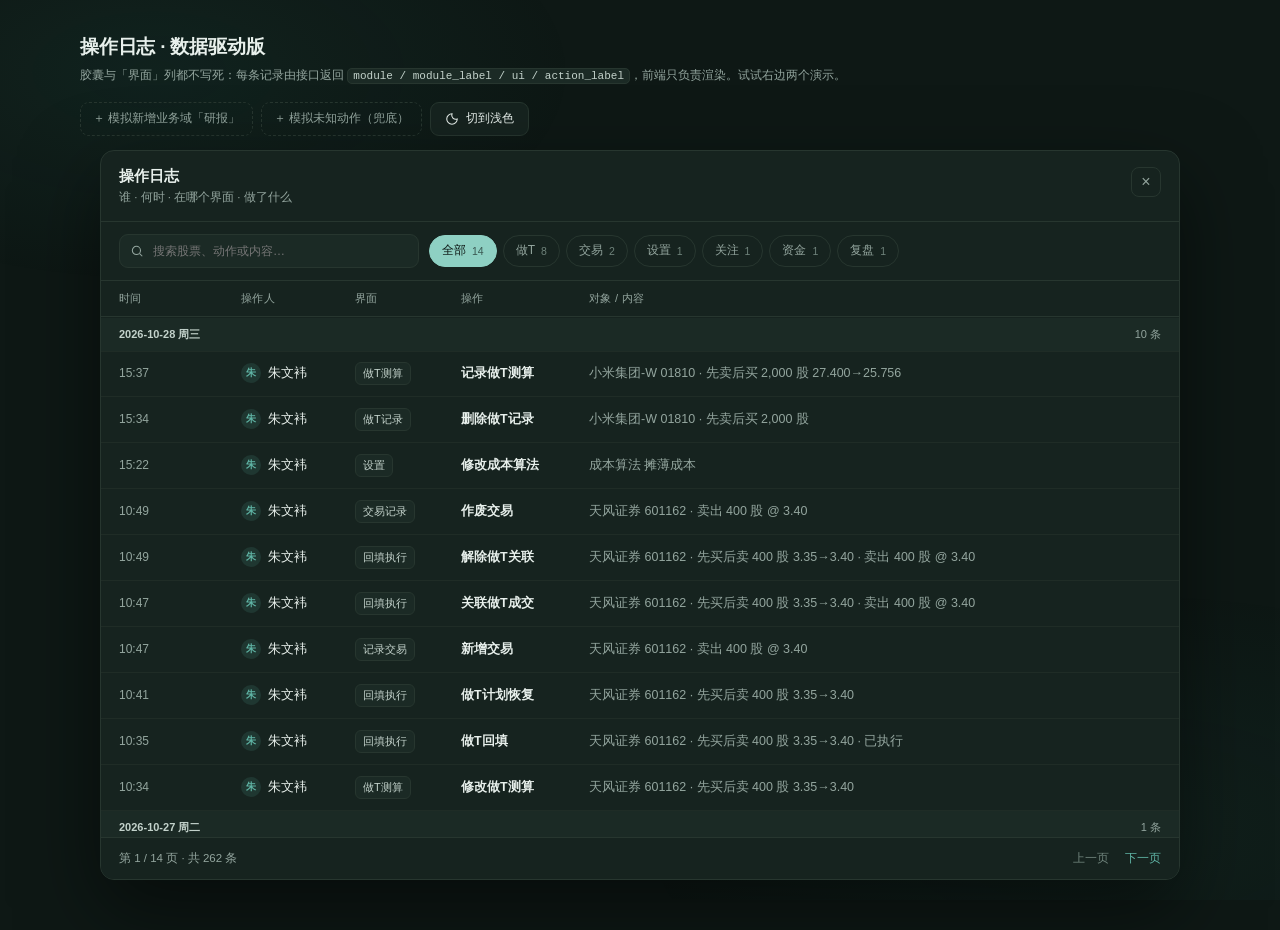
<file: docs/prototypes/audit-redesign-v2.html>
<!doctype html>
<html lang="zh-CN">
<head>
<meta charset="utf-8">
<meta name="viewport" content="width=device-width,initial-scale=1">
<title>操作日志 · 数据驱动原型</title>
<style>
  :root{
    --bg:#eef1ec; --panel:#ffffff; --ink:#1e2b26; --ink-soft:#3d4b45; --muted:#6d7b75; --muted-2:#95a09a;
    --line:#e6e9e3; --row-line:#eef1ec; --teal:#2a7d6f; --teal-soft:#e7f2ee; --teal-deep:#0f3d35;
    --surface-2:#f4f7f3; --danger:#c0392b; --shadow:0 30px 80px rgba(10,30,24,.25);
  }
  .stage.dark{
    --bg:#0e1815; --panel:#16231f; --ink:#e8f0ec; --ink-soft:#c3d2cb; --muted:#93a59e; --muted-2:#6f837b;
    --line:#27362f; --row-line:#1f2c26; --teal:#5fb3a4; --teal-soft:rgba(95,179,164,.14); --teal-deep:#8ed0c3;
    --surface-2:#1b2a25; --danger:#e07a6e; --shadow:0 30px 80px rgba(0,0,0,.5);
  }
  *{box-sizing:border-box}
  body{margin:0;font-family:-apple-system,BlinkMacSystemFont,"Segoe UI","PingFang SC","Microsoft YaHei",sans-serif}
  .stage{min-height:100vh;background:var(--bg);color:var(--ink);padding:34px 24px 50px;position:relative;transition:background .2s,color .2s}
  .stage::before{content:"";position:fixed;inset:0;background:
    radial-gradient(600px 300px at 12% 8%, rgba(42,125,111,.10), transparent 70%),
    radial-gradient(700px 340px at 88% 92%, rgba(42,125,111,.08), transparent 70%);pointer-events:none}
  .topline{max-width:1120px;margin:0 auto 14px;display:flex;align-items:flex-end;justify-content:space-between;gap:16px;position:relative;z-index:2;flex-wrap:wrap}
  .topline h1{font-size:19px;margin:0 0 5px;letter-spacing:-.2px}
  .topline p{margin:0;font-size:12px;color:var(--muted);line-height:1.7}
  .topline code{font-size:11px;background:var(--surface-2);border:1px solid var(--line);border-radius:5px;padding:1px 5px;color:var(--ink-soft)}
  .actions{display:flex;gap:8px;flex-wrap:wrap;align-items:center}
  .ghost{height:34px;padding:0 12px;border-radius:9px;border:1px dashed var(--line);background:transparent;color:var(--muted);font-size:11.5px;cursor:pointer;font-family:inherit;display:inline-flex;align-items:center;gap:6px}
  .ghost:hover{border-color:var(--teal);color:var(--teal)}
  .theme-btn{height:34px;padding:0 14px;border-radius:9px;border:1px solid var(--line);background:var(--panel);color:var(--ink);font-size:12px;cursor:pointer;display:inline-flex;align-items:center;gap:7px;flex:none;font-family:inherit}
  .theme-btn svg{width:14px;height:14px;stroke:currentColor;fill:none;stroke-width:1.8}

  .modal{max-width:1080px;margin:0 auto;background:var(--panel);border:1px solid var(--line);border-radius:14px;box-shadow:var(--shadow);overflow:hidden;position:relative;z-index:2;display:flex;flex-direction:column;max-height:calc(100vh - 170px);min-height:560px}
  .modal-head{display:flex;align-items:flex-start;justify-content:space-between;padding:16px 18px;border-bottom:1px solid var(--line)}
  .modal-head h2{margin:0;font-size:15px;font-weight:600}
  .modal-head p{margin:4px 0 0;font-size:11.5px;color:var(--muted)}
  .close{width:30px;height:30px;border-radius:8px;border:1px solid var(--line);background:transparent;color:var(--muted);font-size:16px;line-height:1;cursor:pointer}

  .toolbar{display:flex;align-items:center;gap:10px;padding:12px 18px;border-bottom:1px solid var(--line);background:var(--panel);flex-wrap:wrap}
  .search{flex:1;min-width:180px;max-width:300px;height:34px;border:1px solid var(--line);border-radius:9px;display:flex;align-items:center;gap:7px;padding:0 10px;background:var(--surface-2);color:var(--muted)}
  .search input{border:0;background:transparent;outline:none;color:var(--ink);font-size:12px;width:100%;font-family:inherit}
  .search svg{width:14px;height:14px;stroke:var(--muted);fill:none;stroke-width:1.8;flex:none}
  .chips{display:flex;gap:6px;flex-wrap:wrap}
  .chip{height:32px;padding:0 12px;border-radius:999px;border:1px solid var(--line);background:transparent;color:var(--muted);font-size:12px;cursor:pointer;font-family:inherit;display:inline-flex;align-items:center;gap:6px}
  .chip i{font-style:normal;font-size:10.5px;color:var(--muted-2)}
  .chip.on{background:var(--teal-deep);border-color:var(--teal-deep);color:var(--panel)}
  .stage.dark .chip.on{color:#0e1815}
  .chip.on i{color:inherit;opacity:.65}
  .chip.new{animation:pop .5s ease}
  @keyframes pop{0%{transform:scale(.85);opacity:0}100%{transform:scale(1);opacity:1}}

  .log-scroll{overflow-y:auto;flex:1;min-height:0}
  .thead{display:grid;grid-template-columns:112px 104px 96px 118px minmax(0,1fr);gap:10px;padding:10px 18px;position:sticky;top:0;z-index:3;background:var(--panel);border-bottom:1px solid var(--line);font-size:11px;color:var(--muted);font-weight:500;letter-spacing:.3px}
  .day{padding:9px 18px;background:var(--surface-2);border-bottom:1px solid var(--row-line);font-size:11px;color:var(--muted);display:flex;justify-content:space-between;gap:10px;position:sticky;top:37px;z-index:2}
  .day b{color:var(--ink-soft);font-weight:600}
  .row{border-bottom:1px solid var(--row-line);cursor:pointer}
  .row-main{display:grid;grid-template-columns:112px 104px 96px 118px minmax(0,1fr);gap:10px;align-items:center;padding:11px 18px;font-size:12.5px}
  .row:hover .row-main{background:var(--surface-2)}
  .time{font-variant-numeric:tabular-nums;color:var(--muted);font-size:12px;white-space:nowrap}
  .actor{display:flex;align-items:center;gap:7px;min-width:0}
  .avatar{width:20px;height:20px;border-radius:50%;background:var(--teal-soft);color:var(--teal);display:grid;place-items:center;font-size:10px;font-weight:700;flex:none}
  .actor span{overflow:hidden;text-overflow:ellipsis;white-space:nowrap}
  .ui{font-size:11px;color:var(--ink-soft);background:var(--surface-2);border:1px solid var(--line);border-radius:6px;padding:3px 7px;white-space:nowrap;justify-self:start}
  .ui.unknown{color:var(--muted-2);border-style:dashed}
  .action{font-weight:600;color:var(--ink);white-space:nowrap;overflow:hidden;text-overflow:ellipsis}
  .action.unknown{font-weight:500;font-family:ui-monospace,Menlo,Consolas,monospace;color:var(--muted)}
  .detail{color:var(--muted);overflow:hidden;text-overflow:ellipsis;white-space:nowrap;min-width:0}
  .row.open .row-main{background:var(--teal-soft)}
  .row-detail{display:none;padding:2px 18px 14px 18px;background:var(--surface-2);border-top:1px dashed var(--line)}
  .row.open .row-detail{display:block}
  .kv{display:grid;grid-template-columns:repeat(4,minmax(0,1fr));gap:10px 16px;padding-top:10px}
  .kv div{min-width:0}
  .kv span{display:block;font-size:10.5px;color:var(--muted-2)}
  .kv strong{display:block;margin-top:3px;font-size:12px;font-weight:600;color:var(--ink);font-variant-numeric:tabular-nums;overflow:hidden;text-overflow:ellipsis;white-space:nowrap}
  .row-meta{margin-top:10px;font-size:10.5px;color:var(--muted-2);display:flex;gap:14px;flex-wrap:wrap}
  .empty{padding:40px 18px;text-align:center;color:var(--muted);font-size:12px}

  .modal-foot{display:flex;align-items:center;justify-content:space-between;padding:12px 18px;border-top:1px solid var(--line);font-size:11.5px;color:var(--muted);background:var(--panel)}
  .pager{display:flex;align-items:center;gap:16px}
  .pager button{border:0;background:transparent;color:var(--teal);font-size:12px;cursor:pointer;font-family:inherit;padding:0}
  .pager button:disabled{color:var(--muted-2);cursor:default}
  .pager span{font-variant-numeric:tabular-nums}

  @media(max-width:820px){
    .stage{padding:18px 10px 30px}
    .topline{padding:0 4px}
    .topline .actions{width:100%}
    .modal{max-height:calc(100vh - 130px);min-height:520px}
    .thead{grid-template-columns:88px 90px minmax(0,1fr);font-size:10.5px}
    .thead .th-actor,.thead .th-ui{display:none}
    .row-main{grid-template-columns:88px 90px minmax(0,1fr);gap:8px;padding:10px 14px}
    .row-main .actor,.row-main .ui{display:none}
    .day{top:34px;padding:8px 14px}
    .row-detail{padding:2px 14px 12px}
    .kv{grid-template-columns:repeat(2,minmax(0,1fr))}
    .toolbar{padding:10px 14px}
  }
</style>
</head>
<body>
<div class="stage dark" id="stage">
  <div class="topline">
    <div>
      <h1>操作日志 · 数据驱动版</h1>
      <p>胶囊与「界面」列都不写死：每条记录由接口返回 <code>module / module_label / ui / action_label</code>，前端只负责渲染。试试右边两个演示。</p>
    </div>
    <div class="actions">
      <button class="ghost" id="addModule">＋ 模拟新增业务域「研报」</button>
      <button class="ghost" id="addUnknown">＋ 模拟未知动作（兜底）</button>
      <button class="theme-btn" id="themeBtn"><svg viewBox="0 0 24 24"><path d="M12 3a9 9 0 1 0 9 9 7 7 0 0 1-9-9z"/></svg><span>切到浅色</span></button>
    </div>
  </div>

  <section class="modal" role="dialog" aria-modal="true">
    <div class="modal-head">
      <div><h2>操作日志</h2><p>谁 · 何时 · 在哪个界面 · 做了什么</p></div>
      <button class="close" aria-label="关闭">×</button>
    </div>

    <div class="toolbar">
      <label class="search"><svg viewBox="0 0 24 24"><circle cx="11" cy="11" r="7"/><path d="M16.5 16.5L21 21"/></svg><input id="q" placeholder="搜索股票、动作或内容…"></label>
      <div class="chips" id="chips"></div>
    </div>

    <div class="log-scroll" id="logScroll">
      <div class="thead"><span>时间</span><span class="th-actor">操作人</span><span class="th-ui">界面</span><span>操作</span><span>对象 / 内容</span></div>
      <div id="rows"></div>
    </div>

    <div class="modal-foot">
      <div>第 <span id="pageNow">1</span> / 14 页 · 共 <span id="totalCount">262</span> 条</div>
      <div class="pager"><button disabled>上一页</button><button>下一页</button></div>
    </div>
  </section>
</div>

<script>
  /* 接口返回结构示例：每条记录自带 module / module_label / ui / action_label。
     前端没有业务域枚举；新增页面只要服务端注册动作元数据即可。 */
  const logs = [
    { date:'2026-10-28', time:'15:37', actor:'朱文袆', mid:'tplan', mlabel:'做T', ui:'做T测算', action:'记录做T测算', detail:'小米集团-W 01810 · 先卖后买 2,000 股 27.400→25.756', meta:{ '股票':'小米集团-W 01810', '方向':'先卖后买', '数量':'2,000 股', '价格区间':'27.400 → 25.756' }, extra:'记录编号 #312' },
    { date:'2026-10-28', time:'15:34', actor:'朱文袆', mid:'tplan', mlabel:'做T', ui:'做T记录', action:'删除做T记录', detail:'小米集团-W 01810 · 先卖后买 2,000 股', meta:{ '股票':'小米集团-W 01810', '方向':'先卖后买', '数量':'2,000 股', '记录编号':'#311' }, extra:'删除后不可恢复' },
    { date:'2026-10-28', time:'15:22', actor:'朱文袆', mid:'settings', mlabel:'设置', ui:'设置', action:'修改成本算法', detail:'成本算法 摊薄成本', meta:{ '设置项':'成本算法', '修改为':'摊薄成本', '影响':'持仓成本与已实现盈亏重算', '成交记录':'不变' }, extra:'' },
    { date:'2026-10-28', time:'10:49', actor:'朱文袆', mid:'trade', mlabel:'交易', ui:'交易记录', action:'作废交易', detail:'天风证券 601162 · 卖出 400 股 @ 3.40', meta:{ '股票':'天风证券 601162', '方向':'卖出', '数量':'400 股', '单价':'¥3.400' }, extra:'成交编号 #17 · 作废后不计入持仓' },
    { date:'2026-10-28', time:'10:49', actor:'朱文袆', mid:'tplan', mlabel:'做T', ui:'回填执行', action:'解除做T关联', detail:'天风证券 601162 · 先买后卖 400 股 3.35→3.40 · 卖出 400 股 @ 3.40', meta:{ '股票':'天风证券 601162', '计划':'先买后卖 400 股', '关联成交':'卖出 400 股 @ ¥3.400', '结果':'计划退回进行中' }, extra:'成交记录保留' },
    { date:'2026-10-28', time:'10:47', actor:'朱文袆', mid:'tplan', mlabel:'做T', ui:'回填执行', action:'关联做T成交', detail:'天风证券 601162 · 先买后卖 400 股 3.35→3.40 · 卖出 400 股 @ 3.40', meta:{ '股票':'天风证券 601162', '计划':'先买后卖 400 股', '关联成交':'卖出 400 股 @ ¥3.400', '结果':'两笔关联齐，计划已完成' }, extra:'' },
    { date:'2026-10-28', time:'10:47', actor:'朱文袆', mid:'trade', mlabel:'交易', ui:'记录交易', action:'新增交易', detail:'天风证券 601162 · 卖出 400 股 @ 3.40', meta:{ '股票':'天风证券 601162', '方向':'卖出', '数量':'400 股', '单价':'¥3.400' }, extra:'成交编号 #17' },
    { date:'2026-10-28', time:'10:41', actor:'朱文袆', mid:'tplan', mlabel:'做T', ui:'回填执行', action:'做T计划恢复', detail:'天风证券 601162 · 先买后卖 400 股 3.35→3.40', meta:{ '股票':'天风证券 601162', '计划':'先买后卖 400 股', '原因':'关联解除', '结果':'退回进行中' }, extra:'' },
    { date:'2026-10-28', time:'10:35', actor:'朱文袆', mid:'tplan', mlabel:'做T', ui:'回填执行', action:'做T回填', detail:'天风证券 601162 · 先买后卖 400 股 3.35→3.40 · 已执行', meta:{ '股票':'天风证券 601162', '计划':'先买后卖 400 股', '结果':'已执行', '实际成交价':'¥3.400' }, extra:'历史回填记录' },
    { date:'2026-10-28', time:'10:34', actor:'朱文袆', mid:'tplan', mlabel:'做T', ui:'做T测算', action:'修改做T测算', detail:'天风证券 601162 · 先买后卖 400 股 3.35→3.40', meta:{ '股票':'天风证券 601162', '方向':'先买后卖', '数量':'400 股', '目标':'3.400' }, extra:'' },
    { date:'2026-10-27', time:'15:25', actor:'朱文袆', mid:'tplan', mlabel:'做T', ui:'回填执行', action:'关联做T成交', detail:'天风证券 601162 · 先买后卖 400 股 3.35→3.40 · 买入 400 股 @ 3.35', meta:{ '股票':'天风证券 601162', '计划':'先买后卖 400 股', '关联成交':'买入 400 股 @ ¥3.350', '结果':'仍待卖出成交' }, extra:'' },
    { date:'2026-10-26', time:'13:13', actor:'朱文袆', mid:'watch', mlabel:'关注', ui:'建仓跟踪', action:'修改关注', detail:'腾讯控股 00700 · 目标价 300.000', meta:{ '股票':'腾讯控股 00700', '目标价':'HK$300.000', '状态':'关注中', '跟进':'—' }, extra:'' },
    { date:'2026-10-25', time:'09:12', actor:'朱文袆', mid:'cash', mlabel:'资金', ui:'资金账户', action:'入金', detail:'人民币 10,000.000', meta:{ '币种':'人民币', '类型':'入金', '金额':'¥10,000.000', '备注':'—' }, extra:'' },
    { date:'2026-10-24', time:'16:40', actor:'朱文袆', mid:'review', mlabel:'复盘', ui:'复盘总结', action:'新增复盘', detail:'小米集团-W 01810 · 关于小米股价预期及后续发展思考…', meta:{ '股票':'小米集团-W 01810', '周期':'终身', '字数':'842 字', '摘要':'关于小米股价预期及后续发展思考…' }, extra:'' },
  ];

  let activeModule = '';
  let keyword = '';
  let total = 262;
  let currentPage = 1;
  const esc = s => String(s).replace(/[&<>"]/g, ch => ({ '&':'&amp;', '<':'&lt;', '>':'&gt;', '"':'&quot;' }[ch]));

  const chips = document.getElementById('chips');
  const rowsBox = document.getElementById('rows');
  const q = document.getElementById('q');

  function visible() {
    const kw = keyword.trim().toLowerCase();
    return logs.filter(l => (!activeModule || l.mid === activeModule) && (!kw || [l.actor, l.ui, l.action, l.detail].join(' ').toLowerCase().includes(kw)));
  }

  function modules() {
    /* 数据驱动：按记录里出现的业务域去重生成，出现顺序 = 条数降序、同数按最新出现 */
    const map = new Map();
    logs.forEach(l => {
      if (!map.has(l.mid)) map.set(l.mid, { id:l.mid, label:l.mlabel, count:0 });
      map.get(l.mid).count += 1;
    });
    return [...map.values()].sort((a, b) => b.count - a.count);
  }

  function drawChips(newId) {
    const list = [{ id:'', label:'全部', count: logs.length }, ...modules()];
    chips.innerHTML = list.map(m => {
      const cls = `chip${m.id === activeModule ? ' on' : ''}${newId && m.id === newId ? ' new' : ''}`;
      return `<button class="${cls}" data-m="${m.id}">${esc(m.label)} <i>${m.count}</i></button>`;
    }).join('');
  }

  function drawRows() {
    const list = visible();
    if (!list.length) { rowsBox.innerHTML = '<div class="empty">没有符合条件的操作记录。</div>'; return; }
    const groups = [];
    list.forEach(item => {
      let g = groups.find(x => x.date === item.date);
      if (!g) { g = { date: item.date, items: [] }; groups.push(g); }
      g.items.push(item);
    });
    rowsBox.innerHTML = groups.map(g => {
      const weekday = ['周日','周一','周二','周三','周四','周五','周六'][new Date(g.date + 'T00:00:00').getDay()];
      return `<div class="day"><b>${g.date} ${weekday}</b><span>${g.items.length} 条</span></div>` + g.items.map(l => {
        const meta = Object.entries(l.meta).map(([k, v]) => `<div><span>${esc(k)}</span><strong>${esc(v)}</strong></div>`).join('');
        const unknown = l.mid === 'other';
        return `<div class="row"><div class="row-main"><span class="time">${l.time}</span><span class="actor"><span class="avatar">${esc(l.actor.slice(0,1))}</span><span>${esc(l.actor)}</span></span><span class="ui${unknown ? ' unknown' : ''}">${esc(l.ui)}</span><span class="action${unknown ? ' unknown' : ''}">${esc(l.action)}</span><span class="detail">${esc(l.detail)}</span></div><div class="row-detail"><div class="kv">${meta}</div><div class="row-meta">${l.extra ? `<span>${esc(l.extra)}</span>` : ''}<span>操作人 ${esc(l.actor)}</span><span>${g.date} ${l.time}</span></div></div></div>`;
      }).join('');
    }).join('');
  }

  chips.addEventListener('click', e => {
    const chip = e.target.closest('.chip');
    if (!chip) return;
    activeModule = chip.dataset.m;
    drawChips(); drawRows();
  });
  q.addEventListener('input', () => { keyword = q.value; drawRows(); });
  rowsBox.addEventListener('click', e => { const row = e.target.closest('.row'); if (row) row.classList.toggle('open'); });

  document.getElementById('addModule').addEventListener('click', () => {
    logs.unshift({
      date:'2026-10-28', time:'16:02', actor:'朱文袆', mid:'research', mlabel:'研报', ui:'研究报告',
      action:'新增研报', detail:'宁德时代 300750 · 储能订单与海外产能跟踪',
      meta:{ '股票':'宁德时代 300750', '类型':'研报', '标签':'储能', '来源':'手动录入' }, extra:'演示：新业务域自动出现在胶囊里，前端零改动'
    });
    total += 1;
    document.getElementById('totalCount').textContent = total;
    activeModule = '';
    drawChips('research'); drawRows();
  });

  document.getElementById('addUnknown').addEventListener('click', () => {
    logs.unshift({
      date:'2026-10-28', time:'16:05', actor:'朱文袆', mid:'other', mlabel:'其他', ui:'未登记界面',
      action:'portfolio_export', detail:'导出持仓 CSV · 未知动作按原始名兜底展示',
      meta:{ '动作标识':'portfolio_export', '模块':'未登记', '界面':'未登记', '兜底':'显示原始动作名' }, extra:'演示：服务端尚未注册元数据时，前端不崩、不丢记录'
    });
    total += 1;
    document.getElementById('totalCount').textContent = total;
    activeModule = '';
    drawChips('other'); drawRows();
  });

  document.getElementById('themeBtn').addEventListener('click', () => {
    const stage = document.getElementById('stage');
    stage.classList.toggle('dark');
    document.querySelector('#themeBtn span').textContent = stage.classList.contains('dark') ? '切到浅色' : '切到深色';
  });

  drawChips();
  drawRows();
</script>
</body>
</html>
</file>
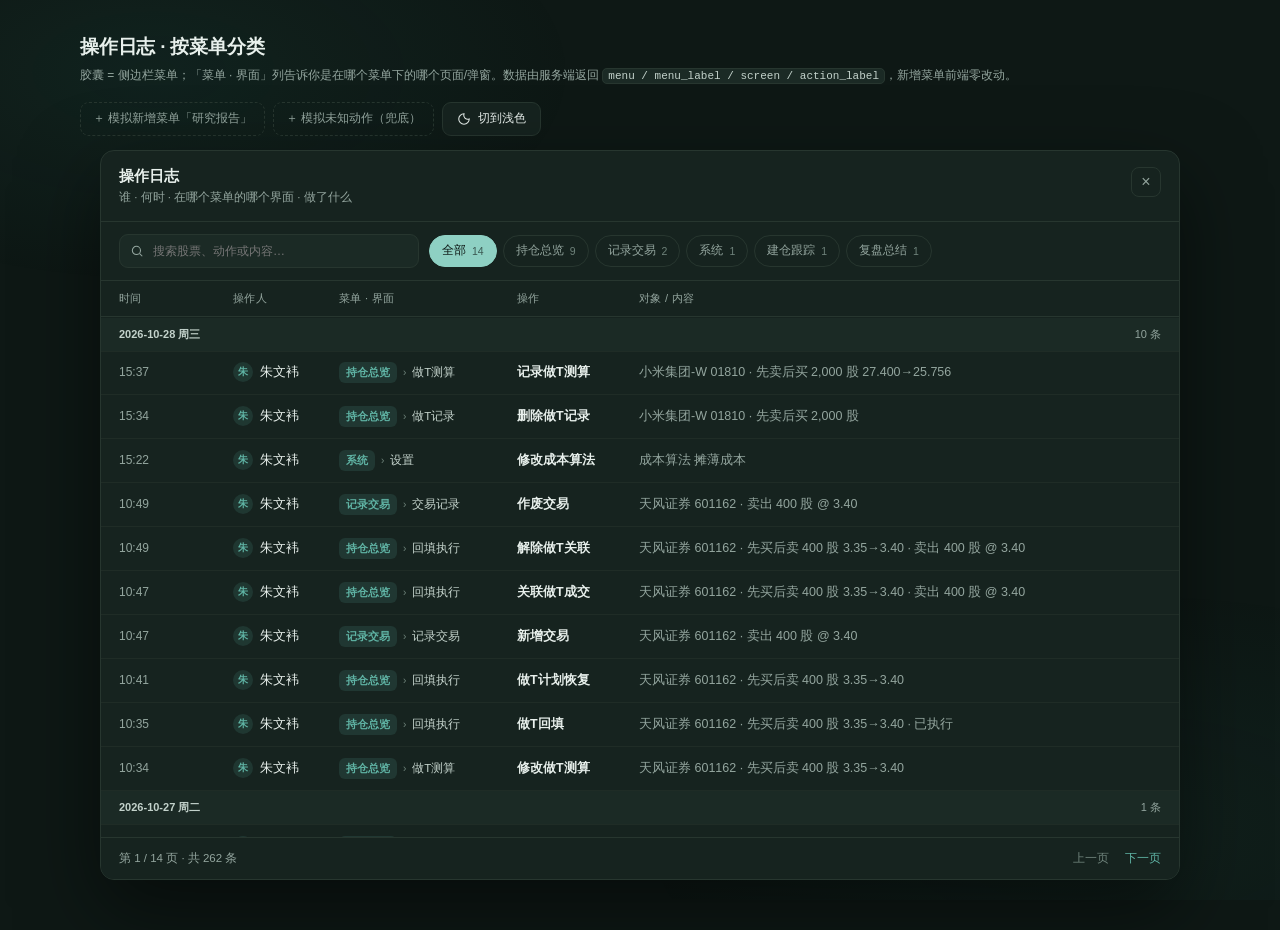
<file: docs/prototypes/audit-redesign-v3.html>
<!doctype html>
<html lang="zh-CN">
<head>
<meta charset="utf-8">
<meta name="viewport" content="width=device-width,initial-scale=1">
<title>操作日志 · 按菜单分类原型</title>
<style>
  :root{
    --bg:#eef1ec; --panel:#ffffff; --ink:#1e2b26; --ink-soft:#3d4b45; --muted:#6d7b75; --muted-2:#95a09a;
    --line:#e6e9e3; --row-line:#eef1ec; --teal:#2a7d6f; --teal-soft:#e7f2ee; --teal-deep:#0f3d35;
    --surface-2:#f4f7f3; --danger:#c0392b; --shadow:0 30px 80px rgba(10,30,24,.25);
  }
  .stage.dark{
    --bg:#0e1815; --panel:#16231f; --ink:#e8f0ec; --ink-soft:#c3d2cb; --muted:#93a59e; --muted-2:#6f837b;
    --line:#27362f; --row-line:#1f2c26; --teal:#5fb3a4; --teal-soft:rgba(95,179,164,.14); --teal-deep:#8ed0c3;
    --surface-2:#1b2a25; --danger:#e07a6e; --shadow:0 30px 80px rgba(0,0,0,.5);
  }
  *{box-sizing:border-box}
  body{margin:0;font-family:-apple-system,BlinkMacSystemFont,"Segoe UI","PingFang SC","Microsoft YaHei",sans-serif}
  .stage{min-height:100vh;background:var(--bg);color:var(--ink);padding:34px 24px 50px;position:relative;transition:background .2s,color .2s}
  .stage::before{content:"";position:fixed;inset:0;background:
    radial-gradient(600px 300px at 12% 8%, rgba(42,125,111,.10), transparent 70%),
    radial-gradient(700px 340px at 88% 92%, rgba(42,125,111,.08), transparent 70%);pointer-events:none}
  .topline{max-width:1120px;margin:0 auto 14px;display:flex;align-items:flex-end;justify-content:space-between;gap:16px;position:relative;z-index:2;flex-wrap:wrap}
  .topline h1{font-size:19px;margin:0 0 5px;letter-spacing:-.2px}
  .topline p{margin:0;font-size:12px;color:var(--muted);line-height:1.7}
  .topline code{font-size:11px;background:var(--surface-2);border:1px solid var(--line);border-radius:5px;padding:1px 5px;color:var(--ink-soft)}
  .actions{display:flex;gap:8px;flex-wrap:wrap;align-items:center}
  .ghost{height:34px;padding:0 12px;border-radius:9px;border:1px dashed var(--line);background:transparent;color:var(--muted);font-size:11.5px;cursor:pointer;font-family:inherit;display:inline-flex;align-items:center;gap:6px}
  .ghost:hover{border-color:var(--teal);color:var(--teal)}
  .theme-btn{height:34px;padding:0 14px;border-radius:9px;border:1px solid var(--line);background:var(--panel);color:var(--ink);font-size:12px;cursor:pointer;display:inline-flex;align-items:center;gap:7px;flex:none;font-family:inherit}
  .theme-btn svg{width:14px;height:14px;stroke:currentColor;fill:none;stroke-width:1.8}

  .modal{max-width:1080px;margin:0 auto;background:var(--panel);border:1px solid var(--line);border-radius:14px;box-shadow:var(--shadow);overflow:hidden;position:relative;z-index:2;display:flex;flex-direction:column;max-height:calc(100vh - 170px);min-height:560px}
  .modal-head{display:flex;align-items:flex-start;justify-content:space-between;padding:16px 18px;border-bottom:1px solid var(--line)}
  .modal-head h2{margin:0;font-size:15px;font-weight:600}
  .modal-head p{margin:4px 0 0;font-size:11.5px;color:var(--muted)}
  .close{width:30px;height:30px;border-radius:8px;border:1px solid var(--line);background:transparent;color:var(--muted);font-size:16px;line-height:1;cursor:pointer}

  .toolbar{display:flex;align-items:center;gap:10px;padding:12px 18px;border-bottom:1px solid var(--line);background:var(--panel);flex-wrap:wrap}
  .search{flex:1;min-width:180px;max-width:300px;height:34px;border:1px solid var(--line);border-radius:9px;display:flex;align-items:center;gap:7px;padding:0 10px;background:var(--surface-2);color:var(--muted)}
  .search input{border:0;background:transparent;outline:none;color:var(--ink);font-size:12px;width:100%;font-family:inherit}
  .search svg{width:14px;height:14px;stroke:var(--muted);fill:none;stroke-width:1.8;flex:none}
  .chips{display:flex;gap:6px;flex-wrap:wrap}
  .chip{height:32px;padding:0 12px;border-radius:999px;border:1px solid var(--line);background:transparent;color:var(--muted);font-size:12px;cursor:pointer;font-family:inherit;display:inline-flex;align-items:center;gap:6px}
  .chip i{font-style:normal;font-size:10.5px;color:var(--muted-2)}
  .chip.on{background:var(--teal-deep);border-color:var(--teal-deep);color:var(--panel)}
  .stage.dark .chip.on{color:#0e1815}
  .chip.on i{color:inherit;opacity:.65}
  .chip.new{animation:pop .5s ease}
  @keyframes pop{0%{transform:scale(.85);opacity:0}100%{transform:scale(1);opacity:1}}

  .log-scroll{overflow-y:auto;flex:1;min-height:0}
  .thead{display:grid;grid-template-columns:104px 96px 168px 112px minmax(0,1fr);gap:10px;padding:10px 18px;position:sticky;top:0;z-index:3;background:var(--panel);border-bottom:1px solid var(--line);font-size:11px;color:var(--muted);font-weight:500;letter-spacing:.3px}
  .day{padding:9px 18px;background:var(--surface-2);border-bottom:1px solid var(--row-line);font-size:11px;color:var(--muted);display:flex;justify-content:space-between;gap:10px;position:sticky;top:37px;z-index:2}
  .day b{color:var(--ink-soft);font-weight:600}
  .row{border-bottom:1px solid var(--row-line);cursor:pointer}
  .row-main{display:grid;grid-template-columns:104px 96px 168px 112px minmax(0,1fr);gap:10px;align-items:center;padding:11px 18px;font-size:12.5px}
  .row:hover .row-main{background:var(--surface-2)}
  .time{font-variant-numeric:tabular-nums;color:var(--muted);font-size:12px;white-space:nowrap}
  .actor{display:flex;align-items:center;gap:7px;min-width:0}
  .avatar{width:20px;height:20px;border-radius:50%;background:var(--teal-soft);color:var(--teal);display:grid;place-items:center;font-size:10px;font-weight:700;flex:none}
  .actor span{overflow:hidden;text-overflow:ellipsis;white-space:nowrap}
  .where{display:flex;align-items:center;gap:6px;min-width:0;white-space:nowrap}
  .menu-tag{font-size:11px;font-weight:600;color:var(--teal);background:var(--teal-soft);border-radius:6px;padding:3px 7px;flex:none}
  .where .sep{color:var(--muted-2);font-size:10px}
  .where .screen{color:var(--ink-soft);font-size:11.5px;overflow:hidden;text-overflow:ellipsis}
  .where.unknown .menu-tag{color:var(--muted);background:var(--surface-2);border:1px dashed var(--line)}
  .action{font-weight:600;color:var(--ink);white-space:nowrap;overflow:hidden;text-overflow:ellipsis}
  .action.unknown{font-weight:500;font-family:ui-monospace,Menlo,Consolas,monospace;color:var(--muted)}
  .detail{color:var(--muted);overflow:hidden;text-overflow:ellipsis;white-space:nowrap;min-width:0}
  .row.open .row-main{background:var(--teal-soft)}
  .row-detail{display:none;padding:2px 18px 14px 18px;background:var(--surface-2);border-top:1px dashed var(--line)}
  .row.open .row-detail{display:block}
  .kv{display:grid;grid-template-columns:repeat(4,minmax(0,1fr));gap:10px 16px;padding-top:10px}
  .kv div{min-width:0}
  .kv span{display:block;font-size:10.5px;color:var(--muted-2)}
  .kv strong{display:block;margin-top:3px;font-size:12px;font-weight:600;color:var(--ink);font-variant-numeric:tabular-nums;overflow:hidden;text-overflow:ellipsis;white-space:nowrap}
  .row-meta{margin-top:10px;font-size:10.5px;color:var(--muted-2);display:flex;gap:14px;flex-wrap:wrap}
  .empty{padding:40px 18px;text-align:center;color:var(--muted);font-size:12px}

  .modal-foot{display:flex;align-items:center;justify-content:space-between;padding:12px 18px;border-top:1px solid var(--line);font-size:11.5px;color:var(--muted);background:var(--panel)}
  .pager{display:flex;align-items:center;gap:16px}
  .pager button{border:0;background:transparent;color:var(--teal);font-size:12px;cursor:pointer;font-family:inherit;padding:0}
  .pager button:disabled{color:var(--muted-2);cursor:default}
  .pager span{font-variant-numeric:tabular-nums}

  @media(max-width:860px){
    .stage{padding:18px 10px 30px}
    .topline{padding:0 4px}
    .topline .actions{width:100%}
    .modal{max-height:calc(100vh - 130px);min-height:520px}
    .thead{grid-template-columns:78px minmax(0,1fr) 96px;font-size:10.5px}
    .thead .th-actor,.thead .th-detail{display:none}
    .row-main{grid-template-columns:70px minmax(0,1fr) 96px;gap:8px;padding:10px 14px;align-items:start}
    .row-main .actor,.row-main .detail{display:none}
    .where{flex-wrap:wrap;white-space:normal;gap:4px 6px}
    .action{white-space:normal;line-height:1.5}
    .day{top:34px;padding:8px 14px}
    .row-detail{padding:2px 14px 12px}
    .kv{grid-template-columns:repeat(2,minmax(0,1fr))}
    .toolbar{padding:10px 14px}
  }
</style>
</head>
<body>
<div class="stage dark" id="stage">
  <div class="topline">
    <div>
      <h1>操作日志 · 按菜单分类</h1>
      <p>胶囊 = 侧边栏菜单；「菜单 · 界面」列告诉你是在哪个菜单下的哪个页面/弹窗。数据由服务端返回 <code>menu / menu_label / screen / action_label</code>，新增菜单前端零改动。</p>
    </div>
    <div class="actions">
      <button class="ghost" id="addModule">＋ 模拟新增菜单「研究报告」</button>
      <button class="ghost" id="addUnknown">＋ 模拟未知动作（兜底）</button>
      <button class="theme-btn" id="themeBtn"><svg viewBox="0 0 24 24"><path d="M12 3a9 9 0 1 0 9 9 7 7 0 0 1-9-9z"/></svg><span>切到浅色</span></button>
    </div>
  </div>

  <section class="modal" role="dialog" aria-modal="true">
    <div class="modal-head">
      <div><h2>操作日志</h2><p>谁 · 何时 · 在哪个菜单的哪个界面 · 做了什么</p></div>
      <button class="close" aria-label="关闭">×</button>
    </div>

    <div class="toolbar">
      <label class="search"><svg viewBox="0 0 24 24"><circle cx="11" cy="11" r="7"/><path d="M16.5 16.5L21 21"/></svg><input id="q" placeholder="搜索股票、动作或内容…"></label>
      <div class="chips" id="chips"></div>
    </div>

    <div class="log-scroll" id="logScroll">
      <div class="thead"><span>时间</span><span class="th-actor">操作人</span><span>菜单 · 界面</span><span>操作</span><span class="th-detail">对象 / 内容</span></div>
      <div id="rows"></div>
    </div>

    <div class="modal-foot">
      <div>第 <span>1</span> / 14 页 · 共 <span id="totalCount">262</span> 条</div>
      <div class="pager"><button disabled>上一页</button><button>下一页</button></div>
    </div>
  </section>
</div>

<script>
  /* 服务端返回：每条记录自带 menu / menu_label / screen / action_label。
     胶囊由 menu 去重生成；没有写操作的菜单（如盈亏看板）不会出现。 */
  const logs = [
    { date:'2026-10-28', time:'15:37', actor:'朱文袆', menu:'overview', mlabel:'持仓总览', screen:'做T测算', action:'记录做T测算', detail:'小米集团-W 01810 · 先卖后买 2,000 股 27.400→25.756', meta:{ '股票':'小米集团-W 01810', '方向':'先卖后买', '数量':'2,000 股', '价格区间':'27.400 → 25.756' }, extra:'记录编号 #312' },
    { date:'2026-10-28', time:'15:34', actor:'朱文袆', menu:'overview', mlabel:'持仓总览', screen:'做T记录', action:'删除做T记录', detail:'小米集团-W 01810 · 先卖后买 2,000 股', meta:{ '股票':'小米集团-W 01810', '方向':'先卖后买', '数量':'2,000 股', '记录编号':'#311' }, extra:'删除后不可恢复' },
    { date:'2026-10-28', time:'15:22', actor:'朱文袆', menu:'system', mlabel:'系统', screen:'设置', action:'修改成本算法', detail:'成本算法 摊薄成本', meta:{ '设置项':'成本算法', '修改为':'摊薄成本', '影响':'持仓成本与已实现盈亏重算', '成交记录':'不变' }, extra:'' },
    { date:'2026-10-28', time:'10:49', actor:'朱文袆', menu:'trade', mlabel:'记录交易', screen:'交易记录', action:'作废交易', detail:'天风证券 601162 · 卖出 400 股 @ 3.40', meta:{ '股票':'天风证券 601162', '方向':'卖出', '数量':'400 股', '单价':'¥3.400' }, extra:'成交编号 #17 · 作废后不计入持仓' },
    { date:'2026-10-28', time:'10:49', actor:'朱文袆', menu:'overview', mlabel:'持仓总览', screen:'回填执行', action:'解除做T关联', detail:'天风证券 601162 · 先买后卖 400 股 3.35→3.40 · 卖出 400 股 @ 3.40', meta:{ '股票':'天风证券 601162', '计划':'先买后卖 400 股', '关联成交':'卖出 400 股 @ ¥3.400', '结果':'计划退回进行中' }, extra:'成交记录保留' },
    { date:'2026-10-28', time:'10:47', actor:'朱文袆', menu:'overview', mlabel:'持仓总览', screen:'回填执行', action:'关联做T成交', detail:'天风证券 601162 · 先买后卖 400 股 3.35→3.40 · 卖出 400 股 @ 3.40', meta:{ '股票':'天风证券 601162', '计划':'先买后卖 400 股', '关联成交':'卖出 400 股 @ ¥3.400', '结果':'两笔关联齐，计划已完成' }, extra:'' },
    { date:'2026-10-28', time:'10:47', actor:'朱文袆', menu:'trade', mlabel:'记录交易', screen:'记录交易', action:'新增交易', detail:'天风证券 601162 · 卖出 400 股 @ 3.40', meta:{ '股票':'天风证券 601162', '方向':'卖出', '数量':'400 股', '单价':'¥3.400' }, extra:'成交编号 #17' },
    { date:'2026-10-28', time:'10:41', actor:'朱文袆', menu:'overview', mlabel:'持仓总览', screen:'回填执行', action:'做T计划恢复', detail:'天风证券 601162 · 先买后卖 400 股 3.35→3.40', meta:{ '股票':'天风证券 601162', '计划':'先买后卖 400 股', '原因':'关联解除', '结果':'退回进行中' }, extra:'' },
    { date:'2026-10-28', time:'10:35', actor:'朱文袆', menu:'overview', mlabel:'持仓总览', screen:'回填执行', action:'做T回填', detail:'天风证券 601162 · 先买后卖 400 股 3.35→3.40 · 已执行', meta:{ '股票':'天风证券 601162', '计划':'先买后卖 400 股', '结果':'已执行', '实际成交价':'¥3.400' }, extra:'历史回填记录' },
    { date:'2026-10-28', time:'10:34', actor:'朱文袆', menu:'overview', mlabel:'持仓总览', screen:'做T测算', action:'修改做T测算', detail:'天风证券 601162 · 先买后卖 400 股 3.35→3.40', meta:{ '股票':'天风证券 601162', '方向':'先买后卖', '数量':'400 股', '目标':'3.400' }, extra:'' },
    { date:'2026-10-27', time:'15:25', actor:'朱文袆', menu:'overview', mlabel:'持仓总览', screen:'回填执行', action:'关联做T成交', detail:'天风证券 601162 · 先买后卖 400 股 3.35→3.40 · 买入 400 股 @ 3.35', meta:{ '股票':'天风证券 601162', '计划':'先买后卖 400 股', '关联成交':'买入 400 股 @ ¥3.350', '结果':'仍待卖出成交' }, extra:'' },
    { date:'2026-10-26', time:'13:13', actor:'朱文袆', menu:'watch', mlabel:'建仓跟踪', screen:'建仓跟踪', action:'修改关注', detail:'腾讯控股 00700 · 目标价 300.000', meta:{ '股票':'腾讯控股 00700', '目标价':'HK$300.000', '状态':'关注中', '跟进':'—' }, extra:'' },
    { date:'2026-10-25', time:'09:12', actor:'朱文袆', menu:'overview', mlabel:'持仓总览', screen:'资金账户', action:'入金', detail:'人民币 10,000.000', meta:{ '币种':'人民币', '类型':'入金', '金额':'¥10,000.000', '备注':'—' }, extra:'资金入口在持仓总览' },
    { date:'2026-10-24', time:'16:40', actor:'朱文袆', menu:'review', mlabel:'复盘总结', screen:'复盘总结', action:'新增复盘', detail:'小米集团-W 01810 · 关于小米股价预期及后续发展思考…', meta:{ '股票':'小米集团-W 01810', '周期':'终身', '字数':'842 字', '摘要':'关于小米股价预期及后续发展思考…' }, extra:'' },
  ];

  let activeMenu = '';
  let keyword = '';
  let total = 262;
  const esc = s => String(s).replace(/[&<>"]/g, ch => ({ '&':'&amp;', '<':'&lt;', '>':'&gt;', '"':'&quot;' }[ch]));

  const chips = document.getElementById('chips');
  const rowsBox = document.getElementById('rows');
  const q = document.getElementById('q');

  function visible() {
    const kw = keyword.trim().toLowerCase();
    return logs.filter(l => (!activeMenu || l.menu === activeMenu) && (!kw || [l.actor, l.mlabel, l.screen, l.action, l.detail].join(' ').toLowerCase().includes(kw)));
  }

  function menus() {
    const map = new Map();
    logs.forEach(l => {
      if (!map.has(l.menu)) map.set(l.menu, { id:l.menu, label:l.mlabel, count:0 });
      map.get(l.menu).count += 1;
    });
    return [...map.values()].sort((a, b) => b.count - a.count);
  }

  function drawChips(newId) {
    const list = [{ id:'', label:'全部', count: logs.length }, ...menus()];
    chips.innerHTML = list.map(m => {
      const cls = `chip${m.id === activeMenu ? ' on' : ''}${newId && m.id === newId ? ' new' : ''}`;
      return `<button class="${cls}" data-m="${m.id}">${esc(m.label)} <i>${m.count}</i></button>`;
    }).join('');
  }

  function drawRows() {
    const list = visible();
    if (!list.length) { rowsBox.innerHTML = '<div class="empty">没有符合条件的操作记录。</div>'; return; }
    const groups = [];
    list.forEach(item => {
      let g = groups.find(x => x.date === item.date);
      if (!g) { g = { date: item.date, items: [] }; groups.push(g); }
      g.items.push(item);
    });
    rowsBox.innerHTML = groups.map(g => {
      const weekday = ['周日','周一','周二','周三','周四','周五','周六'][new Date(g.date + 'T00:00:00').getDay()];
      return `<div class="day"><b>${g.date} ${weekday}</b><span>${g.items.length} 条</span></div>` + g.items.map(l => {
        const meta = Object.entries(l.meta).map(([k, v]) => `<div><span>${esc(k)}</span><strong>${esc(v)}</strong></div>`).join('');
        const unknown = l.menu === 'other';
        return `<div class="row"><div class="row-main"><span class="time">${l.time}</span><span class="actor"><span class="avatar">${esc(l.actor.slice(0,1))}</span><span>${esc(l.actor)}</span></span><span class="where${unknown ? ' unknown' : ''}"><span class="menu-tag">${esc(l.mlabel)}</span><span class="sep">›</span><span class="screen">${esc(l.screen)}</span></span><span class="action${unknown ? ' unknown' : ''}">${esc(l.action)}</span><span class="detail">${esc(l.detail)}</span></div><div class="row-detail"><div class="kv">${meta}</div><div class="row-meta">${l.extra ? `<span>${esc(l.extra)}</span>` : ''}<span>操作人 ${esc(l.actor)}</span><span>${g.date} ${l.time}</span></div></div></div>`;
      }).join('');
    }).join('');
  }

  chips.addEventListener('click', e => {
    const chip = e.target.closest('.chip');
    if (!chip) return;
    activeMenu = chip.dataset.m;
    drawChips(); drawRows();
  });
  q.addEventListener('input', () => { keyword = q.value; drawRows(); });
  rowsBox.addEventListener('click', e => { const row = e.target.closest('.row'); if (row) row.classList.toggle('open'); });

  document.getElementById('addModule').addEventListener('click', () => {
    logs.unshift({
      date:'2026-10-28', time:'16:02', actor:'朱文袆', menu:'research', mlabel:'研究报告', screen:'研究报告',
      action:'新增研报', detail:'宁德时代 300750 · 储能订单与海外产能跟踪',
      meta:{ '股票':'宁德时代 300750', '类型':'研报', '标签':'储能', '来源':'手动录入' }, extra:'演示：新增菜单后胶囊自动出现，前端零改动'
    });
    total += 1;
    document.getElementById('totalCount').textContent = total;
    activeMenu = '';
    drawChips('research'); drawRows();
  });

  document.getElementById('addUnknown').addEventListener('click', () => {
    logs.unshift({
      date:'2026-10-28', time:'16:05', actor:'朱文袆', menu:'other', mlabel:'其他', screen:'未登记界面',
      action:'portfolio_export', detail:'导出持仓 CSV · 未知动作按原始名兜底展示',
      meta:{ '动作标识':'portfolio_export', '菜单':'未登记', '界面':'未登记', '兜底':'显示原始动作名' }, extra:'演示：服务端尚未注册元数据时，前端不崩、不丢记录'
    });
    total += 1;
    document.getElementById('totalCount').textContent = total;
    activeMenu = '';
    drawChips('other'); drawRows();
  });

  document.getElementById('themeBtn').addEventListener('click', () => {
    const stage = document.getElementById('stage');
    stage.classList.toggle('dark');
    document.querySelector('#themeBtn span').textContent = stage.classList.contains('dark') ? '切到浅色' : '切到深色';
  });

  drawChips();
  drawRows();
</script>
</body>
</html>
</file>
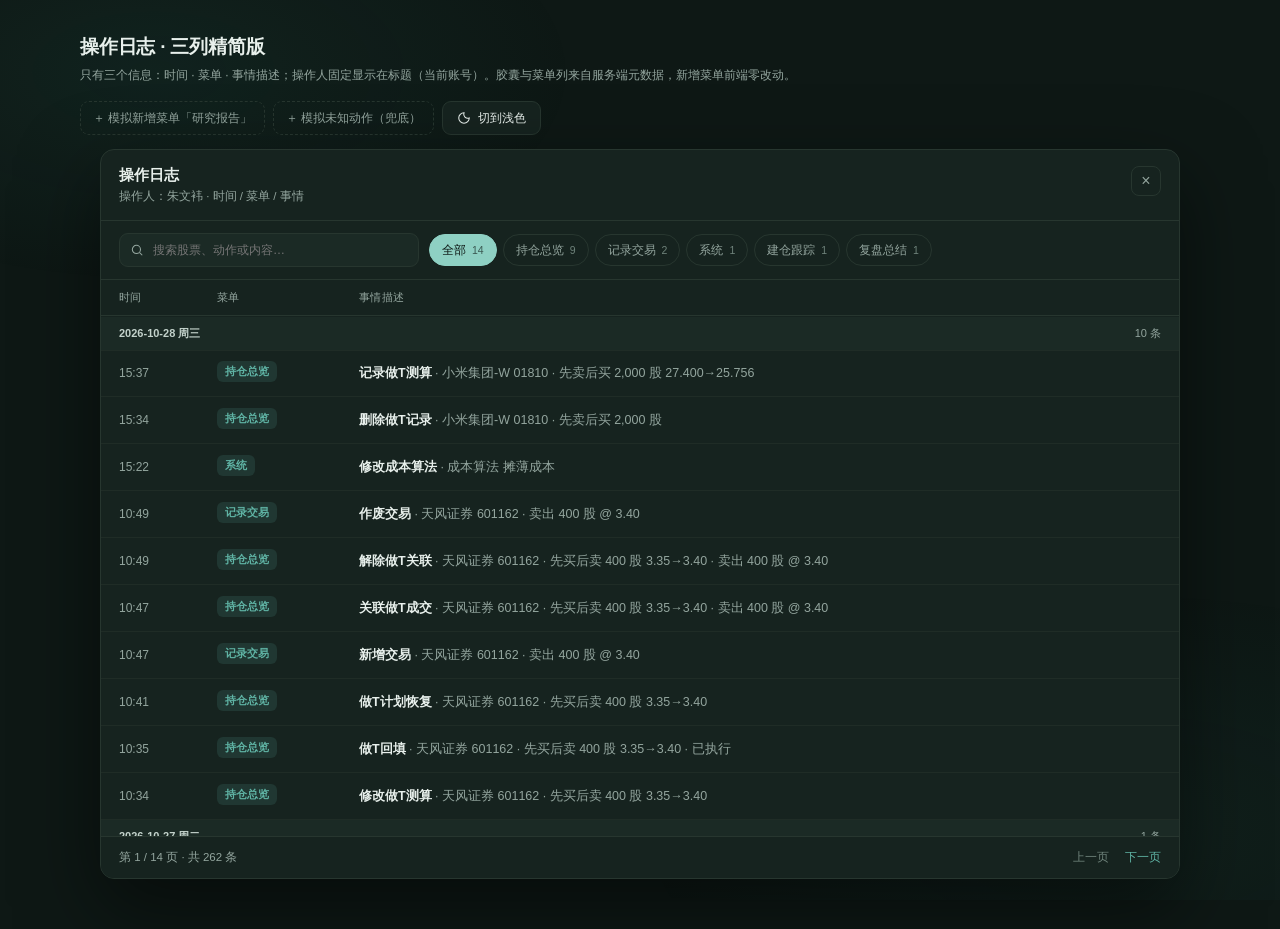
<file: docs/prototypes/audit-redesign-v4.html>
<!doctype html>
<html lang="zh-CN">
<head>
<meta charset="utf-8">
<meta name="viewport" content="width=device-width,initial-scale=1">
<title>操作日志 · 三列精简版</title>
<style>
  :root{
    --bg:#eef1ec; --panel:#ffffff; --ink:#1e2b26; --ink-soft:#3d4b45; --muted:#6d7b75; --muted-2:#95a09a;
    --line:#e6e9e3; --row-line:#eef1ec; --teal:#2a7d6f; --teal-soft:#e7f2ee; --teal-deep:#0f3d35;
    --surface-2:#f4f7f3; --danger:#c0392b; --shadow:0 30px 80px rgba(10,30,24,.25);
  }
  .stage.dark{
    --bg:#0e1815; --panel:#16231f; --ink:#e8f0ec; --ink-soft:#c3d2cb; --muted:#93a59e; --muted-2:#6f837b;
    --line:#27362f; --row-line:#1f2c26; --teal:#5fb3a4; --teal-soft:rgba(95,179,164,.14); --teal-deep:#8ed0c3;
    --surface-2:#1b2a25; --danger:#e07a6e; --shadow:0 30px 80px rgba(0,0,0,.5);
  }
  *{box-sizing:border-box}
  body{margin:0;font-family:-apple-system,BlinkMacSystemFont,"Segoe UI","PingFang SC","Microsoft YaHei",sans-serif}
  .stage{min-height:100vh;background:var(--bg);color:var(--ink);padding:34px 24px 50px;position:relative;transition:background .2s,color .2s}
  .stage::before{content:"";position:fixed;inset:0;background:
    radial-gradient(600px 300px at 12% 8%, rgba(42,125,111,.10), transparent 70%),
    radial-gradient(700px 340px at 88% 92%, rgba(42,125,111,.08), transparent 70%);pointer-events:none}
  .topline{max-width:1120px;margin:0 auto 14px;display:flex;align-items:flex-end;justify-content:space-between;gap:16px;position:relative;z-index:2;flex-wrap:wrap}
  .topline h1{font-size:19px;margin:0 0 5px;letter-spacing:-.2px}
  .topline p{margin:0;font-size:12px;color:var(--muted);line-height:1.7}
  .topline code{font-size:11px;background:var(--surface-2);border:1px solid var(--line);border-radius:5px;padding:1px 5px;color:var(--ink-soft)}
  .actions{display:flex;gap:8px;flex-wrap:wrap;align-items:center}
  .ghost{height:34px;padding:0 12px;border-radius:9px;border:1px dashed var(--line);background:transparent;color:var(--muted);font-size:11.5px;cursor:pointer;font-family:inherit;display:inline-flex;align-items:center;gap:6px}
  .ghost:hover{border-color:var(--teal);color:var(--teal)}
  .theme-btn{height:34px;padding:0 14px;border-radius:9px;border:1px solid var(--line);background:var(--panel);color:var(--ink);font-size:12px;cursor:pointer;display:inline-flex;align-items:center;gap:7px;flex:none;font-family:inherit}
  .theme-btn svg{width:14px;height:14px;stroke:currentColor;fill:none;stroke-width:1.8}

  .modal{max-width:1080px;margin:0 auto;background:var(--panel);border:1px solid var(--line);border-radius:14px;box-shadow:var(--shadow);overflow:hidden;position:relative;z-index:2;display:flex;flex-direction:column;max-height:calc(100vh - 170px);min-height:560px}
  .modal-head{display:flex;align-items:flex-start;justify-content:space-between;padding:16px 18px;border-bottom:1px solid var(--line)}
  .modal-head h2{margin:0;font-size:15px;font-weight:600}
  .modal-head p{margin:4px 0 0;font-size:11.5px;color:var(--muted)}
  .close{width:30px;height:30px;border-radius:8px;border:1px solid var(--line);background:transparent;color:var(--muted);font-size:16px;line-height:1;cursor:pointer}

  .toolbar{display:flex;align-items:center;gap:10px;padding:12px 18px;border-bottom:1px solid var(--line);background:var(--panel);flex-wrap:wrap}
  .search{flex:1;min-width:180px;max-width:300px;height:34px;border:1px solid var(--line);border-radius:9px;display:flex;align-items:center;gap:7px;padding:0 10px;background:var(--surface-2);color:var(--muted)}
  .search input{border:0;background:transparent;outline:none;color:var(--ink);font-size:12px;width:100%;font-family:inherit}
  .search svg{width:14px;height:14px;stroke:var(--muted);fill:none;stroke-width:1.8;flex:none}
  .chips{display:flex;gap:6px;flex-wrap:wrap}
  .chip{height:32px;padding:0 12px;border-radius:999px;border:1px solid var(--line);background:transparent;color:var(--muted);font-size:12px;cursor:pointer;font-family:inherit;display:inline-flex;align-items:center;gap:6px}
  .chip i{font-style:normal;font-size:10.5px;color:var(--muted-2)}
  .chip.on{background:var(--teal-deep);border-color:var(--teal-deep);color:var(--panel)}
  .stage.dark .chip.on{color:#0e1815}
  .chip.on i{color:inherit;opacity:.65}
  .chip.new{animation:pop .5s ease}
  @keyframes pop{0%{transform:scale(.85);opacity:0}100%{transform:scale(1);opacity:1}}

  .log-scroll{overflow-y:auto;flex:1;min-height:0}
  .thead{display:grid;grid-template-columns:88px 132px minmax(0,1fr);gap:10px;padding:10px 18px;position:sticky;top:0;z-index:3;background:var(--panel);border-bottom:1px solid var(--line);font-size:11px;color:var(--muted);font-weight:500;letter-spacing:.3px}
  .day{padding:9px 18px;background:var(--surface-2);border-bottom:1px solid var(--row-line);font-size:11px;color:var(--muted);display:flex;justify-content:space-between;gap:10px;position:sticky;top:37px;z-index:2}
  .day b{color:var(--ink-soft);font-weight:600}
  .row{border-bottom:1px solid var(--row-line);cursor:pointer}
  .row-main{display:grid;grid-template-columns:88px 132px minmax(0,1fr);gap:10px;align-items:center;padding:11px 18px;font-size:12.5px}
  .row:hover .row-main{background:var(--surface-2)}
  .time{font-variant-numeric:tabular-nums;color:var(--muted);font-size:12px;white-space:nowrap}
  .actor{display:flex;align-items:center;gap:7px;min-width:0}
  .avatar{width:20px;height:20px;border-radius:50%;background:var(--teal-soft);color:var(--teal);display:grid;place-items:center;font-size:10px;font-weight:700;flex:none}
  .actor span{overflow:hidden;text-overflow:ellipsis;white-space:nowrap}
  .menu-cell{min-width:0}
  .menu-tag{display:inline-block;font-size:11px;font-weight:600;color:var(--teal);background:var(--teal-soft);border-radius:6px;padding:3px 8px;max-width:100%;overflow:hidden;text-overflow:ellipsis;white-space:nowrap}
  .menu-cell.unknown .menu-tag{color:var(--muted);background:var(--surface-2);border:1px dashed var(--line)}
  .desc{min-width:0;overflow:hidden;text-overflow:ellipsis;white-space:nowrap;color:var(--muted);font-size:12.5px}
  .desc b{color:var(--ink);font-weight:600}
  .desc.unknown b{font-weight:500;font-family:ui-monospace,Menlo,Consolas,monospace;color:var(--muted)}
  .row.open .row-main{background:var(--teal-soft)}
  .row-detail{display:none;padding:2px 18px 14px 18px;background:var(--surface-2);border-top:1px dashed var(--line)}
  .row.open .row-detail{display:block}
  .kv{display:grid;grid-template-columns:repeat(4,minmax(0,1fr));gap:10px 16px;padding-top:10px}
  .kv div{min-width:0}
  .kv span{display:block;font-size:10.5px;color:var(--muted-2)}
  .kv strong{display:block;margin-top:3px;font-size:12px;font-weight:600;color:var(--ink);font-variant-numeric:tabular-nums;overflow:hidden;text-overflow:ellipsis;white-space:nowrap}
  .row-meta{margin-top:10px;font-size:10.5px;color:var(--muted-2);display:flex;gap:14px;flex-wrap:wrap}
  .empty{padding:40px 18px;text-align:center;color:var(--muted);font-size:12px}

  .modal-foot{display:flex;align-items:center;justify-content:space-between;padding:12px 18px;border-top:1px solid var(--line);font-size:11.5px;color:var(--muted);background:var(--panel)}
  .pager{display:flex;align-items:center;gap:16px}
  .pager button{border:0;background:transparent;color:var(--teal);font-size:12px;cursor:pointer;font-family:inherit;padding:0}
  .pager button:disabled{color:var(--muted-2);cursor:default}
  .pager span{font-variant-numeric:tabular-nums}

  @media(max-width:860px){
    .stage{padding:18px 10px 30px}
    .topline{padding:0 4px}
    .topline .actions{width:100%}
    .modal{max-height:calc(100vh - 130px);min-height:520px}
    .thead{grid-template-columns:58px 92px minmax(0,1fr);font-size:10.5px}
    .row-main{grid-template-columns:58px 92px minmax(0,1fr);gap:8px;padding:10px 14px;align-items:start}
    .desc{white-space:normal;line-height:1.6;display:-webkit-box;-webkit-line-clamp:2;-webkit-box-orient:vertical}
    .day{top:34px;padding:8px 14px}
    .row-detail{padding:2px 14px 12px}
    .kv{grid-template-columns:repeat(2,minmax(0,1fr))}
    .toolbar{padding:10px 14px}
  }
</style>
</head>
<body>
<div class="stage dark" id="stage">
  <div class="topline">
    <div>
      <h1>操作日志 · 三列精简版</h1>
      <p>只有三个信息：时间 · 菜单 · 事情描述；操作人固定显示在标题（当前账号）。胶囊与菜单列来自服务端元数据，新增菜单前端零改动。</p>
    </div>
    <div class="actions">
      <button class="ghost" id="addModule">＋ 模拟新增菜单「研究报告」</button>
      <button class="ghost" id="addUnknown">＋ 模拟未知动作（兜底）</button>
      <button class="theme-btn" id="themeBtn"><svg viewBox="0 0 24 24"><path d="M12 3a9 9 0 1 0 9 9 7 7 0 0 1-9-9z"/></svg><span>切到浅色</span></button>
    </div>
  </div>

  <section class="modal" role="dialog" aria-modal="true">
    <div class="modal-head">
      <div><h2>操作日志</h2><p>操作人：朱文袆 · 时间 / 菜单 / 事情</p></div>
      <button class="close" aria-label="关闭">×</button>
    </div>

    <div class="toolbar">
      <label class="search"><svg viewBox="0 0 24 24"><circle cx="11" cy="11" r="7"/><path d="M16.5 16.5L21 21"/></svg><input id="q" placeholder="搜索股票、动作或内容…"></label>
      <div class="chips" id="chips"></div>
    </div>

    <div class="log-scroll" id="logScroll">
      <div class="thead"><span>时间</span><span>菜单</span><span>事情描述</span></div>
      <div id="rows"></div>
    </div>

    <div class="modal-foot">
      <div>第 <span>1</span> / 14 页 · 共 <span id="totalCount">262</span> 条</div>
      <div class="pager"><button disabled>上一页</button><button>下一页</button></div>
    </div>
  </section>
</div>

<script>
  /* 服务端返回：每条记录自带 menu / menu_label / screen / action_label。
     胶囊由 menu 去重生成；没有写操作的菜单（如盈亏看板）不会出现。 */
  const logs = [
    { date:'2026-10-28', time:'15:37', actor:'朱文袆', menu:'overview', mlabel:'持仓总览', screen:'做T测算', action:'记录做T测算', detail:'小米集团-W 01810 · 先卖后买 2,000 股 27.400→25.756', meta:{ '股票':'小米集团-W 01810', '方向':'先卖后买', '数量':'2,000 股', '价格区间':'27.400 → 25.756' }, extra:'记录编号 #312' },
    { date:'2026-10-28', time:'15:34', actor:'朱文袆', menu:'overview', mlabel:'持仓总览', screen:'做T记录', action:'删除做T记录', detail:'小米集团-W 01810 · 先卖后买 2,000 股', meta:{ '股票':'小米集团-W 01810', '方向':'先卖后买', '数量':'2,000 股', '记录编号':'#311' }, extra:'删除后不可恢复' },
    { date:'2026-10-28', time:'15:22', actor:'朱文袆', menu:'system', mlabel:'系统', screen:'设置', action:'修改成本算法', detail:'成本算法 摊薄成本', meta:{ '设置项':'成本算法', '修改为':'摊薄成本', '影响':'持仓成本与已实现盈亏重算', '成交记录':'不变' }, extra:'' },
    { date:'2026-10-28', time:'10:49', actor:'朱文袆', menu:'trade', mlabel:'记录交易', screen:'交易记录', action:'作废交易', detail:'天风证券 601162 · 卖出 400 股 @ 3.40', meta:{ '股票':'天风证券 601162', '方向':'卖出', '数量':'400 股', '单价':'¥3.400' }, extra:'成交编号 #17 · 作废后不计入持仓' },
    { date:'2026-10-28', time:'10:49', actor:'朱文袆', menu:'overview', mlabel:'持仓总览', screen:'回填执行', action:'解除做T关联', detail:'天风证券 601162 · 先买后卖 400 股 3.35→3.40 · 卖出 400 股 @ 3.40', meta:{ '股票':'天风证券 601162', '计划':'先买后卖 400 股', '关联成交':'卖出 400 股 @ ¥3.400', '结果':'计划退回进行中' }, extra:'成交记录保留' },
    { date:'2026-10-28', time:'10:47', actor:'朱文袆', menu:'overview', mlabel:'持仓总览', screen:'回填执行', action:'关联做T成交', detail:'天风证券 601162 · 先买后卖 400 股 3.35→3.40 · 卖出 400 股 @ 3.40', meta:{ '股票':'天风证券 601162', '计划':'先买后卖 400 股', '关联成交':'卖出 400 股 @ ¥3.400', '结果':'两笔关联齐，计划已完成' }, extra:'' },
    { date:'2026-10-28', time:'10:47', actor:'朱文袆', menu:'trade', mlabel:'记录交易', screen:'记录交易', action:'新增交易', detail:'天风证券 601162 · 卖出 400 股 @ 3.40', meta:{ '股票':'天风证券 601162', '方向':'卖出', '数量':'400 股', '单价':'¥3.400' }, extra:'成交编号 #17' },
    { date:'2026-10-28', time:'10:41', actor:'朱文袆', menu:'overview', mlabel:'持仓总览', screen:'回填执行', action:'做T计划恢复', detail:'天风证券 601162 · 先买后卖 400 股 3.35→3.40', meta:{ '股票':'天风证券 601162', '计划':'先买后卖 400 股', '原因':'关联解除', '结果':'退回进行中' }, extra:'' },
    { date:'2026-10-28', time:'10:35', actor:'朱文袆', menu:'overview', mlabel:'持仓总览', screen:'回填执行', action:'做T回填', detail:'天风证券 601162 · 先买后卖 400 股 3.35→3.40 · 已执行', meta:{ '股票':'天风证券 601162', '计划':'先买后卖 400 股', '结果':'已执行', '实际成交价':'¥3.400' }, extra:'历史回填记录' },
    { date:'2026-10-28', time:'10:34', actor:'朱文袆', menu:'overview', mlabel:'持仓总览', screen:'做T测算', action:'修改做T测算', detail:'天风证券 601162 · 先买后卖 400 股 3.35→3.40', meta:{ '股票':'天风证券 601162', '方向':'先买后卖', '数量':'400 股', '目标':'3.400' }, extra:'' },
    { date:'2026-10-27', time:'15:25', actor:'朱文袆', menu:'overview', mlabel:'持仓总览', screen:'回填执行', action:'关联做T成交', detail:'天风证券 601162 · 先买后卖 400 股 3.35→3.40 · 买入 400 股 @ 3.35', meta:{ '股票':'天风证券 601162', '计划':'先买后卖 400 股', '关联成交':'买入 400 股 @ ¥3.350', '结果':'仍待卖出成交' }, extra:'' },
    { date:'2026-10-26', time:'13:13', actor:'朱文袆', menu:'watch', mlabel:'建仓跟踪', screen:'建仓跟踪', action:'修改关注', detail:'腾讯控股 00700 · 目标价 300.000', meta:{ '股票':'腾讯控股 00700', '目标价':'HK$300.000', '状态':'关注中', '跟进':'—' }, extra:'' },
    { date:'2026-10-25', time:'09:12', actor:'朱文袆', menu:'overview', mlabel:'持仓总览', screen:'资金账户', action:'入金', detail:'人民币 10,000.000', meta:{ '币种':'人民币', '类型':'入金', '金额':'¥10,000.000', '备注':'—' }, extra:'资金入口在持仓总览' },
    { date:'2026-10-24', time:'16:40', actor:'朱文袆', menu:'review', mlabel:'复盘总结', screen:'复盘总结', action:'新增复盘', detail:'小米集团-W 01810 · 关于小米股价预期及后续发展思考…', meta:{ '股票':'小米集团-W 01810', '周期':'终身', '字数':'842 字', '摘要':'关于小米股价预期及后续发展思考…' }, extra:'' },
  ];

  let activeMenu = '';
  let keyword = '';
  let total = 262;
  const esc = s => String(s).replace(/[&<>"]/g, ch => ({ '&':'&amp;', '<':'&lt;', '>':'&gt;', '"':'&quot;' }[ch]));

  const chips = document.getElementById('chips');
  const rowsBox = document.getElementById('rows');
  const q = document.getElementById('q');

  function visible() {
    const kw = keyword.trim().toLowerCase();
    return logs.filter(l => (!activeMenu || l.menu === activeMenu) && (!kw || [l.actor, l.mlabel, l.screen, l.action, l.detail].join(' ').toLowerCase().includes(kw)));
  }

  function menus() {
    const map = new Map();
    logs.forEach(l => {
      if (!map.has(l.menu)) map.set(l.menu, { id:l.menu, label:l.mlabel, count:0 });
      map.get(l.menu).count += 1;
    });
    return [...map.values()].sort((a, b) => b.count - a.count);
  }

  function drawChips(newId) {
    const list = [{ id:'', label:'全部', count: logs.length }, ...menus()];
    chips.innerHTML = list.map(m => {
      const cls = `chip${m.id === activeMenu ? ' on' : ''}${newId && m.id === newId ? ' new' : ''}`;
      return `<button class="${cls}" data-m="${m.id}">${esc(m.label)} <i>${m.count}</i></button>`;
    }).join('');
  }

  function drawRows() {
    const list = visible();
    if (!list.length) { rowsBox.innerHTML = '<div class="empty">没有符合条件的操作记录。</div>'; return; }
    const groups = [];
    list.forEach(item => {
      let g = groups.find(x => x.date === item.date);
      if (!g) { g = { date: item.date, items: [] }; groups.push(g); }
      g.items.push(item);
    });
    rowsBox.innerHTML = groups.map(g => {
      const weekday = ['周日','周一','周二','周三','周四','周五','周六'][new Date(g.date + 'T00:00:00').getDay()];
      return `<div class="day"><b>${g.date} ${weekday}</b><span>${g.items.length} 条</span></div>` + g.items.map(l => {
        const meta = Object.entries(l.meta).map(([k, v]) => `<div><span>${esc(k)}</span><strong>${esc(v)}</strong></div>`).join('');
        const unknown = l.menu === 'other';
        return `<div class="row"><div class="row-main"><span class="time">${l.time}</span><span class="menu-cell${unknown ? ' unknown' : ''}"><span class="menu-tag">${esc(l.mlabel)}</span></span><span class="desc${unknown ? ' unknown' : ''}"><b>${esc(l.action)}</b> · ${esc(l.detail)}</span></div><div class="row-detail"><div class="kv">${meta}</div><div class="row-meta">${l.extra ? `<span>${esc(l.extra)}</span>` : ''}<span>操作人 ${esc(l.actor)}</span><span>${esc(l.mlabel)} · ${esc(l.screen)}</span><span>${g.date} ${l.time}</span></div></div></div>`;
      }).join('');
    }).join('');
  }

  chips.addEventListener('click', e => {
    const chip = e.target.closest('.chip');
    if (!chip) return;
    activeMenu = chip.dataset.m;
    drawChips(); drawRows();
  });
  q.addEventListener('input', () => { keyword = q.value; drawRows(); });
  rowsBox.addEventListener('click', e => { const row = e.target.closest('.row'); if (row) row.classList.toggle('open'); });

  document.getElementById('addModule').addEventListener('click', () => {
    logs.unshift({
      date:'2026-10-28', time:'16:02', actor:'朱文袆', menu:'research', mlabel:'研究报告', screen:'研究报告',
      action:'新增研报', detail:'宁德时代 300750 · 储能订单与海外产能跟踪',
      meta:{ '股票':'宁德时代 300750', '类型':'研报', '标签':'储能', '来源':'手动录入' }, extra:'演示：新增菜单后胶囊自动出现，前端零改动'
    });
    total += 1;
    document.getElementById('totalCount').textContent = total;
    activeMenu = '';
    drawChips('research'); drawRows();
  });

  document.getElementById('addUnknown').addEventListener('click', () => {
    logs.unshift({
      date:'2026-10-28', time:'16:05', actor:'朱文袆', menu:'other', mlabel:'其他', screen:'未登记界面',
      action:'portfolio_export', detail:'导出持仓 CSV · 未知动作按原始名兜底展示',
      meta:{ '动作标识':'portfolio_export', '菜单':'未登记', '界面':'未登记', '兜底':'显示原始动作名' }, extra:'演示：服务端尚未注册元数据时，前端不崩、不丢记录'
    });
    total += 1;
    document.getElementById('totalCount').textContent = total;
    activeMenu = '';
    drawChips('other'); drawRows();
  });

  document.getElementById('themeBtn').addEventListener('click', () => {
    const stage = document.getElementById('stage');
    stage.classList.toggle('dark');
    document.querySelector('#themeBtn span').textContent = stage.classList.contains('dark') ? '切到浅色' : '切到深色';
  });

  drawChips();
  drawRows();
</script>
</body>
</html>
</file>
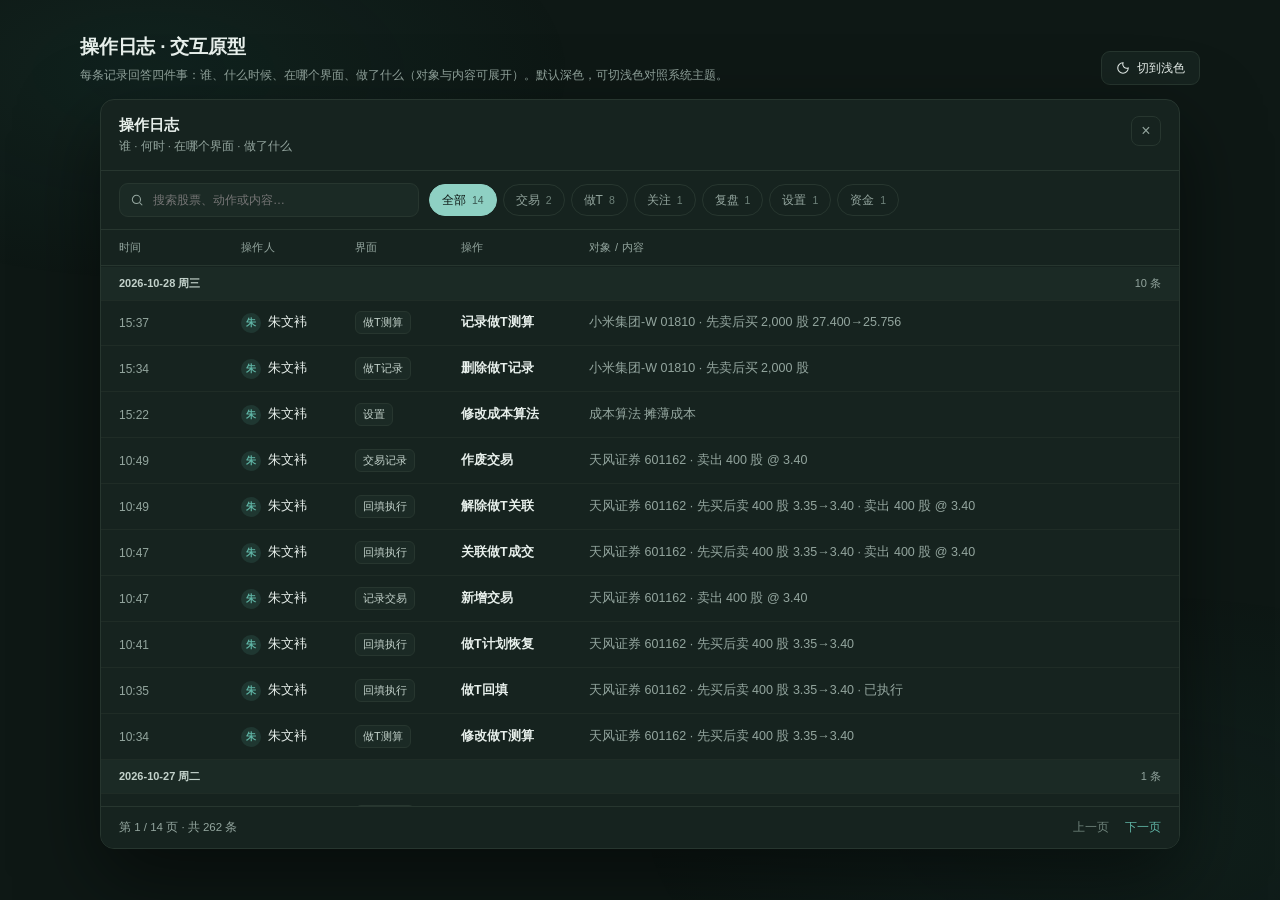
<file: docs/prototypes/audit-redesign.html>
<!doctype html>
<html lang="zh-CN">
<head>
<meta charset="utf-8">
<meta name="viewport" content="width=device-width,initial-scale=1">
<title>操作日志 · 交互原型</title>
<style>
  :root{
    --bg:#eef1ec; --panel:#ffffff; --ink:#1e2b26; --ink-soft:#3d4b45; --muted:#6d7b75; --muted-2:#95a09a;
    --line:#e6e9e3; --row-line:#eef1ec; --teal:#2a7d6f; --teal-soft:#e7f2ee; --teal-deep:#0f3d35;
    --surface-2:#f4f7f3; --danger:#c0392b; --overlay:rgba(12,28,24,.42); --shadow:0 30px 80px rgba(10,30,24,.25);
    --amber:#9a6b1f; --amber-soft:#f7efdf; --blue:#2f5f8f; --blue-soft:#e8f0f8; --violet:#6a4c93; --violet-soft:#f1ecf8;
  }
  .stage.dark{
    --bg:#0e1815; --panel:#16231f; --ink:#e8f0ec; --ink-soft:#c3d2cb; --muted:#93a59e; --muted-2:#6f837b;
    --line:#27362f; --row-line:#1f2c26; --teal:#5fb3a4; --teal-soft:rgba(95,179,164,.14); --teal-deep:#8ed0c3;
    --surface-2:#1b2a25; --danger:#e07a6e; --overlay:rgba(4,14,11,.55); --shadow:0 30px 80px rgba(0,0,0,.5);
    --amber:#d8ad63; --amber-soft:rgba(216,173,99,.14); --blue:#7fb0d8; --blue-soft:rgba(127,176,216,.13); --violet:#b49bd8; --violet-soft:rgba(180,155,216,.13);
  }
  *{box-sizing:border-box}
  body{margin:0;font-family:-apple-system,BlinkMacSystemFont,"Segoe UI","PingFang SC","Microsoft YaHei",sans-serif}
  .stage{min-height:100vh;background:var(--bg);color:var(--ink);padding:34px 24px 50px;position:relative;transition:background .2s,color .2s}
  .stage::before{content:"";position:fixed;inset:0;background:
    radial-gradient(600px 300px at 12% 8%, rgba(42,125,111,.10), transparent 70%),
    radial-gradient(700px 340px at 88% 92%, rgba(42,125,111,.08), transparent 70%);pointer-events:none}
  .topline{max-width:1120px;margin:0 auto 14px;display:flex;align-items:flex-end;justify-content:space-between;gap:16px;position:relative;z-index:2}
  .topline h1{font-size:19px;margin:0 0 5px;letter-spacing:-.2px}
  .topline p{margin:0;font-size:12px;color:var(--muted);line-height:1.7}
  .theme-btn{height:34px;padding:0 14px;border-radius:9px;border:1px solid var(--line);background:var(--panel);color:var(--ink);font-size:12px;cursor:pointer;display:inline-flex;align-items:center;gap:7px;flex:none}
  .theme-btn svg{width:14px;height:14px;stroke:currentColor;fill:none;stroke-width:1.8}

  .modal{max-width:1080px;margin:0 auto;background:var(--panel);border:1px solid var(--line);border-radius:14px;box-shadow:var(--shadow);overflow:hidden;position:relative;z-index:2;display:flex;flex-direction:column;max-height:calc(100vh - 150px);min-height:560px}
  .modal-head{display:flex;align-items:flex-start;justify-content:space-between;padding:16px 18px;border-bottom:1px solid var(--line)}
  .modal-head h2{margin:0;font-size:15px;font-weight:600}
  .modal-head p{margin:4px 0 0;font-size:11.5px;color:var(--muted)}
  .close{width:30px;height:30px;border-radius:8px;border:1px solid var(--line);background:transparent;color:var(--muted);font-size:16px;line-height:1;cursor:pointer}

  .toolbar{display:flex;align-items:center;gap:10px;padding:12px 18px;border-bottom:1px solid var(--line);background:var(--panel);flex-wrap:wrap}
  .search{flex:1;min-width:180px;max-width:300px;height:34px;border:1px solid var(--line);border-radius:9px;display:flex;align-items:center;gap:7px;padding:0 10px;background:var(--surface-2);color:var(--muted)}
  .search input{border:0;background:transparent;outline:none;color:var(--ink);font-size:12px;width:100%;font-family:inherit}
  .search svg{width:14px;height:14px;stroke:var(--muted);fill:none;stroke-width:1.8;flex:none}
  .chips{display:flex;gap:6px;flex-wrap:wrap}
  .chip{height:32px;padding:0 12px;border-radius:999px;border:1px solid var(--line);background:transparent;color:var(--muted);font-size:12px;cursor:pointer;font-family:inherit;display:inline-flex;align-items:center;gap:6px}
  .chip i{font-style:normal;font-size:10.5px;color:var(--muted-2)}
  .chip.on{background:var(--teal-deep);border-color:var(--teal-deep);color:var(--panel)}
  .stage.dark .chip.on{color:#0e1815}
  .chip.on i{color:inherit;opacity:.65}

  .log-scroll{overflow-y:auto;flex:1;min-height:0}
  .thead{display:grid;grid-template-columns:112px 104px 96px 118px minmax(0,1fr);gap:10px;padding:10px 18px;position:sticky;top:0;z-index:3;background:var(--panel);border-bottom:1px solid var(--line);font-size:11px;color:var(--muted);font-weight:500;letter-spacing:.3px}
  .day{padding:9px 18px;background:var(--surface-2);border-bottom:1px solid var(--row-line);font-size:11px;color:var(--muted);display:flex;justify-content:space-between;gap:10px;position:sticky;top:37px;z-index:2}
  .day b{color:var(--ink-soft);font-weight:600}
  .row{border-bottom:1px solid var(--row-line);cursor:pointer}
  .row-main{display:grid;grid-template-columns:112px 104px 96px 118px minmax(0,1fr);gap:10px;align-items:center;padding:11px 18px;font-size:12.5px}
  .row:hover .row-main{background:var(--surface-2)}
  .time{font-variant-numeric:tabular-nums;color:var(--muted);font-size:12px;white-space:nowrap}
  .actor{display:flex;align-items:center;gap:7px;min-width:0}
  .avatar{width:20px;height:20px;border-radius:50%;background:var(--teal-soft);color:var(--teal);display:grid;place-items:center;font-size:10px;font-weight:700;flex:none}
  .actor span{overflow:hidden;text-overflow:ellipsis;white-space:nowrap}
  .ui{font-size:11px;color:var(--ink-soft);background:var(--surface-2);border:1px solid var(--line);border-radius:6px;padding:3px 7px;white-space:nowrap;justify-self:start}
  .action{font-weight:600;color:var(--ink);white-space:nowrap}
  .detail{color:var(--muted);overflow:hidden;text-overflow:ellipsis;white-space:nowrap;min-width:0}
  .detail em{font-style:normal;color:var(--ink-soft)}
  .row.open .row-main{background:var(--teal-soft)}
  .row-detail{display:none;padding:2px 18px 14px 18px;background:var(--surface-2);border-top:1px dashed var(--line)}
  .row.open .row-detail{display:block}
  .kv{display:grid;grid-template-columns:repeat(4,minmax(0,1fr));gap:10px 16px;padding-top:10px}
  .kv div{min-width:0}
  .kv span{display:block;font-size:10.5px;color:var(--muted-2)}
  .kv strong{display:block;margin-top:3px;font-size:12px;font-weight:600;color:var(--ink);font-variant-numeric:tabular-nums;overflow:hidden;text-overflow:ellipsis;white-space:nowrap}
  .row-meta{margin-top:10px;font-size:10.5px;color:var(--muted-2);display:flex;gap:14px;flex-wrap:wrap}
  .empty{padding:40px 18px;text-align:center;color:var(--muted);font-size:12px}

  .modal-foot{display:flex;align-items:center;justify-content:space-between;padding:12px 18px;border-top:1px solid var(--line);font-size:11.5px;color:var(--muted);background:var(--panel)}
  .pager{display:flex;align-items:center;gap:16px}
  .pager button{border:0;background:transparent;color:var(--teal);font-size:12px;cursor:pointer;font-family:inherit;padding:0}
  .pager button:disabled{color:var(--muted-2);cursor:default}
  .pager span{font-variant-numeric:tabular-nums}

  @media(max-width:820px){
    .stage{padding:18px 10px 30px}
    .topline{padding:0 4px}
    .modal{max-height:calc(100vh - 110px);min-height:520px}
    .thead{grid-template-columns:88px 90px minmax(0,1fr);font-size:10.5px}
    .thead .th-actor,.thead .th-ui{display:none}
    .row-main{grid-template-columns:88px 90px minmax(0,1fr);gap:8px;padding:10px 14px}
    .row-main .actor,.row-main .ui{display:none}
    .day{top:34px;padding:8px 14px}
    .row-detail{padding:2px 14px 12px}
    .kv{grid-template-columns:repeat(2,minmax(0,1fr))}
    .toolbar{padding:10px 14px}
  }
</style>
</head>
<body>
<div class="stage dark" id="stage">
  <div class="topline">
    <div>
      <h1>操作日志 · 交互原型</h1>
      <p>每条记录回答四件事：谁、什么时候、在哪个界面、做了什么（对象与内容可展开）。默认深色，可切浅色对照系统主题。</p>
    </div>
    <button class="theme-btn" id="themeBtn"><svg viewBox="0 0 24 24"><path d="M12 3a9 9 0 1 0 9 9 7 7 0 0 1-9-9z"/></svg><span>切到浅色</span></button>
  </div>

  <section class="modal" role="dialog" aria-modal="true">
    <div class="modal-head">
      <div><h2>操作日志</h2><p>谁 · 何时 · 在哪个界面 · 做了什么</p></div>
      <button class="close" aria-label="关闭">×</button>
    </div>

    <div class="toolbar">
      <label class="search"><svg viewBox="0 0 24 24"><circle cx="11" cy="11" r="7"/><path d="M16.5 16.5L21 21"/></svg><input id="q" placeholder="搜索股票、动作或内容…"></label>
      <div class="chips" id="chips"></div>
    </div>

    <div class="log-scroll" id="logScroll">
      <div class="thead"><span>时间</span><span class="th-actor">操作人</span><span class="th-ui">界面</span><span>操作</span><span>对象 / 内容</span></div>
      <div id="rows"></div>
    </div>

    <div class="modal-foot">
      <div>第 <span id="pageNow">1</span> / 14 页 · 共 <span>262</span> 条</div>
      <div class="pager"><button disabled>上一页</button><button>下一页</button></div>
    </div>
  </section>
</div>

<script>
  const modules = [
    { id:'', label:'全部' },
    { id:'trade', label:'交易' },
    { id:'tplan', label:'做T' },
    { id:'watch', label:'关注' },
    { id:'review', label:'复盘' },
    { id:'settings', label:'设置' },
    { id:'cash', label:'资金' },
  ];
  const logs = [
    { date:'2026-10-28', time:'15:37', actor:'朱文袆', ui:'做T测算', action:'记录做T测算', module:'tplan', detail:'小米集团-W 01810 · 先卖后买 2,000 股 27.400→25.756', meta:{ '股票':'小米集团-W 01810', '方向':'先卖后买', '数量':'2,000 股', '价格区间':'27.400 → 25.756' }, extra:'记录编号 #312' },
    { date:'2026-10-28', time:'15:34', actor:'朱文袆', ui:'做T记录', action:'删除做T记录', module:'tplan', detail:'小米集团-W 01810 · 先卖后买 2,000 股', meta:{ '股票':'小米集团-W 01810', '方向':'先卖后买', '数量':'2,000 股', '记录编号':'#311' }, extra:'删除后不可恢复' },
    { date:'2026-10-28', time:'15:22', actor:'朱文袆', ui:'设置', action:'修改成本算法', module:'settings', detail:'成本算法 摊薄成本', meta:{ '设置项':'成本算法', '修改为':'摊薄成本', '影响':'持仓成本与已实现盈亏重算', '成交记录':'不变' }, extra:'' },
    { date:'2026-10-28', time:'10:49', actor:'朱文袆', ui:'交易记录', action:'作废交易', module:'trade', detail:'天风证券 601162 · 卖出 400 股 @ 3.40', meta:{ '股票':'天风证券 601162', '方向':'卖出', '数量':'400 股', '单价':'¥3.400' }, extra:'成交编号 #17 · 作废后不计入持仓' },
    { date:'2026-10-28', time:'10:49', actor:'朱文袆', ui:'回填执行', action:'解除做T关联', module:'tplan', detail:'天风证券 601162 · 先买后卖 400 股 3.35→3.40 · 卖出 400 股 @ 3.40', meta:{ '股票':'天风证券 601162', '计划':'先买后卖 400 股', '关联成交':'卖出 400 股 @ ¥3.400', '结果':'计划退回进行中' }, extra:'成交记录保留' },
    { date:'2026-10-28', time:'10:47', actor:'朱文袆', ui:'回填执行', action:'关联做T成交', module:'tplan', detail:'天风证券 601162 · 先买后卖 400 股 3.35→3.40 · 卖出 400 股 @ 3.40', meta:{ '股票':'天风证券 601162', '计划':'先买后卖 400 股', '关联成交':'卖出 400 股 @ ¥3.400', '结果':'两笔关联齐，计划已完成' }, extra:'' },
    { date:'2026-10-28', time:'10:47', actor:'朱文袆', ui:'记录交易', action:'新增交易', module:'trade', detail:'天风证券 601162 · 卖出 400 股 @ 3.40', meta:{ '股票':'天风证券 601162', '方向':'卖出', '数量':'400 股', '单价':'¥3.400' }, extra:'成交编号 #17' },
    { date:'2026-10-28', time:'10:41', actor:'朱文袆', ui:'回填执行', action:'做T计划恢复', module:'tplan', detail:'天风证券 601162 · 先买后卖 400 股 3.35→3.40', meta:{ '股票':'天风证券 601162', '计划':'先买后卖 400 股', '原因':'关联解除', '结果':'退回进行中' }, extra:'' },
    { date:'2026-10-28', time:'10:35', actor:'朱文袆', ui:'回填执行', action:'做T回填', module:'tplan', detail:'天风证券 601162 · 先买后卖 400 股 3.35→3.40 · 已执行', meta:{ '股票':'天风证券 601162', '计划':'先买后卖 400 股', '结果':'已执行', '实际成交价':'¥3.400' }, extra:'修复前的回填记录' },
    { date:'2026-10-28', time:'10:34', actor:'朱文袆', ui:'做T测算', action:'修改做T测算', module:'tplan', detail:'天风证券 601162 · 先买后卖 400 股 3.35→3.40', meta:{ '股票':'天风证券 601162', '方向':'先买后卖', '数量':'400 股', '目标':'3.400' }, extra:'' },
    { date:'2026-10-27', time:'15:25', actor:'朱文袆', ui:'回填执行', action:'关联做T成交', module:'tplan', detail:'天风证券 601162 · 先买后卖 400 股 3.35→3.40 · 买入 400 股 @ 3.35', meta:{ '股票':'天风证券 601162', '计划':'先买后卖 400 股', '关联成交':'买入 400 股 @ ¥3.350', '结果':'仍待卖出成交' }, extra:'' },
    { date:'2026-10-26', time:'13:13', actor:'朱文袆', ui:'建仓跟踪', action:'修改关注', module:'watch', detail:'腾讯控股 00700 · 目标价 300.000', meta:{ '股票':'腾讯控股 00700', '目标价':'HK$300.000', '状态':'关注中', '跟进':'—' }, extra:'' },
    { date:'2026-10-25', time:'09:12', actor:'朱文袆', ui:'资金账户', action:'入金', module:'cash', detail:'人民币 10,000.000', meta:{ '币种':'人民币', '类型':'入金', '金额':'¥10,000.000', '备注':'—' }, extra:'' },
    { date:'2026-10-24', time:'16:40', actor:'朱文袆', ui:'复盘总结', action:'新增复盘', module:'review', detail:'小米集团-W 01810 · 关于小米股价预期及后续发展思考…', meta:{ '股票':'小米集团-W 01810', '周期':'终身', '字数':'842 字', '摘要':'关于小米股价预期及后续发展思考…' }, extra:'' },
  ];

  let activeModule = '';
  let keyword = '';
  const esc = s => String(s).replace(/[&<>"]/g, ch => ({ '&':'&amp;', '<':'&lt;', '>':'&gt;', '"':'&quot;' }[ch]));

  const chips = document.getElementById('chips');
  const rowsBox = document.getElementById('rows');
  const q = document.getElementById('q');

  function visible() {
    const kw = keyword.trim().toLowerCase();
    return logs.filter(l => (!activeModule || l.module === activeModule) && (!kw || [l.actor, l.ui, l.action, l.detail].join(' ').toLowerCase().includes(kw)));
  }

  function drawChips() {
    chips.innerHTML = modules.map(m => {
      const n = m.id ? logs.filter(l => l.module === m.id).length : logs.length;
      return `<button class="chip${m.id === activeModule ? ' on' : ''}" data-m="${m.id}">${m.label} <i>${n}</i></button>`;
    }).join('');
  }

  function drawRows() {
    const list = visible();
    if (!list.length) { rowsBox.innerHTML = '<div class="empty">没有符合条件的操作记录。</div>'; return; }
    const groups = [];
    list.forEach(item => {
      let g = groups.find(x => x.date === item.date);
      if (!g) { g = { date: item.date, items: [] }; groups.push(g); }
      g.items.push(item);
    });
    rowsBox.innerHTML = groups.map(g => {
      const weekday = ['周日','周一','周二','周三','周四','周五','周六'][new Date(g.date + 'T00:00:00').getDay()];
      return `<div class="day"><b>${g.date} ${weekday}</b><span>${g.items.length} 条</span></div>` + g.items.map((l, i) => {
        const meta = Object.entries(l.meta).map(([k, v]) => `<div><span>${esc(k)}</span><strong>${esc(v)}</strong></div>`).join('');
        return `<div class="row"><div class="row-main"><span class="time">${l.time}</span><span class="actor"><span class="avatar">${esc(l.actor.slice(0,1))}</span><span>${esc(l.actor)}</span></span><span class="ui">${esc(l.ui)}</span><span class="action">${esc(l.action)}</span><span class="detail">${esc(l.detail)}</span></div><div class="row-detail"><div class="kv">${meta}</div><div class="row-meta">${l.extra ? `<span>${esc(l.extra)}</span>` : ''}<span>操作人 ${esc(l.actor)}</span><span>${g.date} ${l.time}</span></div></div></div>`;
      }).join('');
    }).join('');
  }

  chips.addEventListener('click', e => {
    const chip = e.target.closest('.chip');
    if (!chip) return;
    activeModule = chip.dataset.m;
    drawChips(); drawRows();
  });
  q.addEventListener('input', () => { keyword = q.value; drawRows(); });
  rowsBox.addEventListener('click', e => {
    const row = e.target.closest('.row');
    if (row) row.classList.toggle('open');
  });

  document.getElementById('themeBtn').addEventListener('click', () => {
    const stage = document.getElementById('stage');
    stage.classList.toggle('dark');
    document.querySelector('#themeBtn span').textContent = stage.classList.contains('dark') ? '切到浅色' : '切到深色';
  });

  drawChips();
  drawRows();
</script>
</body>
</html>
</file>
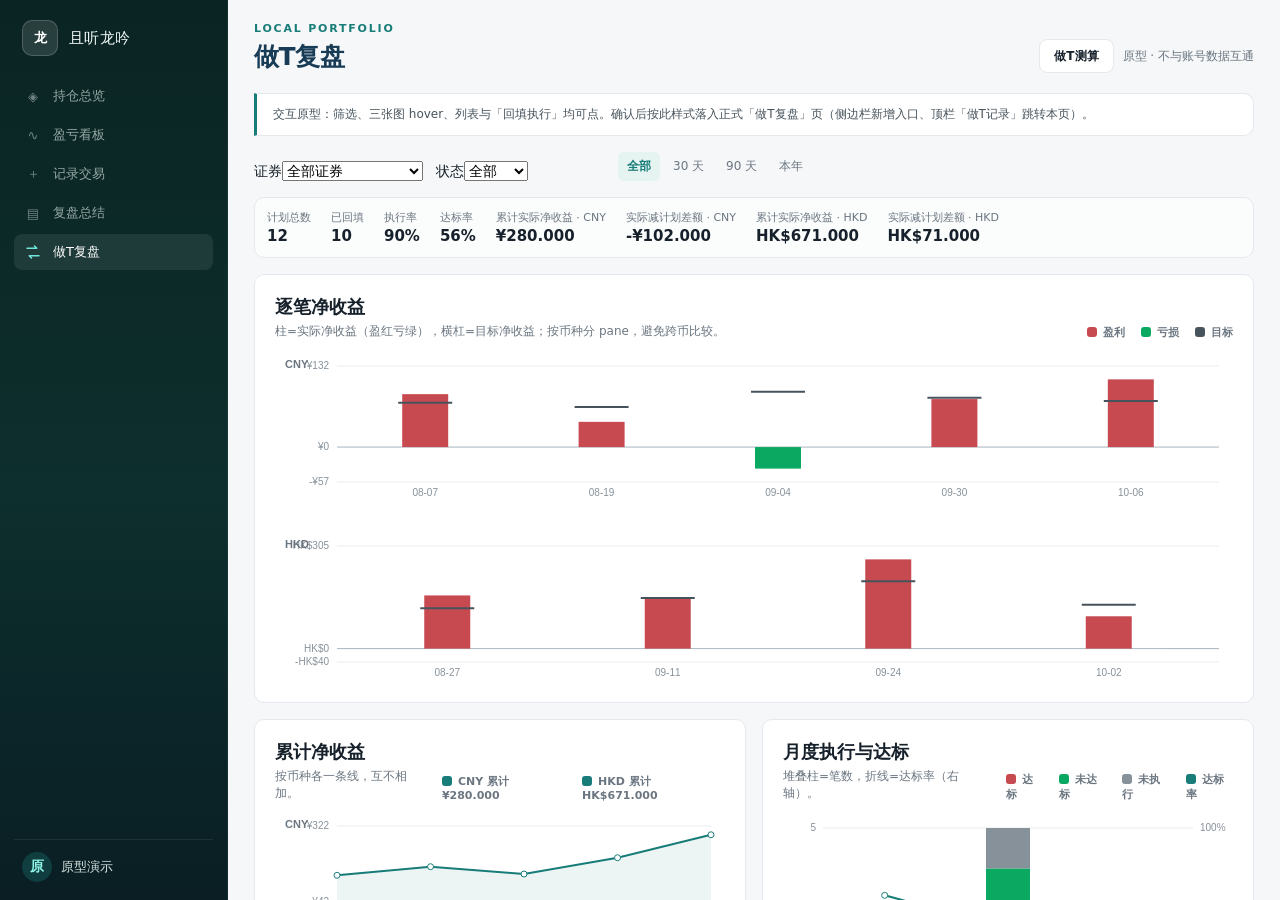
<file: docs/prototypes/proto-tplan.html>
<!doctype html>
<html lang="zh-CN">
<head>
  <meta charset="UTF-8">
  <meta name="viewport" content="width=device-width, initial-scale=1">
  <title>做T复盘 · 交互原型</title>
  <link rel="stylesheet" href="/static/styles.css">
  <style>
    .proto-filters{display:flex;gap:var(--sp-3);align-items:end;flex-wrap:wrap;margin-bottom:var(--sp-4)}
    .proto-filters label{min-width:170px;margin:0}
    .proto-chart-row{display:grid;grid-template-columns:1fr 1fr;gap:var(--sp-4)}
    .proto-chart-row .chart-panel{margin-top:var(--sp-4);min-width:0}
    .chart-wrap.tall{height:330px}
    .chart-wrap.half{height:238px}
    .proto-legend{display:flex;gap:var(--sp-4);align-items:center;font-size:var(--fs-xs);color:var(--muted);font-weight:600}
    .proto-legend i{display:inline-block;width:10px;height:10px;border-radius:3px;margin-right:6px;vertical-align:-1px}
    @media (max-width: 900px){ .proto-chart-row{grid-template-columns:1fr} }
  </style>
</head>
<body>
  <div id="toast" class="toast" role="status"></div>
  <section class="app-shell">
    <aside class="sidebar">
      <div class="brand-mark"><span>龙</span><div><strong>且听龙吟</strong></div></div>
      <nav class="main-nav" aria-label="主导航">
        <button class="nav-item" data-demo="1"><span class="nav-icon">◈</span>持仓总览</button>
        <button class="nav-item" data-demo="1"><span class="nav-icon">∿</span>盈亏看板</button>
        <button class="nav-item" data-demo="1"><span class="nav-icon">＋</span>记录交易</button>
        <button class="nav-item" data-demo="1"><span class="nav-icon">▤</span>复盘总结</button>
        <button class="nav-item active"><span class="nav-icon"><svg viewBox="0 0 24 24" width="16" height="16" fill="none" stroke="currentColor" stroke-width="2" stroke-linecap="round" stroke-linejoin="round" aria-hidden="true"><path d="M4 7h13l-3-3"/><path d="M20 17H7l3 3"/></svg></span>做T复盘</button>
      </nav>
      <div class="sidebar-bottom"><div class="account-chip"><span class="avatar">原</span><div><strong>原型演示</strong><small>样例数据</small></div></div></div>
    </aside>
    <main class="main-content">
      <header class="topbar"><div><p class="eyebrow">LOCAL PORTFOLIO</p><h1>做T复盘</h1></div><div class="top-actions"><button class="secondary" id="demo-calc" type="button">做T测算</button><span class="sync-state">原型 · 不与账号数据互通</span></div></header>
      <div class="notice">交互原型：筛选、三张图 hover、列表与「回填执行」均可点。确认后按此样式落入正式「做T复盘」页（侧边栏新增入口、顶栏「做T记录」跳转本页）。</div>

      <div class="proto-filters">
        <label>证券<select id="f-security"></select></label>
        <label>状态<select id="f-status"><option value="">全部</option><option value="open">待回填</option><option value="executed">已执行</option><option value="skipped">未执行</option></select></label>
        <div class="range-tabs" id="f-range"><button class="range active" data-range="all">全部</button><button class="range" data-range="30d">30 天</button><button class="range" data-range="90d">90 天</button><button class="range" data-range="ytd">本年</button></div>
      </div>

      <div id="kpi" class="stats-strip"></div>

      <div class="chart-panel">
        <div class="section-heading compact"><div><h2>逐笔净收益</h2><p>柱=实际净收益（盈红亏绿），横杠=目标净收益；按币种分 pane，避免跨币比较。</p></div><div class="proto-legend"><span><i style="background:var(--up)"></i>盈利</span><span><i style="background:var(--down)"></i>亏损</span><span><i style="background:var(--ink-soft)"></i>目标</span></div></div>
        <div class="chart-wrap tall"><canvas id="bar-chart"></canvas><div id="bar-tip" class="chart-tip hidden"></div></div>
      </div>

      <div class="proto-chart-row">
        <div class="chart-panel">
          <div class="section-heading compact"><div><h2>累计净收益</h2><p>按币种各一条线，互不相加。</p></div><div id="cum-legend" class="proto-legend"></div></div>
          <div class="chart-wrap half"><canvas id="cum-chart"></canvas><div id="cum-tip" class="chart-tip hidden"></div></div>
        </div>
        <div class="chart-panel">
          <div class="section-heading compact"><div><h2>月度执行与达标</h2><p>堆叠柱=笔数，折线=达标率（右轴）。</p></div><div class="proto-legend"><span><i style="background:var(--up)"></i>达标</span><span><i style="background:var(--down)"></i>未达标</span><span><i style="background:var(--muted-2)"></i>未执行</span><span><i style="background:var(--teal)"></i>达标率</span></div></div>
          <div class="chart-wrap half"><canvas id="month-chart"></canvas><div id="month-tip" class="chart-tip hidden"></div></div>
        </div>
      </div>

      <div class="section-heading"><div><h2>记录列表</h2><p>待回填的计划保留「回填执行」入口，保存后 KPI 与图表原地刷新。</p></div></div>
      <div id="plan-list" class="review-stack"></div>
    </main>
  </section>

<script>
const $ = s => document.querySelector(s);
const $$ = s => Array.from(document.querySelectorAll(s));
const TDIR_LABELS = { buy_first: '先买后卖', sell_first: '先卖后买' };
const TODAY = '2026-10-08';

const PLANS = [
  { id: 1, security_id: 'A:601162', code: '601162', name: '天风证券', currency: 'CNY', direction: 'buy_first', quantity: 2000, solved_unit_price: 3.560, plan_net: 72, target_amount: 72, status: 'closed', executed: 1, actual_unit_price: 3.568, actual_net: 86, created_at: '2026-08-06', closed_at: '2026-08-07', note: '开盘即到位' },
  { id: 2, security_id: 'A:601162', code: '601162', name: '天风证券', currency: 'CNY', direction: 'sell_first', quantity: 2000, solved_unit_price: 3.610, plan_net: 65, target_amount: 65, status: 'closed', executed: 1, actual_unit_price: 3.598, actual_net: 41, created_at: '2026-08-18', closed_at: '2026-08-19', note: '' },
  { id: 3, security_id: 'HK:01810', code: '01810', name: '小米集团-W', currency: 'HKD', direction: 'buy_first', quantity: 400, solved_unit_price: 25.350, plan_net: 120, target_amount: 120, status: 'closed', executed: 1, actual_unit_price: 25.740, actual_net: 158, created_at: '2026-08-26', closed_at: '2026-08-27', note: '' },
  { id: 4, security_id: 'A:601162', code: '601162', name: '天风证券', currency: 'CNY', direction: 'sell_first', quantity: 3000, solved_unit_price: 3.640, plan_net: 90, target_amount: 90, status: 'closed', executed: 1, actual_unit_price: 3.528, actual_net: -35, created_at: '2026-09-03', closed_at: '2026-09-04', note: '追卖后价跌' },
  { id: 5, security_id: 'HK:01810', code: '01810', name: '小米集团-W', currency: 'HKD', direction: 'sell_first', quantity: 600, solved_unit_price: 24.600, plan_net: 150, target_amount: 150, status: 'closed', executed: 1, actual_unit_price: 24.860, actual_net: 152, created_at: '2026-09-10', closed_at: '2026-09-11', note: '' },
  { id: 6, security_id: 'A:601162', code: '601162', name: '天风证券', currency: 'CNY', direction: 'sell_first', quantity: 2000, solved_unit_price: 3.665, plan_net: 70, target_amount: 70, status: 'closed', executed: 0, actual_unit_price: null, actual_net: null, created_at: '2026-09-15', closed_at: '2026-09-16', note: '价位没到放弃' },
  { id: 7, security_id: 'HK:01810', code: '01810', name: '小米集团-W', currency: 'HKD', direction: 'buy_first', quantity: 800, solved_unit_price: 25.100, plan_net: 200, target_amount: 200, status: 'closed', executed: 1, actual_unit_price: 25.440, actual_net: 265, created_at: '2026-09-23', closed_at: '2026-09-24', note: '' },
  { id: 8, security_id: 'A:601162', code: '601162', name: '天风证券', currency: 'CNY', direction: 'buy_first', quantity: 2500, solved_unit_price: 3.545, plan_net: 80, target_amount: 80, status: 'closed', executed: 1, actual_unit_price: 3.576, actual_net: 78, created_at: '2026-09-29', closed_at: '2026-09-30', note: '差一点' },
  { id: 9, security_id: 'HK:01810', code: '01810', name: '小米集团-W', currency: 'HKD', direction: 'sell_first', quantity: 500, solved_unit_price: 25.240, plan_net: 130, target_amount: 130, status: 'closed', executed: 1, actual_unit_price: 24.980, actual_net: 96, created_at: '2026-10-01', closed_at: '2026-10-02', note: '' },
  { id: 10, security_id: 'A:601162', code: '601162', name: '天风证券', currency: 'CNY', direction: 'buy_first', quantity: 2000, solved_unit_price: 3.520, plan_net: 75, target_amount: 75, status: 'closed', executed: 1, actual_unit_price: 3.578, actual_net: 110, created_at: '2026-10-05', closed_at: '2026-10-06', note: '' },
  { id: 11, security_id: 'HK:01810', code: '01810', name: '小米集团-W', currency: 'HKD', direction: 'buy_first', quantity: 600, solved_unit_price: 24.100, plan_net: 160, target_amount: 160, status: 'open', executed: null, actual_unit_price: null, actual_net: null, created_at: '2026-10-07', closed_at: null, note: '' },
  { id: 12, security_id: 'A:601162', code: '601162', name: '天风证券', currency: 'CNY', direction: 'sell_first', quantity: 1500, solved_unit_price: 3.600, plan_net: 55, target_amount: 55, status: 'open', executed: null, actual_unit_price: null, actual_net: null, created_at: '2026-10-08', closed_at: null, note: '' }
];

const state = { security: '', status: '', range: 'all' };
let barHits = [], cumHits = [], monthHits = [];

function cssVar(name) { return getComputedStyle(document.documentElement).getPropertyValue(name).trim(); }
function round3(v) { const mag = Number(`${Math.abs(Number(v))}e3`); return Number(`${Math.round(mag)}e-3`); }
function money(v, currency = 'CNY') { if (v === null || v === undefined || Number.isNaN(Number(v))) return '--'; const n = Number(v); const abs = round3(n); return `${n < 0 && abs > 0 ? '-' : ''}${absMoney(abs, currency)}`; }
function absMoney(abs, currency = 'CNY') { return `${currency === 'HKD' ? 'HK$' : '¥'}${abs.toLocaleString('zh-CN', { minimumFractionDigits: 3, maximumFractionDigits: 3 })}`; }
function axisMoney(v, currency) { return `${v < 0 ? '-' : ''}${currency === 'HKD' ? 'HK$' : '¥'}${Math.round(Math.abs(v))}`; }
function number(v, digits = 2) { return Number(v).toLocaleString('zh-CN', { maximumFractionDigits: digits }); }
function toast(message) { const node = $('#toast'); node.textContent = message; node.style.background = 'var(--toast)'; node.classList.add('show'); window.clearTimeout(toast.timer); toast.timer = window.setTimeout(() => node.classList.remove('show'), 2800); }
function escapeHtml(s) { return String(s ?? '').replace(/[&<>"']/g, c => ({ '&': '&amp;', '<': '&lt;', '>': '&gt;', '"': '&quot;', "'": '&#39;' }[c])); }

function cutoff() {
  if (state.range === '30d' || state.range === '90d') {
    const days = state.range === '30d' ? 30 : 90;
    const d = new Date(TODAY + 'T00:00:00'); d.setDate(d.getDate() - days);
    return d.toISOString().slice(0, 10);
  }
  if (state.range === 'ytd') return TODAY.slice(0, 4) + '-01-01';
  return '';
}
function filtered() {
  const cut = cutoff();
  return PLANS.filter(p => {
    if (state.security && p.security_id !== state.security) return false;
    if (state.status === 'open' && p.status !== 'open') return false;
    if (state.status === 'executed' && !(p.status === 'closed' && p.executed === 1)) return false;
    if (state.status === 'skipped' && !(p.status === 'closed' && p.executed === 0)) return false;
    const ref = p.closed_at || p.created_at;
    if (cut && ref < cut) return false;
    return true;
  });
}
const isExec = p => p.status === 'closed' && p.executed === 1;
const isHit = p => isExec(p) && Number(p.actual_net) >= Number(p.plan_net);
const currenciesOf = list => ['CNY', 'HKD'].filter(c => list.some(p => p.currency === c));

function setup(canvas) {
  const rect = canvas.parentElement.getBoundingClientRect();
  const ratio = window.devicePixelRatio || 1;
  canvas.width = Math.max(280, rect.width * ratio); canvas.height = Math.max(140, rect.height * ratio);
  canvas.style.width = rect.width + 'px'; canvas.style.height = rect.height + 'px';
  const ctx = canvas.getContext('2d'); ctx.setTransform(ratio, 0, 0, ratio, 0, 0);
  return { ctx, w: rect.width, h: rect.height };
}
function clearWrap(canvas) { canvas.parentElement.querySelectorAll('.chart-empty').forEach(n => n.remove()); }
function showEmpty(canvas, text) { const div = document.createElement('div'); div.className = 'chart-empty'; div.textContent = text; canvas.parentElement.appendChild(div); const ctx = canvas.getContext('2d'); ctx.clearRect(0, 0, canvas.width, canvas.height); }
function tipShow(tip, wrap, x, y, text) { tip.textContent = text; tip.style.left = `${Math.min(Math.max(x, 90), wrap.getBoundingClientRect().width - 90)}px`; tip.style.top = `${y}px`; tip.classList.remove('hidden'); }
function tipHide(tip) { tip.classList.add('hidden'); }

function renderKpi() {
  const list = filtered();
  const closed = list.filter(p => p.status === 'closed');
  const executed = closed.filter(isExec);
  const hit = executed.filter(isHit);
  const pct = (a, b) => `${Math.round(a / b * 100)}%`;
  const cells = [
    ['计划总数', list.length], ['已回填', closed.length],
    ['执行率', closed.length ? pct(executed.length, closed.length) : '暂无回填'],
    ['达标率', executed.length ? pct(hit.length, executed.length) : '暂无执行']
  ];
  for (const cur of currenciesOf(executed)) {
    const sum = executed.filter(p => p.currency === cur).reduce((s, p) => s + Number(p.actual_net), 0);
    const plan = executed.filter(p => p.currency === cur).reduce((s, p) => s + Number(p.plan_net), 0);
    cells.push([`累计实际净收益 · ${cur}`, money(sum, cur)], [`实际减计划差额 · ${cur}`, money(sum - plan, cur)]);
  }
  $('#kpi').innerHTML = cells.map(([label, value]) => `<div><span>${escapeHtml(label)}</span><strong>${escapeHtml(value)}</strong></div>`).join('');
}

function drawBar() {
  const canvas = $('#bar-chart'); clearWrap(canvas);
  const executed = filtered().filter(isExec).sort((a, b) => a.closed_at.localeCompare(b.closed_at));
  barHits = [];
  if (!executed.length) { showEmpty(canvas, '暂无已回填的执行记录'); return; }
  const { ctx, w, h } = setup(canvas);
  const curs = currenciesOf(executed);
  const gap = 30, paneH = (h - gap * (curs.length - 1)) / curs.length;
  curs.forEach((cur, pi) => {
    const items = executed.filter(p => p.currency === cur);
    const top = pi * (paneH + gap);
    const L = 62, R = 14, T = top + 14, B = top + paneH - 20;
    const vals = items.flatMap(p => [Number(p.actual_net), Number(p.plan_net)]);
    let mx = Math.max(...vals, 0), mn = Math.min(...vals, 0);
    const pad = (mx - mn) || 1; mx += pad * 0.15; mn -= pad * 0.15;
    const y = v => B - (v - mn) / (mx - mn) * (B - T);
    ctx.font = '10px Inter, "Microsoft YaHei", sans-serif';
    for (const tick of [mx, 0, mn]) {
      ctx.strokeStyle = tick === 0 ? cssVar('--border-strong') : cssVar('--chart-grid');
      ctx.beginPath(); ctx.moveTo(L, y(tick)); ctx.lineTo(w - R, y(tick)); ctx.stroke();
      ctx.fillStyle = cssVar('--muted-2'); ctx.textAlign = 'right'; ctx.fillText(axisMoney(tick, cur), L - 8, y(tick) + 3);
    }
    ctx.fillStyle = cssVar('--muted'); ctx.textAlign = 'left'; ctx.font = '600 11px Inter, "Microsoft YaHei", sans-serif';
    ctx.fillText(cur === 'HKD' ? 'HKD' : 'CNY', 10, T + 2);
    ctx.font = '10px Inter, "Microsoft YaHei", sans-serif';
    const slot = (w - L - R) / items.length, bw = Math.min(46, slot * 0.52);
    items.forEach((p, i) => {
      const cx = L + slot * (i + 0.5), v = Number(p.actual_net);
      const y0 = y(Math.max(v, 0)), y1 = y(Math.min(v, 0));
      ctx.fillStyle = v >= 0 ? cssVar('--up') : cssVar('--down');
      ctx.fillRect(cx - bw / 2, y0, bw, Math.max(2, y1 - y0));
      ctx.strokeStyle = cssVar('--ink-soft'); ctx.lineWidth = 2;
      ctx.beginPath(); ctx.moveTo(cx - bw / 2 - 4, y(Number(p.plan_net))); ctx.lineTo(cx + bw / 2 + 4, y(Number(p.plan_net))); ctx.stroke(); ctx.lineWidth = 1;
      ctx.fillStyle = cssVar('--muted-2'); ctx.textAlign = 'center'; ctx.fillText(p.closed_at.slice(5), cx, B + 14);
      barHits.push({ x0: cx - slot / 2, x1: cx + slot / 2, y0: T, y1: B, p });
    });
  });
}

function drawCum() {
  const canvas = $('#cum-chart'); clearWrap(canvas);
  const executed = filtered().filter(isExec).sort((a, b) => a.closed_at.localeCompare(b.closed_at));
  cumHits = [];
  const curs = currenciesOf(executed);
  $('#cum-legend').innerHTML = curs.map(cur => {
    const total = executed.filter(p => p.currency === cur).reduce((s, p) => s + Number(p.actual_net), 0);
    return `<span><i style="background:var(--teal)"></i>${cur} 累计 ${money(total, cur)}</span>`;
  }).join('');
  if (!executed.length) { showEmpty(canvas, '暂无已回填的执行记录'); return; }
  const { ctx, w, h } = setup(canvas);
  const gap = 26, paneH = (h - gap * (curs.length - 1)) / curs.length;
  curs.forEach((cur, pi) => {
    const items = executed.filter(p => p.currency === cur);
    let run = 0; const pts = items.map(p => { run += Number(p.actual_net); return { d: p.closed_at, cum: run, inc: Number(p.actual_net), p }; });
    const top = pi * (paneH + gap);
    const L = 62, R = 14, T = top + 12, B = top + paneH - 18;
    const vals = pts.map(q => q.cum);
    let mx = Math.max(...vals, 0), mn = Math.min(...vals, 0);
    const pad = (mx - mn) || 1; mx += pad * 0.15; mn -= pad * 0.15;
    const x = i => pts.length === 1 ? (L + w - R) / 2 : L + i / (pts.length - 1) * (w - L - R);
    const y = v => B - (v - mn) / (mx - mn) * (B - T);
    ctx.font = '10px Inter, "Microsoft YaHei", sans-serif';
    for (const tick of [mx, mn]) {
      ctx.strokeStyle = cssVar('--chart-grid'); ctx.beginPath(); ctx.moveTo(L, y(tick)); ctx.lineTo(w - R, y(tick)); ctx.stroke();
      ctx.fillStyle = cssVar('--muted-2'); ctx.textAlign = 'right'; ctx.fillText(axisMoney(tick, cur), L - 8, y(tick) + 3);
    }
    ctx.fillStyle = cssVar('--muted'); ctx.textAlign = 'left'; ctx.font = '600 11px Inter, "Microsoft YaHei", sans-serif';
    ctx.fillText(cur === 'HKD' ? 'HKD' : 'CNY', 10, T + 2);
    ctx.font = '10px Inter, "Microsoft YaHei", sans-serif';
    ctx.beginPath();
    pts.forEach((q, i) => i ? ctx.lineTo(x(i), y(q.cum)) : ctx.moveTo(x(i), y(q.cum)));
    ctx.strokeStyle = cssVar('--teal'); ctx.lineWidth = 2; ctx.stroke(); ctx.lineWidth = 1;
    ctx.lineTo(x(pts.length - 1), B); ctx.lineTo(x(0), B); ctx.closePath();
    ctx.fillStyle = cssVar('--teal'); ctx.globalAlpha = 0.08; ctx.fill(); ctx.globalAlpha = 1;
    pts.forEach((q, i) => {
      ctx.beginPath(); ctx.arc(x(i), y(q.cum), 3, 0, Math.PI * 2);
      ctx.fillStyle = cssVar('--panel'); ctx.fill(); ctx.strokeStyle = cssVar('--teal'); ctx.stroke();
      cumHits.push({ x: x(i), y: y(q.cum), q, cur });
    });
    ctx.fillStyle = cssVar('--muted-2'); ctx.textAlign = 'center';
    ctx.fillText(pts[0].d.slice(5), x(0), B + 13);
    ctx.fillText(pts[pts.length - 1].d.slice(5), x(pts.length - 1), B + 13);
  });
}

function drawMonth() {
  const canvas = $('#month-chart'); clearWrap(canvas);
  const closed = filtered().filter(p => p.status === 'closed');
  monthHits = [];
  if (!closed.length) { showEmpty(canvas, '暂无回填记录'); return; }
  const months = Array.from(new Set(closed.map(p => p.closed_at.slice(0, 7)))).sort();
  const rows = months.map(m => {
    const items = closed.filter(p => p.closed_at.slice(0, 7) === m);
    const hit = items.filter(isHit).length, skip = items.filter(p => p.executed === 0).length;
    const exec = items.length - skip;
    return { m, hit, miss: exec - hit, skip, exec, rate: exec ? hit / exec : null };
  });
  const { ctx, w, h } = setup(canvas);
  const L = 40, R = 40, T = 14, B = h - 22;
  const maxCount = Math.max(...rows.map(r => r.hit + r.miss + r.skip));
  const y = v => B - v / maxCount * (B - T);
  ctx.font = '10px Inter, "Microsoft YaHei", sans-serif';
  for (const tick of [0, Math.ceil(maxCount / 2), maxCount]) {
    ctx.strokeStyle = cssVar('--chart-grid'); ctx.beginPath(); ctx.moveTo(L, y(tick)); ctx.lineTo(w - R, y(tick)); ctx.stroke();
    ctx.fillStyle = cssVar('--muted-2'); ctx.textAlign = 'right'; ctx.fillText(String(tick), L - 7, y(tick) + 3);
  }
  for (const pctTick of [0, 50, 100]) {
    const yy = B - pctTick / 100 * (B - T);
    ctx.fillStyle = cssVar('--muted-2'); ctx.textAlign = 'left'; ctx.fillText(`${pctTick}%`, w - R + 7, yy + 3);
  }
  const slot = (w - L - R) / rows.length, bw = Math.min(44, slot * 0.5);
  rows.forEach((r, i) => {
    const cx = L + slot * (i + 0.5);
    let acc = 0;
    for (const [count, color] of [[r.hit, '--up'], [r.miss, '--down'], [r.skip, '--muted-2']]) {
      if (!count) continue;
      const y0 = y(acc + count), y1 = y(acc);
      ctx.fillStyle = cssVar(color); ctx.fillRect(cx - bw / 2, y0, bw, y1 - y0);
      acc += count;
    }
    ctx.fillStyle = cssVar('--muted-2'); ctx.textAlign = 'center'; ctx.fillText(r.m.slice(5), cx, B + 14);
    monthHits.push({ x0: cx - slot / 2, x1: cx + slot / 2, r, cx });
  });
  ctx.strokeStyle = cssVar('--teal'); ctx.lineWidth = 2; ctx.beginPath();
  let started = false;
  rows.forEach((r, i) => {
    if (r.rate === null) return;
    const cx = L + slot * (i + 0.5), yy = B - r.rate * (B - T);
    if (started) ctx.lineTo(cx, yy); else { ctx.moveTo(cx, yy); started = true; }
  });
  ctx.stroke(); ctx.lineWidth = 1;
  rows.forEach((r, i) => {
    if (r.rate === null) return;
    const cx = L + slot * (i + 0.5), yy = B - r.rate * (B - T);
    ctx.beginPath(); ctx.arc(cx, yy, 3, 0, Math.PI * 2);
    ctx.fillStyle = cssVar('--panel'); ctx.fill(); ctx.strokeStyle = cssVar('--teal'); ctx.stroke();
  });
}

function planCard(p) {
  const currency = p.currency;
  const otherLabel = p.direction === 'buy_first' ? '预测卖出价' : '预测回补价';
  const executed = p.executed === 1;
  let badge = '<span class="badge open">待回填</span>', resultLine = '';
  if (p.status === 'closed' && !executed) badge = '<span class="badge">未执行</span>';
  else if (p.status === 'closed' && executed) {
    const hit = Number(p.actual_net) >= Number(p.plan_net);
    badge = `<span class="badge ${hit ? 'hit' : 'miss'}">${hit ? '达标' : '未达标'}</span>`;
    resultLine = `<p class="review-excerpt">实际成交价 ${money(Number(p.actual_unit_price), currency)} · 实际净收益 ${money(Number(p.actual_net), currency)} / 目标 ${money(Number(p.plan_net), currency)}${p.note ? ` · ${escapeHtml(p.note)}` : ''}</p>`;
  }
  return `<article class="review-card"><div class="review-head"><div><strong>${escapeHtml(p.name)}</strong><small>${escapeHtml(p.code)} · ${TDIR_LABELS[p.direction]} · 数量 ${number(p.quantity, 4)}</small></div>${badge}</div><p class="review-excerpt">${otherLabel} ${money(Number(p.solved_unit_price), currency)} · 目标净收益 ${money(Number(p.target_amount), currency)}</p>${resultLine}<div class="review-foot"><small>创建于 ${p.created_at}${p.closed_at ? ` · 回填于 ${p.closed_at}` : ''}</small><div class="review-actions">${p.status === 'open' ? `<button class="secondary" data-demo-feedback="1">回填执行</button>` : ''}</div></div></article>`;
}

function renderList() {
  const list = filtered().slice().sort((a, b) => b.created_at.localeCompare(a.created_at));
  $('#plan-list').innerHTML = list.length ? list.map(planCard).join('') : '<div class="empty-state">当前筛选下没有做T记录。</div>';
}

function renderAll() { renderKpi(); drawBar(); drawCum(); drawMonth(); renderList(); }

$('#bar-chart').addEventListener('mousemove', event => {
  const rect = event.target.getBoundingClientRect();
  const mx = event.clientX - rect.left, my = event.clientY - rect.top;
  const hitBar = barHits.find(b => mx >= b.x0 && mx <= b.x1 && my >= b.y0 && my <= b.y1);
  const tip = $('#bar-tip');
  if (!hitBar) { tipHide(tip); return; }
  const p = hitBar.p;
  tipShow(tip, event.target.parentElement, (hitBar.x0 + hitBar.x1) / 2, hitBar.y0 + 8, `${p.name} ${TDIR_LABELS[p.direction]} ${p.closed_at}　实际 ${money(Number(p.actual_net), p.currency)} / 目标 ${money(Number(p.plan_net), p.currency)}　${isHit(p) ? '达标' : '未达标'}`);
});
$('#bar-chart').addEventListener('mouseleave', () => tipHide($('#bar-tip')));
$('#cum-chart').addEventListener('mousemove', event => {
  const rect = event.target.getBoundingClientRect();
  const mx = event.clientX - rect.left, my = event.clientY - rect.top;
  let best = null;
  for (const c of cumHits) { const d = Math.hypot(mx - c.x, my - c.y); if (d < 22 && (!best || d < best.d)) best = { ...c, d }; }
  const tip = $('#cum-tip');
  if (!best) { tipHide(tip); return; }
  tipShow(tip, event.target.parentElement, best.x, best.y, `${best.q.d}　累计 ${money(best.q.cum, best.cur)}（本笔 ${money(best.q.inc, best.cur)}）`);
});
$('#cum-chart').addEventListener('mouseleave', () => tipHide($('#cum-tip')));
$('#month-chart').addEventListener('mousemove', event => {
  const rect = event.target.getBoundingClientRect();
  const mx = event.clientX - rect.left, my = event.clientY - rect.top;
  const col = monthHits.find(b => mx >= b.x0 && mx <= b.x1 && my >= 0 && my <= rect.height);
  const tip = $('#month-tip');
  if (!col) { tipHide(tip); return; }
  const r = col.r;
  tipShow(tip, event.target.parentElement, col.cx, 26, `${r.m}　回填 ${r.hit + r.miss + r.skip} 笔 · 执行 ${r.exec} · 达标 ${r.hit}　达标率 ${r.rate === null ? '--' : Math.round(r.rate * 100) + '%'}`);
});
$('#month-chart').addEventListener('mouseleave', () => tipHide($('#month-tip')));

$('#f-security').addEventListener('change', event => { state.security = event.target.value; renderAll(); });
$('#f-status').addEventListener('change', event => { state.status = event.target.value; renderAll(); });
$$('#f-range .range').forEach(button => button.addEventListener('click', () => { state.range = button.dataset.range; $$('#f-range .range').forEach(item => item.classList.toggle('active', item === button)); renderAll(); }));
$$('[data-demo]').forEach(button => button.addEventListener('click', () => toast('原型仅演示「做T复盘」页交互')));
$('#demo-calc').addEventListener('click', () => toast('原型仅演示「做T复盘」页交互'));
document.addEventListener('click', event => { if (event.target.closest('[data-demo-feedback]')) toast('原型演示：正式版此处打开回填弹窗，保存后 KPI 与图表原地刷新'); });

const secs = Array.from(new Map(PLANS.map(p => [p.security_id, p])).values());
$('#f-security').innerHTML = '<option value="">全部证券</option>' + secs.map(p => `<option value="${p.security_id}">${escapeHtml(p.name)} · ${p.currency}</option>`).join('');
window.addEventListener('resize', renderAll);
window.matchMedia('(prefers-color-scheme: dark)').addEventListener('change', renderAll);
renderAll();
</script>
</body>
</html>
</file>
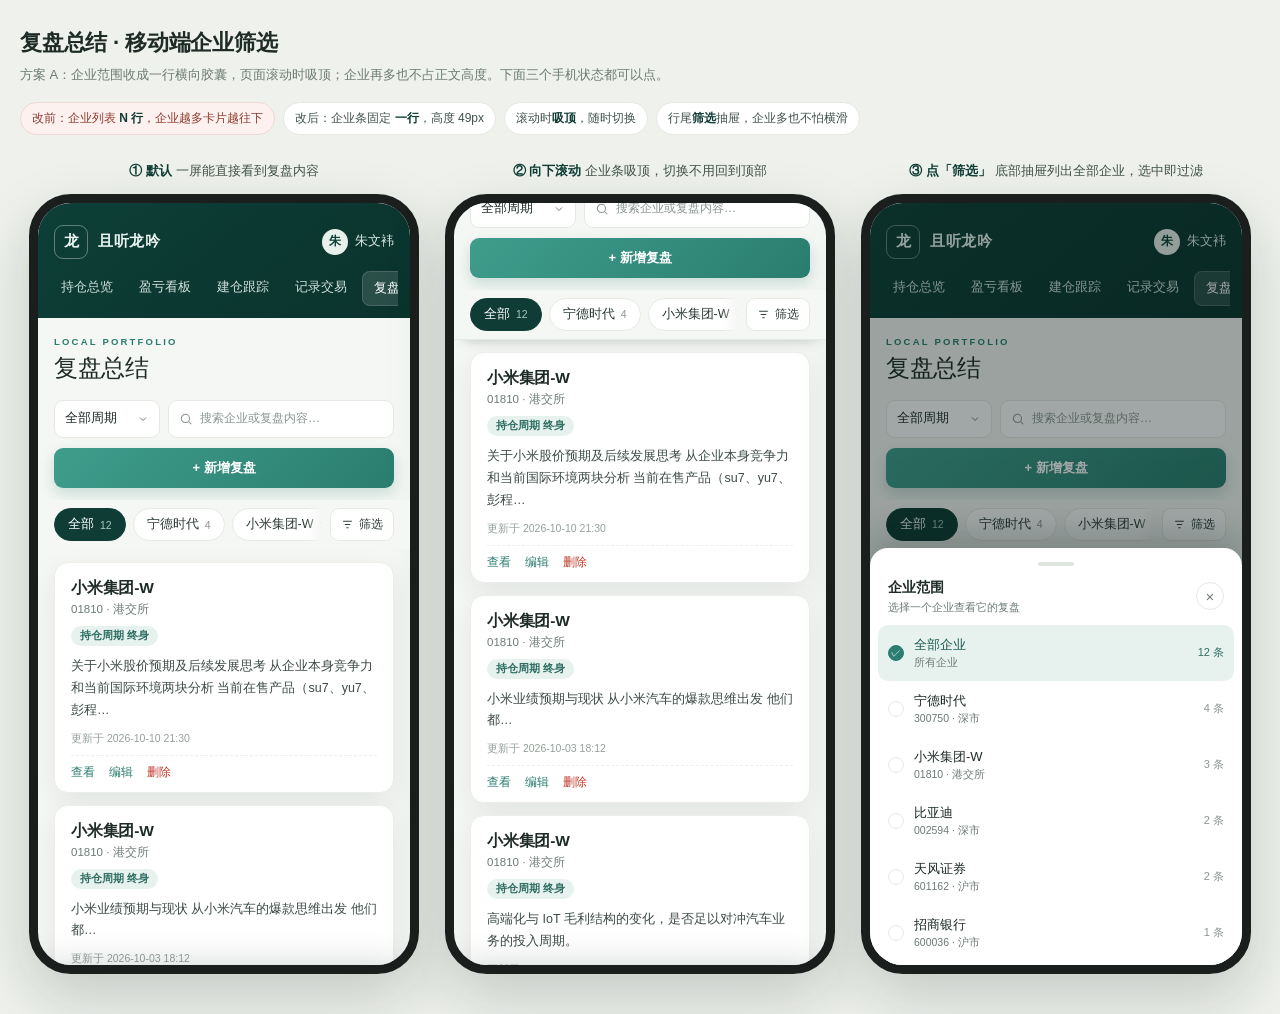
<file: docs/prototypes/review-mobile-scope.html>
<!doctype html>
<html lang="zh-CN">
<head>
<meta charset="utf-8">
<meta name="viewport" content="width=device-width,initial-scale=1">
<title>复盘总结 · 移动端企业筛选方案</title>
<style>
  :root{
    --bg:#f5f7f4; --panel:#ffffff; --ink:#1e2b26; --muted:#6d7b75; --line:#e6e9e3;
    --teal:#2a7d6f; --teal-deep:#0f3d35; --teal-soft:#e7f2ee; --danger:#c0392b;
    --shadow:0 10px 30px rgba(16,44,38,.08);
    --pw:390px; --ph:780px;
  }
  *{box-sizing:border-box}
  body{margin:0;background:#eef1ec;color:var(--ink);font-family:-apple-system,BlinkMacSystemFont,"Segoe UI","PingFang SC","Microsoft YaHei",sans-serif}
  .page{max-width:1320px;margin:0 auto;padding:28px 20px 40px}
  .page-head h1{font-size:22px;margin:0 0 6px;letter-spacing:-.2px}
  .page-head p{margin:0;color:var(--muted);font-size:13px;line-height:1.7}
  .notes{display:flex;flex-wrap:wrap;gap:8px;margin:16px 0 26px}
  .note{font-size:12px;padding:7px 11px;border-radius:999px;background:#fff;border:1px solid var(--line);color:#41524b}
  .note b{color:var(--teal-deep)}
  .note.bad{background:#fdf1ef;border-color:#f3d7d2;color:#8d3b30}
  .frames{display:flex;gap:26px;flex-wrap:wrap;justify-content:center;align-items:flex-start}
  figure{margin:0;display:flex;flex-direction:column;gap:12px;align-items:center}
  figcaption{font-size:12.5px;color:#42534c;text-align:center;line-height:1.6}
  figcaption b{display:inline-block;color:var(--teal-deep);font-size:13px;margin-right:4px}
  .phone{width:var(--pw);height:var(--ph);border-radius:42px;border:9px solid #1a1f1d;background:var(--bg);position:relative;overflow:hidden;box-shadow:0 24px 60px rgba(16,36,30,.18)}
  .screen{height:100%;overflow-y:auto;overscroll-behavior:contain;scrollbar-width:none;position:relative}
  .screen::-webkit-scrollbar{display:none}

  .appbar{background:linear-gradient(140deg,#0d3f36,#0a332c);color:#eaf4f0;padding:16px 16px 0}
  .brand{display:flex;align-items:center;gap:10px;height:46px}
  .brand-mark{width:34px;height:34px;border-radius:9px;border:1px solid rgba(255,255,255,.35);display:grid;place-items:center;font-size:15px;font-weight:600}
  .brand-name{font-size:15px;font-weight:600;letter-spacing:.5px}
  .brand-user{margin-left:auto;display:flex;align-items:center;gap:7px;font-size:12.5px;color:#dcebe5}
  .avatar{width:26px;height:26px;border-radius:50%;background:#e8f0ec;color:#0d3f36;display:grid;place-items:center;font-size:12px;font-weight:600}
  .nav{display:flex;gap:4px;overflow-x:auto;scrollbar-width:none;padding:6px 0 12px;margin:0 -4px}
  .nav::-webkit-scrollbar{display:none}
  .nav span{flex:none;font-size:12.5px;padding:8px 11px;border-radius:8px;color:#cfe2db;white-space:nowrap}
  .nav span.on{background:rgba(255,255,255,.13);color:#fff;border:1px solid rgba(255,255,255,.14)}

  .content{padding:18px 16px 36px}
  .eyebrow{font-size:9.5px;letter-spacing:2.2px;color:var(--teal);font-weight:600}
  .h1{font-size:24px;margin:5px 0 16px;letter-spacing:-.4px}
  .toolbar{display:flex;gap:8px}
  .select{flex:none;width:106px;height:38px;border:1px solid var(--line);border-radius:9px;background:#fff;display:flex;align-items:center;justify-content:space-between;padding:0 10px;font-size:12.5px;color:var(--ink)}
  .select svg{width:12px;height:12px;stroke:var(--muted);fill:none;stroke-width:2}
  .search{flex:1;min-width:0;height:38px;border:1px solid var(--line);border-radius:9px;background:#fff;display:flex;align-items:center;gap:7px;padding:0 10px;color:#8a968f;font-size:12px}
  .search svg{width:14px;height:14px;stroke:#8a968f;fill:none;stroke-width:1.8;flex:none}
  .add{margin-top:10px;width:100%;height:40px;border:0;border-radius:9px;background:linear-gradient(135deg,#3f9d8c,#2a7d6f);color:#fff;font-size:13px;font-weight:600;display:flex;align-items:center;justify-content:center;gap:6px;box-shadow:0 6px 14px rgba(42,125,111,.22)}

  .scope-bar{position:sticky;top:0;z-index:8;display:flex;align-items:center;gap:8px;margin:12px -16px 0;padding:8px 16px;background:rgba(245,247,244,.97);backdrop-filter:blur(8px);border-bottom:1px solid transparent;transition:box-shadow .2s,border-color .2s}
  .scope-bar.stuck{border-color:var(--line);box-shadow:0 8px 14px -10px rgba(12,40,33,.35)}
  .scope-scroll{display:flex;gap:7px;overflow-x:auto;flex:1;min-width:0;scrollbar-width:none;-webkit-mask-image:linear-gradient(to right,#000 0,#000 calc(100% - 16px),transparent 100%);mask-image:linear-gradient(to right,#000 0,#000 calc(100% - 16px),transparent 100%)}
  .scope-scroll::-webkit-scrollbar{display:none}
  .chip{flex:none;height:33px;padding:0 13px;border-radius:999px;border:1px solid var(--line);background:#fff;color:#2c3a34;font-size:12.5px;display:inline-flex;align-items:center;gap:6px;cursor:pointer;font-family:inherit}
  .chip i{font-style:normal;font-size:10.5px;color:#8b968f}
  .chip.on{background:var(--teal-deep);border-color:var(--teal-deep);color:#fff}
  .chip.on i{color:#a9c8bf}
  .filter-btn{flex:none;height:33px;border-radius:9px;border:1px solid var(--line);background:#fff;color:#2c3a34;padding:0 10px;display:inline-flex;align-items:center;gap:5px;font-size:11.5px;font-family:inherit;cursor:pointer}
  .filter-btn svg{width:13px;height:13px;stroke:currentColor;fill:none;stroke-width:1.8}

  .card{background:#fff;border:1px solid #eceee9;border-radius:14px;padding:15px 16px 12px;box-shadow:var(--shadow);margin-top:12px}
  .card h3{margin:0;font-size:15.5px;letter-spacing:-.2px}
  .card .meta{font-size:11.5px;color:var(--muted);margin-top:3px}
  .tag{display:inline-flex;align-items:center;gap:5px;margin-top:9px;font-size:10.5px;padding:3px 9px;border-radius:999px;background:var(--teal-soft);color:#2f6f63;font-weight:600}
  .excerpt{margin:10px 0 0;font-size:12.5px;line-height:1.75;color:#3d4b45;display:-webkit-box;-webkit-line-clamp:3;-webkit-box-orient:vertical;overflow:hidden}
  .updated{margin-top:10px;font-size:10.5px;color:#95a09a}
  .actions{display:flex;gap:14px;margin-top:9px;padding-top:9px;border-top:1px dashed #edf0ec;font-size:11.5px}
  .actions b{color:#2a7d6f;font-weight:500}
  .actions .del{color:var(--danger)}
  .empty{background:#fff;border:1px dashed var(--line);border-radius:14px;padding:26px;text-align:center;color:var(--muted);font-size:12px;margin-top:12px}

  .backdrop{position:absolute;inset:0;background:rgba(8,26,22,.38);opacity:0;pointer-events:none;transition:opacity .2s;z-index:20}
  .backdrop.show{opacity:1;pointer-events:auto}
  .sheet{position:absolute;left:0;right:0;bottom:0;background:#fff;border-radius:18px 18px 0 0;padding:12px 0 10px;transform:translateY(104%);transition:transform .26s cubic-bezier(.2,.8,.2,1);z-index:30;box-shadow:0 -14px 36px rgba(8,26,22,.22)}
  .sheet.open{transform:none}
  .sheet-head{display:flex;align-items:center;justify-content:space-between;padding:4px 18px 10px}
  .sheet-head strong{font-size:14px}
  .sheet-head small{font-size:11px;color:var(--muted);display:block;margin-top:3px;font-weight:400}
  .sheet-close{width:28px;height:28px;border-radius:50%;border:1px solid var(--line);background:#fff;color:var(--muted);font-size:15px;line-height:1;cursor:pointer}
  .sheet-list{max-height:330px;overflow-y:auto;padding:0 8px}
  .sheet-row{width:100%;display:flex;align-items:center;gap:10px;padding:11px 10px;border:0;background:#fff;border-radius:10px;font-family:inherit;font-size:13px;color:var(--ink);cursor:pointer;text-align:left}
  .sheet-row:hover{background:#f6f8f5}
  .sheet-row .n{flex:1;min-width:0}
  .sheet-row .n small{display:block;font-size:10.5px;color:var(--muted);margin-top:2px}
  .sheet-row .cnt{font-size:11px;color:#8b968f}
  .sheet-row.on{background:var(--teal-soft);color:#1d5b50}
  .sheet-row.on .cnt{color:#2f6f63}
  .check{width:16px;height:16px;border-radius:50%;border:1px solid var(--line);display:grid;place-items:center;flex:none;color:transparent;font-size:10px}
  .sheet-row.on .check{background:var(--teal);border-color:var(--teal);color:#fff}
  .grab{width:36px;height:4px;border-radius:99px;background:#dfe5df;margin:2px auto 8px}

  @media(max-width:520px){:root{--pw:342px;--ph:700px}}
</style>
</head>
<body>
<div class="page">
  <header class="page-head">
    <h1>复盘总结 · 移动端企业筛选</h1>
    <p>方案 A：企业范围收成一行横向胶囊，页面滚动时吸顶；企业再多也不占正文高度。下面三个手机状态都可以点。</p>
  </header>
  <div class="notes">
    <span class="note bad">改前：企业列表 <b>N 行</b>，企业越多卡片越往下</span>
    <span class="note">改后：企业条固定 <b>一行</b>，高度 49px</span>
    <span class="note">滚动时<b>吸顶</b>，随时切换</span>
    <span class="note">行尾<b>筛选</b>抽屉，企业多也不怕横滑</span>
  </div>

  <div class="frames">
    <figure>
      <figcaption><b>① 默认</b>一屏能直接看到复盘内容</figcaption>
      <div class="phone" data-phone="p1">
        <div class="screen">
          <div class="appbar">
            <div class="brand"><span class="brand-mark">龙</span><span class="brand-name">且听龙吟</span><span class="brand-user"><span class="avatar">朱</span>朱文袆</span></div>
            <nav class="nav"><span>持仓总览</span><span>盈亏看板</span><span>建仓跟踪</span><span>记录交易</span><span class="on">复盘总结</span></nav>
          </div>
          <div class="content">
            <div class="eyebrow">LOCAL PORTFOLIO</div>
            <div class="h1">复盘总结</div>
            <div class="toolbar">
              <span class="select">全部周期<svg viewBox="0 0 24 24"><path d="M6 9l6 6 6-6"/></svg></span>
              <span class="search"><svg viewBox="0 0 24 24"><circle cx="11" cy="11" r="7"/><path d="M16.5 16.5L21 21"/></svg>搜索企业或复盘内容…</span>
            </div>
            <button class="add">+ 新增复盘</button>
            <div class="scope-bar"><div class="scope-scroll"></div><button class="filter-btn"><svg viewBox="0 0 24 24"><path d="M4 6h16M7 12h10M10 18h4"/></svg>筛选</button></div>
            <div class="cards"></div>
          </div>
        </div>
        <div class="backdrop"></div>
        <div class="sheet"><div class="grab"></div><div class="sheet-head"><div><strong>企业范围</strong><small>选择一个企业查看它的复盘</small></div><button class="sheet-close">×</button></div><div class="sheet-list"></div></div>
      </div>
    </figure>

    <figure>
      <figcaption><b>② 向下滚动</b>企业条吸顶，切换不用回到顶部</figcaption>
      <div class="phone" data-phone="p2">
        <div class="screen">
          <div class="appbar">
            <div class="brand"><span class="brand-mark">龙</span><span class="brand-name">且听龙吟</span><span class="brand-user"><span class="avatar">朱</span>朱文袆</span></div>
            <nav class="nav"><span>持仓总览</span><span>盈亏看板</span><span>建仓跟踪</span><span>记录交易</span><span class="on">复盘总结</span></nav>
          </div>
          <div class="content">
            <div class="eyebrow">LOCAL PORTFOLIO</div>
            <div class="h1">复盘总结</div>
            <div class="toolbar">
              <span class="select">全部周期<svg viewBox="0 0 24 24"><path d="M6 9l6 6 6-6"/></svg></span>
              <span class="search"><svg viewBox="0 0 24 24"><circle cx="11" cy="11" r="7"/><path d="M16.5 16.5L21 21"/></svg>搜索企业或复盘内容…</span>
            </div>
            <button class="add">+ 新增复盘</button>
            <div class="scope-bar"><div class="scope-scroll"></div><button class="filter-btn"><svg viewBox="0 0 24 24"><path d="M4 6h16M7 12h10M10 18h4"/></svg>筛选</button></div>
            <div class="cards"></div>
          </div>
        </div>
        <div class="backdrop"></div>
        <div class="sheet"><div class="grab"></div><div class="sheet-head"><div><strong>企业范围</strong><small>选择一个企业查看它的复盘</small></div><button class="sheet-close">×</button></div><div class="sheet-list"></div></div>
      </div>
    </figure>

    <figure>
      <figcaption><b>③ 点「筛选」</b>底部抽屉列出全部企业，选中即过滤</figcaption>
      <div class="phone" data-phone="p3">
        <div class="screen">
          <div class="appbar">
            <div class="brand"><span class="brand-mark">龙</span><span class="brand-name">且听龙吟</span><span class="brand-user"><span class="avatar">朱</span>朱文袆</span></div>
            <nav class="nav"><span>持仓总览</span><span>盈亏看板</span><span>建仓跟踪</span><span>记录交易</span><span class="on">复盘总结</span></nav>
          </div>
          <div class="content">
            <div class="eyebrow">LOCAL PORTFOLIO</div>
            <div class="h1">复盘总结</div>
            <div class="toolbar">
              <span class="select">全部周期<svg viewBox="0 0 24 24"><path d="M6 9l6 6 6-6"/></svg></span>
              <span class="search"><svg viewBox="0 0 24 24"><circle cx="11" cy="11" r="7"/><path d="M16.5 16.5L21 21"/></svg>搜索企业或复盘内容…</span>
            </div>
            <button class="add">+ 新增复盘</button>
            <div class="scope-bar"><div class="scope-scroll"></div><button class="filter-btn"><svg viewBox="0 0 24 24"><path d="M4 6h16M7 12h10M10 18h4"/></svg>筛选</button></div>
            <div class="cards"></div>
          </div>
        </div>
        <div class="backdrop"></div>
        <div class="sheet"><div class="grab"></div><div class="sheet-head"><div><strong>企业范围</strong><small>选择一个企业查看它的复盘</small></div><button class="sheet-close">×</button></div><div class="sheet-list"></div></div>
      </div>
    </figure>
  </div>
</div>

<script>
  const companies = [
    { id: '', name: '全部', code: '所有企业', count: 12 },
    { id: 'catl', name: '宁德时代', code: '300750 · 深市', count: 4 },
    { id: 'xiaomi', name: '小米集团-W', code: '01810 · 港交所', count: 3 },
    { id: 'byd', name: '比亚迪', code: '002594 · 深市', count: 2 },
    { id: 'tianfeng', name: '天风证券', code: '601162 · 沪市', count: 2 },
    { id: 'cmb', name: '招商银行', code: '600036 · 沪市', count: 1 },
  ];
  const reviews = [
    { co: 'xiaomi', title: '小米集团-W', excerpt: '关于小米股价预期及后续发展思考 从企业本身竞争力和当前国际环境两块分析 当前在售产品（su7、yu7、彭程…', date: '2026-10-10 21:30' },
    { co: 'xiaomi', title: '小米集团-W', excerpt: '小米业绩预期与现状 从小米汽车的爆款思维出发 他们都…', date: '2026-10-03 18:12' },
    { co: 'xiaomi', title: '小米集团-W', excerpt: '高端化与 IoT 毛利结构的变化，是否足以对冲汽车业务的投入周期。', date: '2026-09-18 09:40' },
    { co: 'catl', title: '宁德时代', excerpt: '储能订单与动力电池价格战：海外产能爬坡后的单位盈利弹性测算。', date: '2026-10-09 14:05' },
    { co: 'catl', title: '宁德时代', excerpt: '碳酸锂价格中枢下移对毛利率的影响，以及换电模式的资本开支节奏。', date: '2026-09-27 11:20' },
    { co: 'catl', title: '宁德时代', excerpt: '观察海外客户结构变化与欧洲工厂投产进度，跟踪季度出货指引。', date: '2026-09-12 16:33' },
    { co: 'catl', title: '宁德时代', excerpt: '技术路线（磷酸铁锂 vs 三元）在 20 万以下车型中的份额变化。', date: '2026-08-30 10:02' },
    { co: 'byd', title: '比亚迪', excerpt: '出海与高端化双线推进，单车净利能否在价格战中守住。', date: '2026-10-06 20:18' },
    { co: 'byd', title: '比亚迪', excerpt: 'DM-i 5.0 车型周期与渠道库存，关注年底冲量对毛利的影响。', date: '2026-09-21 13:45' },
    { co: 'tianfeng', title: '天风证券', excerpt: '券商板块 beta 与自营弹性，成交额回升下的业绩敏感度。', date: '2026-10-07 09:15' },
    { co: 'tianfeng', title: '天风证券', excerpt: '并购预期与股东背景变化，是否存在估值修复的催化。', date: '2026-09-15 17:28' },
    { co: 'cmb', title: '招商银行', excerpt: '零售信贷质量与净息差见底信号，分红率提升的持续性。', date: '2026-10-02 15:00' },
  ];
  const esc = s => s.replace(/[&<>"]/g, ch => ({ '&': '&amp;', '<': '&lt;', '>': '&gt;', '"': '&quot;' }[ch]));

  function initPhone(phone, index) {
    const state = { filter: '' };
    const screen = phone.querySelector('.screen');
    const bar = phone.querySelector('.scope-bar');
    const scope = phone.querySelector('.scope-scroll');
    const cards = phone.querySelector('.cards');
    const sheet = phone.querySelector('.sheet');
    const backdrop = phone.querySelector('.backdrop');
    const list = phone.querySelector('.sheet-list');

    const paint = () => {
      scope.innerHTML = companies.map(c => `<button class="chip${c.id === state.filter ? ' on' : ''}" data-co="${c.id}">${esc(c.id ? c.name : '全部')} <i>${c.count}</i></button>`).join('');
      const rows = reviews.filter(r => !state.filter || r.co === state.filter);
      cards.innerHTML = rows.length ? rows.map(r => `
        <article class="card">
          <h3>${esc(r.title)}</h3>
          <div class="meta">${esc((companies.find(c => c.id === r.co) || {}).code || '')}</div>
          <span class="tag">持仓周期 终身</span>
          <p class="excerpt">${esc(r.excerpt)}</p>
          <div class="updated">更新于 ${r.date}</div>
          <div class="actions"><b>查看</b><b>编辑</b><span class="del">删除</span></div>
        </article>`).join('') : '<div class="empty">这个企业还没有复盘记录。</div>';
      list.innerHTML = companies.map(c => `<button class="sheet-row${c.id === state.filter ? ' on' : ''}" data-co="${c.id}"><span class="check">✓</span><span class="n">${esc(c.id ? c.name : '全部企业')}<small>${esc(c.code)}</small></span><span class="cnt">${c.count} 条</span></button>`).join('');
    };

    const select = co => { state.filter = co; paint(); closeSheet(); screen.scrollTo({ top: 0, behavior: 'smooth' }); };
    const openSheet = () => { sheet.classList.add('open'); backdrop.classList.add('show'); };
    const closeSheet = () => { sheet.classList.remove('open'); backdrop.classList.remove('show'); };

    scope.addEventListener('click', e => { const chip = e.target.closest('.chip'); if (chip) select(chip.dataset.co); });
    list.addEventListener('click', e => { const row = e.target.closest('.sheet-row'); if (row) select(row.dataset.co); });
    phone.querySelector('.filter-btn').addEventListener('click', openSheet);
    phone.querySelector('.sheet-close').addEventListener('click', closeSheet);
    backdrop.addEventListener('click', closeSheet);
    screen.addEventListener('scroll', () => bar.classList.toggle('stuck', screen.scrollTop > 6));

    paint();
    if (index === 1) setTimeout(() => { screen.scrollTop = 210; bar.classList.add('stuck'); }, 60);
    if (index === 2) openSheet();
  }

  document.querySelectorAll('.phone').forEach((phone, i) => initPhone(phone, i));
</script>
</body>
</html>
</file>
<file: static/styles.css>
:root{color-scheme:light dark;--ink:#17212b;--ink-soft:#47535c;--muted:#6b7681;--muted-2:#87919a;--line:#e5e9ed;--border:#d7dde1;--border-strong:#a9b5bd;--dashed:#cad3d8;--row-line:#edf0f2;--panel:#fff;--bg:#f5f7f8;--hover:#f1f5f5;--surface-2:#fbfcfc;--navy:#183b56;--teal:#187c78;--teal-dark:#126d69;--teal-soft:#e5f4f1;--teal-mid:#dbe9e8;--teal-border:#bcdedb;--teal-wash:#f4fbfa;--red:#c74a51;--red-soft:#fff0f0;--up:#c74a51;--down:#0aa860;--up-wash:rgba(199,74,81,.08);--down-wash:rgba(10,168,96,.08);--gold:#b17a19;--toast:#22323c;--chart-grid:#e7ecee;--r-control:6px;--r-button:8px;--r-card:10px;--r-overlay:12px;--fs-xs:11px;--fs-sm:12px;--fs-md:13px;--fs-lg:15px;--fs-xl:18px;--fs-2xl:22px;--fs-3xl:26px;--ls-wide:1.3px;--ls-tight:-.4px;--focus-ring:0 0 0 3px rgba(24,124,120,.1);--shadow-xs:0 1px 3px rgba(23,33,43,.04);--shadow-sm:0 1px 4px rgba(23,33,43,.1);--shadow-md:0 8px 24px rgba(23,33,43,.12);--shadow:0 10px 30px rgba(23,33,43,.06);--shadow-lg:0 20px 60px rgba(23,33,43,.18);--icon:18px;--sp-1:4px;--sp-2:8px;--sp-3:12px;--sp-4:16px;--sp-5:20px;--sp-6:24px;font-family:Inter,"Microsoft YaHei",system-ui,sans-serif;color:var(--ink);font-size:14px}*{box-sizing:border-box}body{margin:0;background:var(--bg);color:var(--ink)}small{font-size:var(--fs-xs)}button,input,select{font:inherit}button{cursor:pointer}button:disabled{cursor:not-allowed;opacity:.55}.hidden{display:none!important}.muted{color:var(--muted)}.center{text-align:center;padding:var(--sp-6)}.wide{width:100%}.primary,.secondary,.danger-btn{display:inline-flex;align-items:center;justify-content:center;height:34px;padding:0 14px;border:0;border-radius:8px;font-size:var(--fs-sm);font-weight:600;line-height:1;white-space:nowrap;cursor:pointer}.primary{background:linear-gradient(180deg,#2fb3a8,#1e8c84);color:#fff}.primary:hover{background:linear-gradient(180deg,#34bdb1,#228f87)}.secondary{background:var(--panel);border:1px solid var(--line);color:var(--ink)}.secondary:hover{border-color:var(--border-strong)}.danger-btn{background:var(--red);color:#fff}.danger-btn:hover{filter:brightness(1.06)}.text-action{display:inline-flex;align-items:center;gap:4px;border:0;background:transparent;border-radius:4px;padding:4px 2px;min-height:24px;color:var(--teal);font-size:var(--fs-sm);font-weight:600;line-height:1.4;text-align:left}.text-action:hover{color:var(--teal-dark);text-decoration:underline;text-underline-offset:3px}.text-action.danger{color:var(--red)}.text-action.danger:hover{color:var(--red)}.text-action.muted{color:var(--muted)}.text-action.muted:hover{color:var(--ink)}.text-action.compact{padding:0 0 0 6px;min-height:0;font-size:var(--fs-xs);white-space:nowrap}@media(pointer:coarse){.text-action{min-height:32px;padding:6px 4px}.text-action.compact{min-height:0;padding:0 0 0 6px}}
.auth-shell{min-height:100vh;display:grid;place-items:center;background:linear-gradient(135deg,#eef5f4 0%,var(--bg) 65%)}.auth-panel{width:min(420px,calc(100% - 32px));background:var(--panel);padding:38px 40px;border:1px solid var(--line);border-radius:var(--r-overlay);box-shadow:var(--shadow-lg)}.brand-mark{display:flex;align-items:center;gap:11px}.brand-mark>span{display:grid;place-items:center;width:35px;height:35px;border-radius:var(--r-button);background:var(--navy);color:#fff;font-weight:800;font-size:var(--fs-sm);letter-spacing:var(--ls-tight)}.brand-mark strong{display:block;font-size:var(--fs-lg)}.brand-mark small{display:block;color:var(--muted);font-size:var(--fs-xs);margin-top:2px}.auth-tabs{display:flex;gap:var(--sp-6);border-bottom:1px solid var(--line);margin:30px 0 var(--sp-6)}.auth-tab{border:0;background:transparent;padding:0 0 11px;color:var(--muted);font-weight:600;border-bottom:2px solid transparent}.auth-tab.active{color:var(--teal);border-bottom-color:var(--teal)}.auth-form{display:grid;gap:var(--sp-4)}.auth-form label,.form-panel label{display:grid;gap:7px;font-size:var(--fs-md);color:var(--ink-soft);font-weight:600}.auth-form input,.form-panel input,.table-toolbar input,.table-toolbar select,.fee-input,.fee-select{width:100%;padding:10px 11px;border:1px solid var(--border);border-radius:var(--r-control);background:var(--panel);color:var(--ink);outline:none}.auth-form input:focus,.form-panel input:focus,.table-toolbar input:focus,.fee-input:focus{border-color:var(--teal);box-shadow:var(--focus-ring)}.app-shell{display:flex;height:100vh}.sidebar{width:230px;background:var(--panel);border-right:1px solid var(--line);padding:23px 17px 16px;display:flex;flex-direction:column;flex:none;overflow-y:auto}.sidebar .brand-mark{padding:0 8px}.main-nav{display:grid;gap:5px;margin-top:42px}.nav-item{border:0;border-radius:var(--r-button);background:transparent;color:var(--muted);padding:11px 12px;text-align:left;display:flex;align-items:center;gap:11px;font-weight:600}.nav-item:hover{background:var(--hover);color:var(--ink)}.nav-item.active{background:var(--teal-soft);color:var(--teal)}.nav-icon{display:flex;align-items:center;justify-content:center;width:var(--icon);height:var(--icon);flex:none;color:currentColor}.nav-icon svg{width:var(--icon);height:var(--icon);display:block}.sidebar-bottom{margin-top:auto;border-top:1px solid var(--line);padding:17px 8px 0;display:grid;gap:10px}.account-chip{display:flex;align-items:center;gap:9px}.avatar{display:grid;place-items:center;width:31px;height:31px;background:var(--teal-mid);color:var(--teal);border-radius:50%;font-weight:700}.account-chip strong{display:block;font-size:var(--fs-md)}.account-chip small{color:var(--muted);font-size:var(--fs-xs);display:none}.main-content{width:100%;padding:28px 42px 56px;overflow:auto}.topbar{display:flex;justify-content:space-between;align-items:flex-end;margin-bottom:30px}.eyebrow{color:var(--teal);font-size:var(--fs-xs);letter-spacing:var(--ls-wide);font-weight:800;margin:0 0 5px}.topbar h1{margin:0;font-size:var(--fs-3xl);letter-spacing:var(--ls-tight)}.top-actions{display:flex;align-items:center;gap:var(--sp-4)}.sync-state{font-size:var(--fs-sm);color:var(--muted)}.page{display:none}.active-page{display:block}.summary-grid{display:grid;grid-template-columns:repeat(5,minmax(0,1fr));gap:var(--sp-4)}.summary-card{background:var(--panel);border:1px solid var(--line);border-radius:var(--r-card);padding:var(--sp-5);box-shadow:var(--shadow-xs)}.summary-card span{display:block;color:var(--muted);font-size:var(--fs-sm)}.summary-card strong{display:block;font-size:var(--fs-2xl);margin:11px 0 7px;color:var(--navy)}.summary-card small{color:var(--muted-2);font-size:var(--fs-xs)}.section-heading{display:flex;align-items:flex-end;justify-content:space-between;gap:var(--sp-4);margin:33px 0 var(--sp-4)}.section-heading h2{font-size:var(--fs-xl);margin:0 0 4px}.section-heading p{color:var(--muted);font-size:var(--fs-sm);margin:0}.section-heading.compact{margin:0 0 var(--sp-3)}.section-heading button{flex:none;white-space:nowrap}.holdings-stack{display:grid;gap:var(--sp-4)}.currency-section{background:var(--panel);border:1px solid var(--line);border-radius:var(--r-card);overflow:hidden}.currency-heading{padding:var(--sp-4) var(--sp-5);background:var(--surface-2);display:flex;align-items:center;justify-content:space-between;border-bottom:1px solid var(--line)}.currency-heading strong{font-size:var(--fs-lg)}.currency-heading small{color:var(--muted);margin-left:9px}.currency-total{font-weight:700;color:var(--navy)}.holding-table{width:100%;border-collapse:collapse}.holding-table th,.holding-table td{padding:13px 16px;text-align:right;border-bottom:1px solid var(--row-line);font-size:var(--fs-sm);white-space:nowrap}.holding-table th{color:var(--muted);font-weight:500;background:var(--panel)}.holding-table th:first-child,.holding-table td:first-child{text-align:left}.holding-table tr:last-child td{border-bottom:0}.stock-name{font-weight:700;font-size:var(--fs-md)}.stock-code{display:block;color:var(--muted);font-size:var(--fs-xs);font-weight:400;margin-top:3px}.positive{color:var(--up)!important}.negative{color:var(--down)!important}.holding-link{border:0;background:transparent;color:inherit;text-align:left;padding:0}.holding-link:hover .stock-name{text-decoration:underline}.empty-state{background:var(--panel);border:1px dashed var(--dashed);border-radius:var(--r-card);padding:40px;text-align:center;color:var(--muted)}.chart-panel{background:var(--panel);border:1px solid var(--line);border-radius:var(--r-card);margin-top:var(--sp-4);padding:var(--sp-5)}.range-tabs{display:flex;gap:var(--sp-1)}.range{border:0;background:transparent;border-radius:var(--r-control);padding:6px 9px;color:var(--muted);font-size:var(--fs-sm)}.range.active{background:var(--teal-soft);color:var(--teal);font-weight:700}.chart-wrap{height:280px;position:relative}.chart-wrap canvas{width:100%;height:100%;display:block;cursor:crosshair}.chart-tip{position:absolute;z-index:2;pointer-events:none;background:var(--toast);color:#fff;border-radius:var(--r-control);padding:4px 9px;font-size:var(--fs-xs);font-weight:600;white-space:nowrap;transform:translate(-50%,-140%);box-shadow:var(--shadow-sm)}.chart-tip.hidden{display:none}.chart-empty{position:absolute;inset:0;display:grid;place-items:center;color:var(--muted);font-size:var(--fs-sm)}.form-panel,.table-panel,.notice{background:var(--panel);border:1px solid var(--line);border-radius:var(--r-card);padding:var(--sp-6)}.panel-title{display:flex;gap:var(--sp-3);align-items:flex-start;margin-bottom:var(--sp-5)}.step{display:grid;place-items:center;width:24px;height:24px;border-radius:50%;background:var(--teal-soft);color:var(--teal);font-weight:800;font-size:var(--fs-sm);flex:none}.panel-title h3{margin:0;font-size:var(--fs-lg)}.panel-title p{color:var(--muted);font-size:var(--fs-sm);margin:4px 0 0}.direction{border:1px solid var(--line);background:var(--panel);border-radius:var(--r-control);padding:7px 12px;color:var(--muted);font-size:var(--fs-sm);font-weight:600}.search-box{display:flex;align-items:center;gap:var(--sp-2);border:1px solid var(--border);border-radius:var(--r-control);padding:0 11px}.search-box:focus-within{border-color:var(--teal);box-shadow:var(--focus-ring)}.search-box span{color:var(--muted);font-size:var(--icon)}.search-box input{border:0;padding:10px 0;outline:0;background:transparent;color:var(--ink);width:100%}.security-results{border:1px solid var(--line);border-top:0;border-radius:0 0 var(--r-control) var(--r-control);min-height:70px;max-height:230px;overflow:auto}.security-result{display:flex;justify-content:space-between;align-items:center;width:100%;border:0;border-bottom:1px solid var(--row-line);background:var(--panel);padding:11px 12px;text-align:left}.security-result:hover{background:var(--hover)}.security-result strong{display:block}.security-result small{color:var(--muted);font-size:var(--fs-xs)}.security-result em{font-style:normal;color:var(--teal);font-size:var(--fs-xs)}.selected-security{display:flex;justify-content:space-between;margin-top:var(--sp-3);border:1px solid var(--teal-border);border-radius:var(--r-control);background:var(--teal-wash);padding:11px}.selected-security strong{display:block}.selected-security small{color:var(--muted);font-size:var(--fs-xs)}.direction-toggle{display:grid;grid-template-columns:1fr 1fr;gap:var(--sp-1);background:var(--hover);padding:var(--sp-1);border-radius:var(--r-control);margin-bottom:var(--sp-4)}.direction{border:0;background:transparent;padding:9px}.direction.active.buy{background:var(--panel);color:var(--up);box-shadow:var(--shadow-sm)}.direction.active.sell{background:var(--panel);color:var(--down);box-shadow:var(--shadow-sm)}.field-row{display:grid;grid-template-columns:1fr 1.3fr;gap:var(--sp-3)}.field-row label{position:relative}.field-wrap{position:relative;display:block}
.password-toggle{position:absolute;right:4px;top:50%;transform:translateY(-50%);display:flex;align-items:center;justify-content:center;width:36px;height:36px;border:0;border-radius:var(--r-control);background:transparent;color:var(--muted);cursor:pointer}
.password-toggle:hover{color:var(--ink)}
.password-toggle svg{width:16px;height:16px;display:block}
.password-toggle .icon-eye-off{display:none}
.password-toggle.visible .icon-eye{display:none}
.password-toggle.visible .icon-eye-off{display:block}.field-currency{position:absolute;right:10px;top:50%;transform:translateY(-50%);color:var(--teal);font-size:var(--fs-xs)}.field-wrap input{padding-right:44px}.form-panel>label{margin-top:var(--sp-4)}.fee-preview{border-top:1px solid var(--line);margin:var(--sp-4) 0;padding:14px 0 3px}.fee-line{display:flex;justify-content:space-between;padding:5px 0;color:var(--muted);font-size:var(--fs-sm)}.fee-line.total{border-top:1px dashed var(--line);margin-top:7px;padding-top:10px;color:var(--ink);font-weight:700}.table-toolbar{display:flex;gap:var(--sp-2);margin-bottom:var(--sp-4)}.table-toolbar input{max-width:260px}.table-toolbar select{width:120px}.table-scroll{overflow:auto}.table-panel table{width:100%;border-collapse:collapse}.table-panel th,.table-panel td{text-align:right;padding:12px 10px;border-bottom:1px solid var(--row-line);font-size:var(--fs-sm);white-space:nowrap}.table-panel th:first-child,.table-panel td:first-child,.table-panel th:nth-child(2),.table-panel td:nth-child(2){text-align:left}.table-panel th{font-weight:500;color:var(--muted)}.notice{border-left:3px solid var(--teal);border-radius:0 var(--r-card) var(--r-card) 0;color:var(--ink-soft);font-size:var(--fs-sm);margin-bottom:var(--sp-4);padding:var(--sp-3) var(--sp-4)}.fee-rules-stack{display:grid;gap:var(--sp-4)}.fee-market-card{background:var(--panel);border:1px solid var(--line);border-radius:var(--r-card);overflow:hidden}.fee-market-head{display:flex;justify-content:space-between;align-items:center;padding:var(--sp-4) var(--sp-5);border-bottom:1px solid var(--line)}.fee-market-head h3{margin:0;font-size:var(--fs-lg)}.fee-market-head small{color:var(--muted)}.fee-table{width:100%;border-collapse:collapse}.fee-table th,.fee-table td{padding:10px 12px;border-bottom:1px solid var(--row-line);text-align:left;font-size:var(--fs-sm)}.fee-table th{color:var(--muted);font-weight:500}.fee-table tr:last-child td{border-bottom:0}.fee-input{padding:7px 8px;min-width:90px}.fee-select{padding:7px 8px;min-width:104px}.fee-waive{display:inline-flex;align-items:center;gap:6px;font-size:var(--fs-sm);color:var(--ink-soft);white-space:nowrap;cursor:pointer}.fee-waive input{width:14px;height:14px;accent-color:var(--teal)}.toast{position:fixed;left:50%;top:18px;z-index:60;opacity:0;transform:translate(-50%,-10px);max-width:calc(100vw - 32px);text-align:center;background:var(--toast);color:#fff;padding:10px 14px;border-radius:var(--r-control);font-size:var(--fs-sm);transition:.2s;pointer-events:none}.toast.show{opacity:1;transform:translate(-50%,0)}@media(max-width:900px){.sidebar{width:190px}.main-content{padding:22px}.summary-grid{grid-template-columns:repeat(2,1fr)}}@media(max-width:620px){.app-shell{display:block;height:auto}.sidebar{width:100%;padding:13px 15px;border-right:0;border-bottom:1px solid var(--line);overflow:visible}.sidebar{display:grid;grid-template-columns:1fr auto;align-items:center;column-gap:10px}.sidebar .brand-mark{display:inline-flex;grid-area:1/1}.sidebar-bottom{grid-area:1/2;display:flex;justify-content:flex-end;margin-top:0;border-top:0;padding:0;position:relative}.account-chip small{display:none}.main-nav{display:flex;gap:3px;margin-top:15px;overflow:auto;grid-area:2/1/3/3}.nav-item{padding:8px 10px;white-space:nowrap}.nav-icon{display:none}.main-content{padding:18px 13px 35px;overflow:visible}.topbar{align-items:flex-start;gap:10px}.topbar h1{font-size:var(--fs-2xl)}.top-actions{display:block}.sync-state{display:none}.top-actions .secondary{height:32px;padding:0 11px}.summary-grid{gap:var(--sp-2)}.summary-card{padding:var(--sp-3)}.summary-card strong{font-size:var(--fs-xl)}.section-heading{align-items:flex-start;flex-direction:column}.holding-table th,.holding-table td{padding:10px 9px}.chart-panel{padding:var(--sp-3)}.range-tabs{width:100%;overflow:auto}.range{padding:6px 7px;white-space:nowrap}.field-row{grid-template-columns:1fr}.auth-panel{padding:28px 23px}.fee-table{min-width:660px}.fee-market-card{overflow:auto}.table-panel{padding:var(--sp-3)}.table-toolbar input{min-width:0}.table-toolbar{flex-wrap:wrap}}
.fee-actions{display:flex;align-items:flex-end;gap:var(--sp-2);flex-wrap:wrap;margin-bottom:var(--sp-4)}.method-control{display:grid;gap:7px;color:var(--muted);font-size:var(--fs-xs);font-weight:600}.method-control select{border:1px solid var(--border);border-radius:var(--r-control);padding:9px 10px;background:var(--panel);color:var(--ink);font-weight:600}@media(max-width:620px){.fee-actions{width:100%;align-items:flex-end}.method-control{flex:1}}
.search-button{border:0;background:transparent;color:var(--muted);font-size:var(--icon);line-height:1;padding:0;cursor:pointer}.search-button:hover,.search-button:focus{color:var(--teal)}
.panel-title.split{margin-top:26px;padding-top:22px;border-top:1px solid var(--line)}
.summary-card strong.multi{font-size:var(--fs-xl);display:grid;gap:4px}#total-value span{color:inherit}
.modal{position:fixed;inset:0;z-index:30;background:rgba(23,33,43,.45);display:grid;place-items:center;padding:22px}.modal.hidden{display:none}.modal-panel{background:var(--panel);border-radius:var(--r-overlay);box-shadow:var(--shadow-lg);width:min(640px,100%);min-width:0;max-height:calc(100vh - 44px);display:flex;flex-direction:column}.modal-head{display:flex;justify-content:space-between;align-items:flex-start;gap:var(--sp-3);padding:var(--sp-5) var(--sp-6);border-bottom:1px solid var(--line)}.modal-head h2{margin:0 0 4px;font-size:var(--fs-xl)}.modal-head p{margin:0;color:var(--muted);font-size:var(--fs-sm)}.modal-close{border:0;background:transparent;color:var(--muted);font-size:var(--icon);line-height:1;padding:var(--sp-1) var(--sp-2);border-radius:var(--r-control)}.modal-close:hover{color:var(--red);background:var(--hover)}.modal-body{padding:var(--sp-5) var(--sp-6) var(--sp-6);overflow:auto}.modal-panel.wide{width:min(1080px,100%)}.modal-panel.medium{width:min(860px,100%)}.modal-body .table-panel{border:0;padding:0;background:transparent}
.sidebar-bottom{position:relative}.sidebar-popover{position:absolute;left:8px;right:8px;bottom:calc(100% + 8px);background:var(--panel);border:1px solid var(--line);border-radius:var(--r-button);box-shadow:var(--shadow-md);padding:5px;display:grid;gap:2px;opacity:0;visibility:hidden;transform:translateY(4px);transition:opacity .15s ease,transform .15s ease,visibility .15s}.sidebar-popover::after{content:"";position:absolute;top:100%;left:0;right:0;height:10px}.sidebar-popover button{border:0;background:transparent;border-radius:var(--r-control);padding:8px 10px;font-size:var(--fs-sm);font-weight:600;text-align:left;color:var(--ink)}.sidebar-popover button:hover{background:var(--hover)}.sidebar-popover button svg{width:15px;height:15px;margin-right:7px;vertical-align:-3px}#logout-btn{color:var(--red)}.account-chip:hover~.sidebar-popover,.sidebar-popover:hover,.sidebar-popover:focus-within{opacity:1;visibility:visible;transform:translateY(0)}
@media(max-width:620px){.sidebar-popover{bottom:auto;top:calc(100% + 8px);left:auto;right:0;min-width:140px}.sidebar-popover::after{top:auto;bottom:100%}}
@media (prefers-color-scheme: dark){
:root{color-scheme:dark;--ink:#e8edf2;--ink-soft:#c3ccd4;--muted:#93a0ab;--muted-2:#7c8892;--line:#2a343c;--border:#39454e;--border-strong:#55636d;--dashed:#46525b;--row-line:#232c33;--panel:#1b232a;--bg:#12181d;--hover:#232d35;--surface-2:#202a31;--navy:#9cc3e0;--teal:#2aa79f;--teal-dark:#22867e;--teal-soft:#123835;--teal-mid:#174340;--teal-border:#2b6b66;--teal-wash:#0f2b29;--red:#e0666d;--red-soft:#3a1f22;--up:#e0666d;--down:#2fbf83;--up-wash:rgba(224,102,109,.12);--down-wash:rgba(47,191,131,.12);--gold:#d9a441;--toast:#2c3d49;--chart-grid:#2a343c;--focus-ring:0 0 0 3px rgba(42,167,159,.25);--shadow-xs:0 1px 3px rgba(0,0,0,.5);--shadow-sm:0 1px 4px rgba(0,0,0,.5);--shadow-md:0 8px 24px rgba(0,0,0,.55);--shadow:0 10px 30px rgba(0,0,0,.45);--shadow-lg:0 20px 60px rgba(0,0,0,.6)}
.auth-shell{background:linear-gradient(135deg,#101c1b 0%,var(--bg) 65%)}
.brand-mark>span{background:#2b4a63;border-color:#2b4a63}
.toast{border:1px solid var(--border)}
}
.review-tools{display:flex;gap:var(--sp-2);align-items:center;flex-wrap:wrap}
#review-filter{border:1px solid var(--border);border-radius:var(--r-control);padding:9px 10px;background:var(--panel);color:var(--ink);min-width:200px;font-size:var(--fs-sm)}
.review-stack{display:grid;gap:var(--sp-3)}
.review-card{background:var(--panel);border:1px solid var(--line);border-radius:var(--r-card);padding:var(--sp-4);box-shadow:var(--shadow-xs);display:grid;gap:var(--sp-2)}
.review-head{display:flex;justify-content:space-between;align-items:flex-start;gap:var(--sp-2)}
.review-head strong{font-size:var(--fs-lg)}
.review-head small{display:block;color:var(--muted);font-size:var(--fs-xs);margin-top:2px}
.period-tag{flex:none;font-size:var(--fs-xs);font-weight:700;padding:4px 10px;border-radius:999px;background:var(--teal-soft);color:var(--teal)}
.period-tag.forever{background:var(--teal-mid);color:var(--teal)}
.review-excerpt{margin:0;color:var(--ink-soft);font-size:var(--fs-md);line-height:1.7;display:-webkit-box;-webkit-line-clamp:2;-webkit-box-orient:vertical;overflow:hidden}
.review-foot{display:flex;justify-content:space-between;align-items:center;gap:var(--sp-2);color:var(--muted-2);font-size:var(--fs-xs)}
.review-actions{display:flex;gap:var(--sp-3)}
.period-pills{display:flex;gap:var(--sp-2);flex-wrap:wrap}
.period-pills button{border:1px solid var(--border);background:var(--panel);color:var(--ink-soft);border-radius:999px;padding:8px 14px;font-size:var(--fs-sm);font-weight:600;cursor:pointer}
.period-pills button.active{background:var(--teal);border-color:var(--teal);color:#fff}
.period-pills.locked button{cursor:default;opacity:.75}
.rte-toolbar{display:flex;gap:4px;flex-wrap:wrap;border:1px solid var(--border);border-bottom:0;border-radius:var(--r-control) var(--r-control) 0 0;padding:6px;background:var(--surface-2)}
.rte-toolbar button{min-width:30px;height:28px;border:0;border-radius:var(--r-control);background:transparent;color:var(--ink-soft);font-size:var(--fs-sm);font-weight:700;cursor:pointer}
.rte-toolbar button:hover{background:var(--hover);color:var(--ink)}
.rte-editor{border:1px solid var(--border);border-radius:0 0 var(--r-control) var(--r-control);background:var(--panel);color:var(--ink);min-height:180px;max-height:340px;overflow:auto;padding:12px 14px;line-height:1.8;font-size:var(--fs-md)}
.rte-editor:focus{outline:none;border-color:var(--teal-border);box-shadow:var(--focus-ring)}
.rte-editor.readonly{background:var(--surface-2);max-height:420px}
.rte-editor blockquote{margin:8px 0;padding:6px 12px;border-left:3px solid var(--teal-border);color:var(--muted);background:var(--teal-wash)}
.rte-editor h3{margin:10px 0 6px;font-size:var(--fs-lg)}
.rte-editor ul,.rte-editor ol{padding-left:22px;margin:6px 0}
.modal-foot{display:flex;justify-content:flex-end;gap:var(--sp-2);margin-top:var(--sp-4)}
@media(max-width:620px){.review-tools{width:100%}#review-filter{flex:1;min-width:0}.review-head{flex-direction:column}.review-foot{flex-direction:column;align-items:flex-start;gap:6px}.rte-editor{min-height:150px}}
#fee-preview .muted{font-size:var(--fs-sm)}
input::placeholder,textarea::placeholder{color:var(--muted-2);font-size:14px;font-weight:400;opacity:1}
input[type=number]{appearance:textfield;-moz-appearance:textfield}
input[type=number]::-webkit-outer-spin-button,input[type=number]::-webkit-inner-spin-button{-webkit-appearance:none;appearance:none;margin:0}
.rte-toolbar button svg{width:15px;height:15px;vertical-align:-3px}
.period-tag em{font-style:normal;font-weight:500;opacity:.7;margin-right:6px}
.review-reader{display:none}
#review-modal .modal-body.viewing .panel-title,#review-modal .modal-body.viewing .search-box,#review-modal .modal-body.viewing .security-results,#review-modal .modal-body.viewing .selected-security,#review-modal .modal-body.viewing .period-pills,#review-modal .modal-body.viewing .rte-toolbar,#review-modal .modal-body.viewing #review-editor{display:none}
#review-modal .modal-body.viewing .review-reader{display:grid;gap:var(--sp-3)}
.review-view-head{display:flex;justify-content:space-between;align-items:flex-start;gap:var(--sp-2)}
.review-view-head strong{font-size:var(--fs-xl)}
.review-view-head small{display:block;color:var(--muted);font-size:var(--fs-xs);margin-top:3px}
#review-view-content{max-height:52vh}
.modal-panel.narrow{width:min(440px,100%)}
.confirm-message{margin:0;color:var(--ink-soft);font-size:var(--fs-md);line-height:1.7}
.tplan-result{margin-top:var(--sp-4);border:1px solid var(--line);border-radius:var(--r-card);padding:var(--sp-4);display:grid;gap:var(--sp-3);background:var(--surface-2)}
.tplan-headline{display:flex;justify-content:space-between;align-items:baseline;gap:var(--sp-3);flex-wrap:wrap}
.tplan-headline strong{font-size:var(--fs-2xl);color:var(--navy)}
.tplan-headline small{color:var(--muted);font-size:var(--fs-sm)}
.tplan-edit-context{display:flex;flex-wrap:wrap;align-items:baseline;gap:var(--sp-2);padding:10px var(--sp-3);border:1px solid var(--line);border-radius:var(--r-card);background:var(--surface-2);font-size:var(--fs-sm)}
.tplan-edit-context strong{color:var(--ink)}
.tplan-edit-context span{color:var(--muted)}
.tplan-edit-context small{color:var(--muted-2);font-size:var(--fs-xs)}
#tplan-modal .modal-body.editing #tplan-step-security,#tplan-modal .modal-body.editing #tplan-directions,#tplan-modal .modal-body.editing #tplan-security-field,#tplan-modal .modal-body.editing #tplan-security-results,#tplan-modal .modal-body.editing #tplan-selected-security,#tplan-modal .modal-body.editing .panel-title .step{display:none}
.tplan-grid{display:grid;grid-template-columns:repeat(auto-fit,minmax(130px,1fr));gap:var(--sp-3)}
.tplan-cell span{display:block;color:var(--muted);font-size:var(--fs-xs)}
.tplan-cell strong{display:block;font-size:var(--fs-lg);margin-top:3px}
.fee-detail{display:grid;gap:4px}
.fee-detail h4{margin:0 0 2px;font-size:var(--fs-sm);color:var(--muted)}
.stats-strip{display:flex;gap:var(--sp-5);flex-wrap:wrap;margin-bottom:var(--sp-4);padding:var(--sp-3);border:1px solid var(--line);border-radius:var(--r-card);background:var(--surface-2)}
.stats-strip div span{display:block;color:var(--muted);font-size:var(--fs-xs)}
.stats-strip div strong{display:block;font-size:var(--fs-lg);margin-top:2px}
.badge{font-size:var(--fs-xs);font-weight:700;padding:3px 9px;border-radius:999px;background:var(--hover);color:var(--muted)}
.badge.open{background:var(--teal-soft);color:var(--teal)}
.badge.hit{background:var(--up-wash);color:var(--up)}
.badge.miss{background:var(--down-wash);color:var(--down)}
#tplan-modal label,#tfeedback-modal label,#cash-modal label{display:grid;gap:7px;font-size:var(--fs-md);color:var(--ink-soft);font-weight:600}
#tplan-modal input,#tplan-modal select,#tfeedback-modal input,#tfeedback-modal select,#review-modal input,#cash-modal input,#cash-modal select{width:100%;padding:10px 11px;border:1px solid var(--border);border-radius:var(--r-control);background:var(--panel);color:var(--ink);outline:none}
#tplan-modal input:focus,#tplan-modal select:focus,#tfeedback-modal input:focus{border-color:var(--teal);box-shadow:var(--focus-ring)}
#tplan-modal .field-row,#tfeedback-modal label{margin-bottom:var(--sp-3)}
@media(max-width:620px){.tplan-grid{grid-template-columns:1fr 1fr}.stats-strip{gap:var(--sp-3)}}
.row-tplan{border:0;background:transparent;color:var(--teal);font-size:var(--fs-xs);font-weight:700;margin-left:8px;cursor:pointer;padding:0}
.row-tplan:hover{text-decoration:underline}
.plan-link-list{display:grid;gap:var(--sp-2);margin-bottom:var(--sp-3)}
.plan-link-option{display:grid;gap:4px;text-align:left;border:1px solid var(--border);border-radius:var(--r-control);background:var(--panel);padding:11px 12px;cursor:pointer;color:inherit}
.plan-link-option.active{border-color:var(--teal);background:var(--teal-wash)}
.plan-link-name{font-weight:700;color:var(--ink)}
.plan-link-meta{font-size:var(--fs-sm);color:var(--muted)}
.tplan-links{display:grid;gap:var(--sp-2);border:1px solid var(--line);border-radius:var(--r-card);padding:var(--sp-3);margin-bottom:var(--sp-3);background:var(--surface-2)}
.tplan-link-row{display:grid;gap:6px}
.tplan-link-label{font-size:var(--fs-sm);color:var(--ink-soft);font-weight:600}
.tplan-link-label strong{color:var(--navy)}
.tplan-link-trade{font-size:var(--fs-sm);color:var(--muted)}
.summary-card span.cash-negative,.fee-line span.cash-negative{color:var(--red)}
.cash-card-actions{display:flex;gap:var(--sp-3)}
#cash-history-modal .modal-body{flex:1;min-height:0;display:flex;flex-direction:column;overflow:hidden}
#cash-history-list{flex:1;min-height:80px;overflow:auto}
.cash-entry{display:grid;grid-template-columns:120px 100px 130px minmax(0,1fr) 44px;align-items:center;column-gap:var(--sp-2);padding:7px 0;border-bottom:1px solid var(--line);font-size:var(--fs-sm)}
.cash-entry:last-child{border-bottom:0}
.cash-entry small{color:var(--muted);white-space:nowrap}
.cash-entry .cash-entry-kind{min-width:0;overflow:hidden;text-overflow:ellipsis;white-space:nowrap}
.cash-entry .cash-entry-amount{font-variant-numeric:tabular-nums;white-space:nowrap}
.cash-entry .cash-entry-note{min-width:0;color:var(--muted);font-size:var(--fs-xs);font-style:normal;overflow:hidden;text-overflow:ellipsis;white-space:nowrap}
.cash-entry-head{color:var(--muted-2);font-size:var(--fs-xs);border-bottom:1px solid var(--line)}
.feedback-cost{margin-bottom:var(--sp-3)}
.feedback-predict,.feedback-result,.feedback-metrics{background:var(--surface-2);border:1px solid var(--line);border-radius:var(--r-card);padding:var(--sp-3);margin-bottom:var(--sp-3)}
.feedback-result .tplan-cell strong{font-size:var(--fs-md)}
.fee-toggle{border:0;background:transparent;color:var(--teal);font-size:var(--fs-xs);font-weight:700;margin-left:8px;cursor:pointer;padding:0}
.fee-toggle:hover{text-decoration:underline}
.fee-detail-row>td{background:var(--surface-2);padding:var(--sp-2) var(--sp-3)}
.fee-snapshot{max-width:520px}
.fee-snapshot .fee-line{color:var(--ink);border-bottom:1px dashed var(--line)}
.fee-snapshot .fee-line:last-child{border-bottom:0}
.fee-snapshot .fee-line span:first-child{display:flex;flex-direction:column;gap:2px}
.fee-snapshot .fee-line small{color:var(--muted-2);font-size:var(--fs-xs);font-weight:400}
.board-top{display:flex;justify-content:space-between;align-items:flex-start;gap:var(--sp-3);flex-wrap:wrap;margin-bottom:var(--sp-3)}
.board-summary{display:grid;grid-template-columns:repeat(4,minmax(0,1fr));gap:var(--sp-3);flex:1;min-width:260px}
.board-total{background:var(--surface-2);border:1px solid var(--line);border-radius:var(--r-card);padding:var(--sp-3);display:flex;flex-direction:column;gap:4px}
.board-total span{color:var(--muted-2);font-size:var(--fs-xs)}
.board-total strong{font-size:var(--fs-lg)}
.board-total strong small{color:var(--muted-2);font-size:var(--fs-xs);margin-left:6px}
.board-range{border:0;background:transparent;border-radius:var(--r-control);padding:6px 9px;color:var(--muted);font-size:var(--fs-sm);white-space:nowrap}
.board-range.active{background:var(--teal-soft);color:var(--teal);font-weight:700}
.board-cards{display:flex;flex-direction:column;gap:var(--sp-4)}
.board-card{background:var(--surface-2);border:1px solid var(--line);border-radius:var(--r-card);padding:var(--sp-4)}
.board-card-head{display:flex;justify-content:space-between;align-items:flex-start;gap:var(--sp-3);margin-bottom:var(--sp-3)}
.board-card-head strong{font-size:var(--fs-md)}
.board-card-head small{color:var(--muted-2);margin-left:8px;font-size:var(--fs-xs)}
.board-badge{margin-left:8px;font-size:var(--fs-xs);padding:2px 8px;border-radius:999px;border:1px solid var(--line);color:var(--muted)}
.board-badge.held{color:var(--teal);border-color:var(--teal)}
.board-card-pnl{text-align:right}
.board-card-pnl strong{font-size:var(--fs-lg)}
.board-card-pnl small{display:block;font-size:var(--fs-xs)}
.board-metrics{display:grid;grid-template-columns:repeat(3,minmax(0,1fr));gap:var(--sp-3);margin-bottom:var(--sp-3)}
.watch-card .board-metrics{grid-template-columns:repeat(2,minmax(0,1fr))}
.board-metrics div{display:flex;flex-direction:column;gap:2px}
.board-metrics span{color:var(--muted-2);font-size:var(--fs-xs)}
.board-metrics strong{font-size:var(--fs-sm)}
.board-chart-wrap{position:relative}
.board-chart{width:100%;display:block}
.board-card-ranges{margin-bottom:var(--sp-2)}
.board-group{margin-bottom:var(--sp-3)}
.board-group-title{font-size:var(--fs-sm);font-weight:700;color:var(--muted);margin-bottom:var(--sp-2)}
.board-summary{grid-template-columns:repeat(3,minmax(0,1fr))}
#board-totals{display:grid;grid-template-columns:repeat(2,minmax(0,1fr));gap:var(--sp-3);align-items:stretch}
#board-totals .board-group{margin-bottom:0;display:flex;flex-direction:column}
#board-totals .board-summary{flex:1}
#board-totals .board-total{height:100%}
@media (max-width:800px){.board-summary{grid-template-columns:repeat(2,minmax(0,1fr))}.board-metrics{grid-template-columns:repeat(2,minmax(0,1fr))}#board-totals{grid-template-columns:1fr}}
#review-period{flex:none}
#review-period{padding:9px 10px;border:1px solid var(--border);border-radius:var(--r-control);background:var(--panel);color:var(--ink);font-weight:600;outline:none}
#review-period:focus{border-color:var(--teal)}
#review-period{font-size:var(--fs-sm)}
.review-tools{flex-wrap:nowrap;width:auto}
#page-review .section-heading>div:first-child{flex:1;min-width:220px}
.review-tools input{flex:0 1 220px;min-width:120px}
.review-tools select,.review-tools input,.review-tools button{height:38px}
.review-tools button{display:inline-flex;align-items:center}
.combo-input:focus{border-bottom-left-radius:0;border-bottom-right-radius:0}
.review-locked-bar{display:flex;justify-content:space-between;align-items:center;gap:var(--sp-3);background:var(--surface-2);border:1px solid var(--line);border-radius:var(--r-card);padding:var(--sp-3);margin-bottom:var(--sp-3)}
.review-locked-bar strong{font-size:var(--fs-md)}
.review-locked-bar small{color:var(--muted-2);margin-left:8px;font-size:var(--fs-xs)}
#review-modal .modal-body.quick .step{display:none}
.review-layout{display:grid;align-items:start}
.scope-list{display:flex;flex-direction:column}
.scope-item{display:flex;justify-content:space-between;align-items:center;gap:var(--sp-2);width:100%;border:0;background:transparent;border-radius:var(--r-control);padding:9px 10px;color:var(--muted);font-size:var(--fs-sm);cursor:pointer;text-align:left}
.scope-item span{display:flex;align-items:baseline;gap:6px;min-width:0;overflow:hidden;text-overflow:ellipsis;white-space:nowrap}
.scope-item .scope-code{color:var(--muted-2);font-size:var(--fs-xs)}
.scope-item>small{color:var(--muted-2);font-size:var(--fs-xs);flex:none}
.scope-item:hover{color:var(--ink);background:var(--panel)}
.scope-item.active{background:var(--teal-soft);color:var(--teal);font-weight:700}
.scope-item.active>small,.scope-item.active .scope-code{color:var(--teal)}
.review-main{min-width:0}
.review-main .section-heading{flex-wrap:wrap}
.review-tools{max-width:100%}
.review-layout{grid-template-columns:160px minmax(0,1fr)}
.scope-list{background:transparent;border:0;padding:0;position:static;align-self:stretch;gap:5px}
.scope-item{border-radius:var(--r-button);padding:11px 12px;font-weight:600}
.scope-item>small{margin-left:auto}
.scope-item:hover{background:var(--surface-2);color:var(--ink)}
.scope-item.active:hover{background:var(--teal-soft);color:var(--teal)}
@media (max-width:800px){.scope-list{align-self:start}}
.review-layout{gap:33px var(--sp-4);margin-top:33px}
.review-main>.section-heading:first-child{margin-top:0}
#review-modal .modal-body.viewing #review-steps{display:none}
.review-main .section-heading{align-items:flex-end}
@media (max-width:1100px){.review-tools{width:100%}.review-tools select{width:110px;flex:none}.review-tools input{flex:1 1 80px;min-width:80px}.review-tools button{flex:none;white-space:nowrap}#review-filter{flex:1 1 80px}#review-tools-bar{width:auto}}
#review-period{width:110px}
#review-filter{min-width:120px}
.review-tools button{padding:0 14px}
#page-review .section-heading>div:first-child{min-width:140px}
#review-tools-bar{flex:none}
#review-tools-bar button{white-space:nowrap;flex:none}
@media (max-width:800px){.topbar{flex-wrap:wrap}#review-tools-bar{width:100%;flex-wrap:wrap}}
#review-modal .modal-body.editing .step{display:none}
.rte-editor ul,.review-reader ul{list-style:disc outside}
.rte-editor ul ul,.review-reader ul ul,.rte-editor ul ul ul,.review-reader ul ul ul{list-style:disc outside}
.rte-editor ol,.review-reader ol,.rte-editor ol ol,.review-reader ol ol,.rte-editor ol ol ol,.review-reader ol ol ol{list-style:decimal outside}
.rte-editor ul ul,.rte-editor ol ol,.review-reader ul ul,.review-reader ol ol{margin:2px 0}
.rte-editor li,.review-reader li{margin:2px 0}
.watch-actions{display:flex;gap:var(--sp-2);align-items:center;margin-top:var(--sp-3);flex-wrap:wrap}
.watch-note-time{color:var(--muted-2);font-size:var(--fs-xs);display:block;margin-bottom:var(--sp-2)}
.watch-reached{border-color:var(--teal)}
.watch-note{border:1px solid var(--line);border-radius:var(--r-card);padding:var(--sp-3);margin-bottom:var(--sp-3);background:var(--surface-2)}
.watch-note-head{display:flex;justify-content:space-between;align-items:center;margin-bottom:var(--sp-2)}
.watch-note-head small{color:var(--muted-2);font-size:var(--fs-xs)}
#watch-detail-meta{color:var(--muted-2);font-size:var(--fs-xs);margin:4px 0 0}
.market-pills{display:flex;gap:var(--sp-1);flex-wrap:wrap}
.market-pill{border:0;background:transparent;border-radius:var(--r-control);padding:6px 9px;color:var(--muted);font-size:var(--fs-sm);white-space:nowrap}
.market-pill.active{background:var(--teal-soft);color:var(--teal);font-weight:700}
#watch-modal input,#watch-modal select{width:100%;padding:10px 11px;border:1px solid var(--border);border-radius:var(--r-control);background:var(--panel);color:var(--ink);outline:none}
#watch-modal input:focus{border-color:var(--teal);box-shadow:var(--focus-ring)}
.watch-note-time{display:block;margin:0 0 var(--sp-2)}
.watch-notes-open{display:block;margin:0 0 var(--sp-2);text-align:left}
.modal-foot{position:sticky;bottom:calc(-1 * var(--sp-6));margin:var(--sp-4) calc(-1 * var(--sp-6)) calc(-1 * var(--sp-6));padding:var(--sp-3) var(--sp-6);background:var(--panel);border-top:1px solid var(--line);z-index:2}
#watch-notes{max-height:min(56vh,560px);overflow:auto;padding-right:4px}
.watch-meta-row{display:flex;justify-content:space-between;align-items:center;gap:var(--sp-2);flex-wrap:wrap;margin-bottom:var(--sp-2)}
.watch-meta-row .watch-notes-open{margin-bottom:0}
.watch-meta-row .board-card-ranges{margin-bottom:0}
.watch-filters{display:flex;flex-direction:column;align-items:flex-start;gap:var(--sp-1)}
.refreshing{opacity:.5;pointer-events:none;transition:opacity .15s}
@media (max-width:800px){.watch-filters{align-items:flex-start}}
:focus-visible{outline:2px solid var(--teal);outline-offset:2px}
.field-error{display:block;color:var(--red);font-size:var(--fs-xs);margin-top:4px}
input.invalid,select.invalid,textarea.invalid,.rte-editor.invalid{border-color:var(--red);box-shadow:0 0 0 3px rgba(199,74,81,.12)}
.sync-degraded{color:var(--gold)}
.list-footer td{text-align:center;padding:var(--sp-3) 0}
.list-footer{margin:var(--sp-3) 0 0;text-align:center;font-size:var(--fs-xs)}
.board-badge,.period-tag{display:inline-flex;align-items:center;flex:none;font-size:var(--fs-xs);font-weight:700;line-height:1.4;padding:3px 9px;border-radius:999px}
.audit-toolbar{display:flex;align-items:center;gap:10px;padding:12px 18px;border-bottom:1px solid var(--line);flex-wrap:wrap;flex:none}
.audit-search{flex:1;min-width:180px;max-width:300px;height:34px;border:1px solid var(--line);border-radius:9px;display:flex;align-items:center;gap:7px;padding:0 10px;background:var(--surface-2)}
.audit-search svg{width:14px;height:14px;stroke:var(--muted);fill:none;stroke-width:1.8;flex:none}
.audit-search input{border:0;background:transparent;outline:none;color:var(--ink);font-size:12px;width:100%;font-family:inherit}
.audit-menus{display:flex;gap:6px;flex-wrap:wrap}
.audit-chip{height:30px;padding:0 11px;border-radius:999px;border:1px solid var(--line);background:transparent;color:var(--muted);font-size:11.5px;cursor:pointer;display:inline-flex;align-items:center;gap:5px;font-family:inherit}
.audit-chip i{font-style:normal;font-size:10px;color:var(--muted-2)}
.audit-chip.active{background:var(--teal);border-color:var(--teal);color:#fff}
.audit-chip.active i{color:rgba(255,255,255,.75)}
.audit-scroll{flex:1;min-height:0;overflow-y:auto}
.audit-thead{display:grid;grid-template-columns:88px 132px minmax(0,1fr);gap:10px;padding:10px 18px;position:sticky;top:0;z-index:2;background:var(--panel);border-bottom:1px solid var(--line);font-size:11px;color:var(--muted);font-weight:500}
.audit-day{display:flex;justify-content:space-between;gap:10px;padding:8px 18px;background:var(--surface-2);border-bottom:1px solid var(--row-line);font-size:11px;color:var(--muted);position:sticky;top:37px;z-index:1}
.audit-day b{color:var(--ink-soft);font-weight:600}
.audit-simple-row{display:grid;grid-template-columns:88px 132px minmax(0,1fr);gap:10px;align-items:center;padding:11px 18px;border-bottom:1px solid var(--row-line);font-size:12.5px}
.audit-menu-tag{display:inline-block;max-width:100%;font-size:11px;font-weight:600;color:var(--teal);background:var(--teal-soft);border-radius:6px;padding:3px 8px;overflow:hidden;text-overflow:ellipsis;white-space:nowrap}
.audit-menu-tag.unknown{color:var(--muted);background:var(--surface-2);border:1px dashed var(--line)}
.audit-desc{min-width:0;overflow:hidden;text-overflow:ellipsis;white-space:nowrap;color:var(--muted)}
.audit-desc b{color:var(--ink);font-weight:600}
.audit-time{font-variant-numeric:tabular-nums;color:var(--muted);font-size:12px;white-space:nowrap}
.audit-pager{display:flex;align-items:center;gap:10px}
.audit-pager button{height:34px;padding:0 14px;border:1px solid var(--border);border-radius:8px;background:transparent;color:var(--ink);font-size:12px;font-weight:600;cursor:pointer}
.audit-pager button:hover:not(:disabled){border-color:var(--border-strong)}
.audit-pager button:disabled{cursor:default}
@media(max-width:620px){.audit-thead,.audit-simple-row{grid-template-columns:58px 92px minmax(0,1fr)}.audit-desc{white-space:normal;line-height:1.6;display:-webkit-box;-webkit-line-clamp:2;-webkit-box-orient:vertical}.audit-toolbar{padding:10px 13px}.audit-day{padding:8px 13px;top:34px}.audit-simple-row{padding:10px 13px}}
.tplan-costcompare{display:flex;align-items:center;gap:var(--sp-3);flex-wrap:wrap;background:var(--panel);border:1px solid var(--line);border-radius:var(--r-control);padding:var(--sp-3)}
.tplan-costcompare .tplan-cell{flex:1;min-width:104px}
.tplan-costcompare .cost-value{display:flex;align-items:center;gap:6px;white-space:nowrap;font-variant-numeric:tabular-nums}
.tplan-costcompare .cost-sign{display:inline-flex;align-items:center;justify-content:center;flex:none;width:1.2em;height:1.2em;border-radius:4px;background:var(--ink);color:var(--panel);font-size:1.1em;font-weight:800;line-height:1}
.cost-arrow{color:var(--muted-2);font-weight:700}
.tplan-cell small{display:block;color:var(--muted-2);font-size:var(--fs-xs);margin-top:2px;font-weight:400}
.tplan-bridge{margin:0;font-size:var(--fs-xs);color:var(--muted)}
.tplan-view-top{display:flex;align-items:center;justify-content:space-between;gap:var(--sp-3);flex-wrap:wrap;margin-bottom:var(--sp-4)}
.tplan-view-section{margin-top:var(--sp-5)}
.tplan-view-section>h3{margin:0 0 var(--sp-2);font-size:var(--fs-md)}
.tplan-view-section .fee-snapshot{display:grid;gap:2px}
.stats-strip div strong.multi{display:flex;flex-direction:column;gap:2px}
.tplan-kpis{background:var(--surface-2);border:1px solid var(--line);border-radius:var(--r-card);padding:var(--sp-3) var(--sp-4)}
.tplan-kpis .tplan-cell strong{font-size:var(--fs-xl)}
.tplan-kpis .tplan-kpi-main{font-size:var(--fs-2xl)}
.tplan-table-scroll{overflow:auto}
.tplan-legs{width:100%;border-collapse:collapse;font-variant-numeric:tabular-nums}
.tplan-legs th{text-align:left;color:var(--muted);font-size:var(--fs-xs);font-weight:500;padding:0 12px 8px;border-bottom:1px solid var(--line)}
.tplan-legs td{padding:11px 12px;font-size:var(--fs-md);border-bottom:1px solid var(--row-line)}
.tplan-legs th:not(:first-child),.tplan-legs td:not(:first-child){text-align:right}
.tplan-legs tfoot td{border-bottom:0;border-top:1px solid var(--line);color:var(--ink-soft);font-size:var(--fs-sm)}
.tplan-side{font-weight:600;color:var(--ink-soft)}
.tplan-fee-row td{background:var(--surface-2);padding:2px 12px 10px;text-align:left}
.tplan-fee-lines .tplan-fee-line{display:flex;justify-content:space-between;gap:12px;padding:6px 0;border-bottom:1px dashed var(--line);font-size:var(--fs-sm);color:var(--ink-soft)}
.tplan-fee-lines .tplan-fee-line small{color:var(--muted-2);font-size:var(--fs-xs);margin-left:8px}
.tplan-fee-lines .tplan-fee-line:last-child{border-bottom:0}
.tplan-link-chips{display:grid;grid-template-columns:1fr 1fr;gap:var(--sp-2)}
.tplan-link-chip{border:1px solid var(--line);border-radius:var(--r-control);padding:10px 12px;background:var(--surface-2);display:flex;justify-content:space-between;gap:12px;font-size:var(--fs-sm)}
.tplan-link-chip span{color:var(--muted)}
.tplan-link-chip strong{font-weight:600;font-variant-numeric:tabular-nums}
.tplan-view-section>h3 em{font-style:normal;color:var(--muted-2);font-size:var(--fs-xs);font-weight:400;margin-left:8px}
@media(max-width:620px){.tplan-link-chips{grid-template-columns:1fr}.tplan-legs th,.tplan-legs td{padding-left:8px;padding-right:8px}}
#tplan-view-body>.tplan-bridge{margin-top:6px}
#tplan-view-body>.tplan-costcompare{margin-top:var(--sp-3)}

#audit-modal .modal-panel{height:calc(100vh - 44px)}
#audit-modal .modal-body.audit-body{flex:1;min-height:0;display:flex;flex-direction:column;overflow:hidden;padding:0}
.audit-foot #audit-page-info{font-size:11.5px;color:var(--muted)}
.audit-loading{opacity:.55;pointer-events:none;transition:opacity .15s ease}
@media(max-width:620px){#audit-modal .modal-panel{height:calc(100vh - 24px)}}

@media (max-width:800px){.review-layout{grid-template-columns:1fr}.cash-entry{display:grid;grid-template-columns:auto minmax(0,1fr) auto auto;align-items:baseline;column-gap:var(--sp-2);row-gap:0}.cash-entry.cash-entry-head{display:none}.cash-entry small{min-width:0}.cash-entry .cash-entry-note{grid-column:1/-1;grid-row:2;max-width:none;white-space:normal}}

/* ===== 登录页改版（2026-10-26） ===== */
.auth-shell{display:block;min-height:100vh;background:var(--bg)}
.auth-scene{display:grid;grid-template-columns:minmax(0,1.02fr) minmax(0,.98fr);width:100%;min-height:100vh}
.auth-side{position:relative;overflow:hidden;padding:46px 48px;display:flex;flex-direction:column;background:linear-gradient(155deg,#0a2423 0%,#0f3b38 48%,#0a1e24 100%);color:#eaf7f4}
.auth-side::after{content:"";position:absolute;inset:0;background:radial-gradient(620px 420px at 72% 16%,rgba(42,167,159,.3),transparent 62%);pointer-events:none}
.auth-grid{position:absolute;inset:0;background-image:linear-gradient(rgba(255,255,255,.05) 1px,transparent 1px);background-size:100% 92px;pointer-events:none}
.auth-spark{position:absolute;left:0;right:0;bottom:0;height:52%;pointer-events:none;background:linear-gradient(180deg,rgba(42,167,159,0),rgba(42,167,159,.2));clip-path:polygon(0 64%,9% 57%,18% 64%,27% 48%,36% 54%,45% 37%,55% 42%,64% 26%,73% 31%,82% 15%,91% 20%,100% 6%,100% 100%,0 100%)}
.auth-spark::after{content:"";position:absolute;inset:0;height:2px;background:linear-gradient(90deg,rgba(143,245,232,.08),rgba(143,245,232,.7));clip-path:polygon(0 64%,9% 57%,18% 64%,27% 48%,36% 54%,45% 37%,55% 42%,64% 26%,73% 31%,82% 15%,91% 20%,100% 6%,100% 8%,91% 22%,82% 17%,73% 33%,64% 28%,55% 44%,45% 39%,36% 56%,27% 50%,18% 66%,9% 59%,0 66%)}
.auth-brandline{display:flex;align-items:center;gap:11px;position:relative;z-index:2}
.auth-logo{display:grid;place-items:center;width:38px;height:38px;border-radius:10px;background:rgba(255,255,255,.12);border:1px solid rgba(255,255,255,.18);color:#fff;font-weight:800;font-size:14px}
.auth-brandline strong{font-size:18px;letter-spacing:.4px;color:#f2fbf9}
.auth-watermark{position:absolute;right:16px;bottom:-64px;font-size:clamp(180px,26vw,340px);line-height:1;font-weight:800;color:#fff;opacity:.04;letter-spacing:-.06em;pointer-events:none}
.auth-main{display:flex;align-items:center;justify-content:center;padding:48px 36px;background:radial-gradient(700px 480px at 80% 0%,rgba(42,167,159,.07),transparent 62%),var(--panel)}
.auth-panel{width:min(340px,100%);background:transparent;border:0;box-shadow:none;padding:0}
.auth-mobile-brand{display:none;align-items:center;gap:11px;margin-bottom:30px}
.auth-mobile-brand strong{font-size:17px}
.auth-mobile-brand .auth-logo{background:var(--teal-soft);border-color:var(--teal-border);color:var(--teal)}
.auth-form{display:grid;gap:16px}
.auth-form label{display:grid;gap:6px;color:var(--ink-soft);font-size:12px;font-weight:600}
.auth-form input{height:40px;padding:0 12px;border-radius:9px;background:var(--surface-2);border:1px solid var(--border);font-size:13px}
.auth-form .field-wrap input{padding-right:44px}
.auth-form input::placeholder{color:var(--muted-2)}
.auth-form input:focus{border-color:var(--teal);box-shadow:var(--focus-ring);outline:none}
.auth-form .primary{height:42px;border-radius:9px;margin-top:5px;font-size:13px;font-weight:600}
.auth-aux{display:flex;justify-content:center;align-items:center;gap:10px;margin-top:16px}
.auth-dot{color:var(--muted-2);font-size:12px}
@media(max-width:900px){.auth-scene{grid-template-columns:1fr}.auth-side{display:none}.auth-main{padding:40px 22px;align-items:flex-start}.auth-panel{width:min(400px,100%);margin:6vh auto 0}.auth-mobile-brand{display:flex}}
@media(max-width:620px){.auth-main{padding:28px 18px}.auth-panel{margin-top:2vh}}

/* ===== 概览改版（2026-10-26 确认稿） ===== */
.sidebar{width:228px;background:linear-gradient(180deg,#0a2423,#0d2f2d 55%,#0a1e24);border-right:1px solid rgba(255,255,255,.06);padding:16px 14px;color:#eaf7f4}
.sidebar .brand-mark{padding:4px 8px 14px}
.sidebar .brand-mark>span{width:36px;height:36px;border-radius:10px;background:rgba(255,255,255,.12);border:1px solid rgba(255,255,255,.18);color:#fff;font-weight:600;font-size:13px}
.sidebar .brand-mark strong{color:#f2fbf9;font-size:15px;font-weight:500;letter-spacing:.4px}
.sidebar .main-nav{margin-top:8px;gap:3px}
.sidebar .nav-item{color:rgba(234,247,244,.62);padding:9px 10px;border-radius:8px;font-size:13px;font-weight:500}
.sidebar .nav-item:hover{background:rgba(255,255,255,.06);color:#fff}
.sidebar .nav-item.active{background:rgba(255,255,255,.08);color:#fff}
.sidebar .nav-item.active .nav-icon{color:#6fe8db}
.sidebar .nav-icon{color:rgba(234,247,244,.45)}
.sidebar-bottom{border-top:1px solid rgba(255,255,255,.08);padding:12px 8px 2px;margin-top:auto}
.sidebar .account-chip strong{color:rgba(234,247,244,.92);font-weight:500}
.sidebar .avatar{background:rgba(42,167,159,.22);color:#8ff5e8}
.sidebar .account-chip small{display:none}
.topbar{margin-bottom:20px}
.topbar h1{font-weight:600;font-size:25px;color:var(--navy)}
.top-actions{gap:9px}
.summary-grid{gap:11px}
.summary-card{padding:13px 15px;border-radius:11px;box-shadow:none;min-height:94px}
.summary-card span{font-size:11px}
.summary-card strong{font-size:17px;margin:7px 0 0;color:var(--ink);letter-spacing:-.2px;font-variant-numeric:tabular-nums;line-height:1.35}
.summary-card strong.multi{gap:3px;font-size:17px}
.summary-card small{display:block;margin-top:6px;font-size:11px}
.cash-card-actions{gap:11px;margin-top:8px}
#page-overview .panel{margin-top:12px;background:var(--panel);border:1px solid var(--border);border-radius:12px;overflow:hidden;padding:0}
.panel-head{display:flex;justify-content:space-between;align-items:center;gap:10px;padding:14px 16px;border-bottom:1px solid var(--border);flex-wrap:wrap}
.panel-head h2{margin:0;font-size:14px;font-weight:600}
.panel-sub{margin:3px 0 0;color:var(--muted2);font-size:11px}
.holdings-stack{display:block}
#holdings-container .empty-state{background:transparent;border:0;padding:34px}
.currency-group+.currency-group{border-top:1px solid var(--line)}
.currency-head{display:flex;justify-content:space-between;align-items:baseline;gap:10px;padding:12px 16px 6px}
.currency-head strong{font-size:12px;font-weight:600}
.currency-head span{font-size:11px;color:var(--muted)}
.holdings-panel .holding-table th{padding:0 10px 7px;font-size:11px;background:transparent;border-bottom:1px solid var(--line)}
.holdings-panel .holding-table td{padding:10px;font-size:12px;border-top:0;border-bottom:1px solid var(--line)}
.holdings-panel .holding-table tbody tr:last-child td{border-bottom:0}
.holdings-panel .holding-table tbody tr:hover td{background:var(--surface-2)}
.holdings-panel .holding-table tbody tr.sel td{background:var(--surface-2)}
.holdings-panel .stock-name{font-size:12.5px;font-weight:600}
.holdings-panel .stock-code{font-size:11px}
.holdings-panel .holding-table th,.holdings-panel .holding-table td{text-align:left}
.holding-ops{display:flex;gap:10px;justify-content:flex-start;align-items:center}
.chart-panel .panel-head .range-tabs{background:var(--surface-2);border:1px solid var(--border);border-radius:7px;padding:3px;gap:2px;max-width:100%;overflow:auto}
.chart-panel .range-tabs .range{padding:4px 8px;font-size:10.5px;border-radius:5px}
.chart-panel .range-tabs .range.active{background:var(--teal-soft);color:var(--teal);font-weight:600}
#page-overview .chart-wrap{height:250px;padding:8px 10px 0}
@media(max-width:620px){
  .sidebar{width:100%;padding:13px 15px;background:linear-gradient(180deg,#0a2423,#0d2f2d)}
  .sidebar .brand-mark{padding:0}
  .sidebar .main-nav{margin-top:15px}
  .sidebar .nav-item{padding:8px 10px}
  .sidebar .nav-icon{display:none}
  .sidebar-bottom{border-top:0;padding:0;margin-top:0}
  .top-actions .secondary,.top-actions .primary{height:32px;padding:0 11px}
  .summary-card{padding:12px 13px}
  .summary-card strong{font-size:15px}
  #page-overview .chart-wrap{height:210px;padding:4px 6px 0}
  .panel-head{padding:12px 13px}
  .currency-head{padding:10px 13px 4px}
  .holdings-panel .holding-table th,.holdings-panel .holding-table td{padding:8px 9px}
}

.chart-panel .chart-meta{display:flex;justify-content:space-between;gap:12px;padding:4px 16px 14px;font-size:11px;color:var(--muted2);font-variant-numeric:tabular-nums}

.main-content{padding:22px 26px 44px}
@media(max-width:900px){.main-content{padding:22px}}
@media(max-width:620px){.main-content{padding:18px 13px 35px}}
.sidebar .avatar{width:30px;height:30px}


.topbar .eyebrow{letter-spacing:1.8px}

/* ===== 盈亏看板改版（2026-10-26 确认稿） ===== */
#board-totals{display:grid;grid-template-columns:repeat(2,minmax(0,1fr));gap:11px}
.board-sum-card{background:var(--panel);border:1px solid var(--border);border-radius:11px;padding:13px 15px}
.board-sum-cur{display:flex;align-items:center;gap:8px;font-size:12px;font-weight:600}
.board-sum-cur em{font-style:normal;font-size:10px;font-weight:600;color:var(--teal);background:var(--teal-soft);border-radius:4px;padding:2px 6px}
.board-sum-grid{display:grid;grid-template-columns:repeat(3,minmax(0,1fr));gap:10px;margin-top:10px}
.board-sum-cell span{display:block;color:var(--muted);font-size:11px}
.board-sum-cell strong{display:block;margin-top:4px;font-size:15px;font-weight:600;font-variant-numeric:tabular-nums;white-space:nowrap}
.board-sec-head{display:flex;justify-content:space-between;align-items:baseline;margin:18px 0 10px}
.board-sec-head h2{margin:0;font-size:14px;font-weight:600}
.board-sec-head small{color:var(--muted);font-size:11px}
#board-cards{display:grid;grid-template-columns:repeat(auto-fit,minmax(420px,1fr));gap:12px}
#board-cards .board-card{padding:0;background:var(--panel);border:1px solid var(--border);border-radius:12px;overflow:hidden;min-width:0}
#board-cards .board-card-head{margin:0;padding:15px 16px 12px;align-items:flex-start}
.board-name-row{display:flex;align-items:center;gap:8px;min-width:0}
#board-cards .board-name{font-size:14px;font-weight:600;white-space:nowrap;overflow:hidden;text-overflow:ellipsis}
#board-cards .board-badge{margin:0;border:0;border-radius:999px;padding:2px 7px;font-size:10px;font-weight:600;background:var(--teal-soft);color:var(--teal);flex:none}
#board-cards .board-badge.closed{background:var(--surface-2);color:var(--muted)}
#board-cards .board-code{display:block;margin:3px 0 0;font-size:11px;font-weight:400;color:var(--muted)}
#board-cards .board-card-pnl strong{display:block;font-size:19px;font-weight:600;letter-spacing:-.2px;font-variant-numeric:tabular-nums;white-space:nowrap}
#board-cards .board-card-pnl small{display:block;margin-top:3px;font-size:11px;font-variant-numeric:tabular-nums}
#board-cards .board-metrics{grid-template-columns:repeat(5,minmax(0,1fr));gap:8px;margin:0;padding:0 16px 12px}
#board-cards .board-metrics div{display:block}
#board-cards .board-metrics span{color:var(--muted);font-size:11px}
#board-cards .board-metrics strong{margin-top:4px;font-size:12.5px;font-weight:600;font-variant-numeric:tabular-nums;white-space:nowrap}
#board-cards .board-chart-head{display:flex;justify-content:flex-end;padding:0 16px 6px}
#board-cards .board-card-ranges{display:flex;gap:2px;max-width:100%;overflow:auto;margin:0;padding:3px;background:var(--surface-2);border:1px solid var(--border);border-radius:7px}
#board-cards .board-range{padding:4px 7px;border-radius:5px;font-size:10.5px;font-weight:400;white-space:nowrap}
#board-cards .board-range.active{background:var(--teal-soft);color:var(--teal);font-weight:600}
#board-cards .board-chart-wrap{position:relative;padding:0 8px 8px}
#board-cards .chart-empty{top:0;bottom:8px;left:8px;right:8px}
@media(max-width:1100px){#board-totals{grid-template-columns:1fr}#board-cards{grid-template-columns:1fr}}
@media(max-width:620px){.board-sum-grid{grid-template-columns:repeat(2,minmax(0,1fr))}#board-cards .board-metrics{grid-template-columns:repeat(2,minmax(0,1fr))}#board-cards .board-card-pnl strong{font-size:17px}}

/* ===== 记录交易页改版（2026-10-26 确认稿） ===== */
.trade-layout{display:grid;grid-template-columns:minmax(0,1fr) 340px;gap:14px;align-items:start}
.trade-form-panel{background:var(--panel);border:1px solid var(--border);border-radius:12px;padding:18px}
.trade-step{display:flex;align-items:center;gap:9px;margin:0 0 12px}
.trade-step i{display:grid;place-items:center;width:22px;height:22px;border-radius:50%;background:var(--teal-soft);color:var(--teal);font-style:normal;font-size:11px;font-weight:600;flex:none}
.trade-step h3{margin:0;font-size:13px;font-weight:600}
.trade-divider{height:1px;background:var(--line);margin:20px 0 18px}
#page-trade .combo-input{width:100%;height:40px;padding:0 12px;border:1px solid var(--border);border-radius:9px;background:var(--surface-2);color:var(--ink);font-size:13px;outline:none}
#page-trade .combo-input:focus{border-color:var(--teal);box-shadow:var(--focus-ring)}
#page-trade .security-results{margin-top:6px;border:1px solid var(--line);border-radius:9px;background:var(--panel);max-height:230px}
#page-trade .selected-security{margin:0;border:1px solid var(--teal-border);background:var(--teal-soft);border-radius:9px;padding:10px 12px;align-items:center}
#page-trade .selected-security strong{font-size:13px}
#page-trade .selected-security small{font-size:11px;color:var(--muted)}
#page-trade .direction-toggle{background:var(--surface-2);border:1px solid var(--border);border-radius:9px;padding:3px;margin-bottom:16px}
#page-trade .direction{height:36px;border-radius:7px;font-size:12.5px;font-weight:600;padding:0}
#page-trade .direction.active.buy{background:var(--up-wash);color:var(--up);box-shadow:none}
#page-trade .direction.active.sell{background:var(--down-wash);color:var(--down);box-shadow:none}
.trade-grid{display:grid;grid-template-columns:1fr 1fr;gap:12px;margin-bottom:14px}
.trade-form-panel label{display:grid;gap:7px;font-size:12px;font-weight:600;color:var(--ink-soft)}
.trade-label-row{display:flex;justify-content:space-between;align-items:baseline;gap:8px}
.trade-hint{font-size:11px;font-weight:400;color:var(--muted)}
.trade-form-panel input{width:100%;height:40px;padding:0 12px;border:1px solid var(--border);border-radius:9px;background:var(--surface-2);color:var(--ink);font-size:13px;font-variant-numeric:tabular-nums;outline:none}
.trade-form-panel input:focus{border-color:var(--teal);box-shadow:var(--focus-ring)}
.trade-form-panel .field-wrap{position:relative;display:block}
.trade-form-panel .field-wrap input{padding-right:56px}
.trade-date{display:grid}
.trade-preview{position:sticky;top:16px;background:var(--panel);border:1px solid var(--border);border-radius:12px;padding:18px}
.preview-head{display:flex;justify-content:space-between;align-items:center;padding-bottom:12px;border-bottom:1px solid var(--line)}
.preview-head h3{margin:0;font-size:13px;font-weight:600}
.preview-badge{font-size:10px;font-weight:600;padding:2px 7px;border-radius:999px}
.preview-badge.buy{background:var(--up-wash);color:var(--up)}
.preview-badge.sell{background:var(--down-wash);color:var(--down)}
.preview-stock{padding:12px 0 4px}
.preview-stock strong{display:block;font-size:13px;font-weight:600}
.preview-stock small{display:block;margin-top:3px;font-size:11px;color:var(--muted)}
.preview-funds{padding-top:12px;display:grid;gap:7px}
.preview-funds .fee-line{padding:0;margin:0;border:0;color:var(--muted);font-size:12px;display:flex;justify-content:space-between;gap:10px}
.preview-funds .fee-line>span:last-child{color:var(--ink);font-variant-numeric:tabular-nums}
.preview-funds .fee-line.amount{font-size:12.5px}
.preview-funds .fee-line.amount>span:last-child{font-weight:600}
.preview-funds .fee-line.total{border-top:1px dashed var(--line);margin-top:5px;padding-top:9px;color:var(--ink)}
.preview-funds .fee-line.total>span:last-child{font-weight:600}
.preview-pay{display:flex;justify-content:space-between;align-items:baseline;border-top:1px solid var(--line);margin-top:12px;padding-top:12px}
.preview-pay span{font-size:12px;color:var(--muted)}
.preview-pay strong{font-size:17px;font-weight:600;font-variant-numeric:tabular-nums;letter-spacing:-.2px}
.preview-after{display:flex;justify-content:space-between;gap:10px;margin-top:7px;font-size:11px;color:var(--muted)}
.preview-after span:last-child{color:var(--ink);font-variant-numeric:tabular-nums}
#preview-after.cash-negative{color:var(--red)!important}
.preview-save{width:100%;height:42px;border-radius:9px;margin-top:16px;font-size:13px;font-weight:600}
@media(max-width:1100px){.trade-layout{grid-template-columns:1fr}.trade-preview{position:static}}
@media(max-width:620px){.trade-grid{grid-template-columns:1fr}}

/* ===== 交易记录弹窗改版（2026-10-26 确认稿） ===== */
#history-modal .modal-head{padding:16px 18px}
#history-modal .modal-head h2{font-size:15px;font-weight:600;margin:0}
#history-modal .modal-head p{font-size:11.5px;margin:4px 0 0}
#history-modal .history-body{padding:0;display:flex;flex-direction:column;overflow:hidden;flex:1;min-height:0}
.history-toolbar{display:flex;align-items:center;gap:8px;padding:12px 18px;flex-wrap:wrap}
.history-search{position:relative;flex:0 0 260px;max-width:100%}
.history-search svg{position:absolute;left:10px;top:50%;transform:translateY(-50%);width:13px;height:13px;stroke:var(--muted-2);fill:none;stroke-width:1.8;stroke-linecap:round}
.history-search input{width:100%;height:34px;padding:0 11px 0 30px;border:1px solid var(--border);border-radius:8px;background:var(--surface-2);color:var(--ink);font-size:12px;outline:none}
.history-search input:focus{border-color:var(--teal);box-shadow:var(--focus-ring)}
.history-sides{display:flex;gap:2px;background:var(--surface-2);border:1px solid var(--border);border-radius:7px;padding:3px}
.history-sides button{border:0;background:transparent;color:var(--muted);font-size:10.5px;padding:4px 8px;border-radius:5px;font-weight:400;white-space:nowrap}
.history-sides button.active{background:var(--teal-soft);color:var(--teal);font-weight:600}
#history-results{margin:0 18px 8px}
.history-scroll{flex:1;min-height:0;overflow:auto;border-top:1px solid var(--line);border-bottom:1px solid var(--line)}
.history-table{width:100%;min-width:1000px;border-collapse:collapse}
.history-table th{font-size:11px;font-weight:500;color:var(--muted);text-align:left;white-space:nowrap;padding:9px 12px;border-bottom:1px solid var(--line);background:var(--panel);position:sticky;top:0;z-index:1}
.history-table td{font-size:12px;text-align:left;white-space:nowrap;padding:10px 12px;border-bottom:1px solid var(--row-line);font-variant-numeric:tabular-nums;vertical-align:middle}
.history-table tr.history-row:hover td{background:var(--surface-2)}
.history-stock strong{display:block;font-size:12.5px;font-weight:600;font-variant-numeric:normal}
.history-stock small{display:block;margin-top:2px;font-size:11px;color:var(--muted);font-weight:400}
.history-side{display:inline-block;font-size:10px;font-weight:600;padding:2px 7px;border-radius:999px}
.history-side.buy{background:var(--up-wash);color:var(--up)}
.history-side.sell{background:var(--down-wash);color:var(--down)}
.history-empty{text-align:center;color:var(--muted);padding:34px 12px;font-size:12px}
.history-fee-row td{padding:0 12px 10px;background:var(--surface-2)}
.history-fee-box{border:1px solid var(--line);border-radius:8px;background:var(--panel);overflow:hidden}
.history-fee-grid{display:flex;flex-wrap:wrap}
.history-fee-cell{flex:1 1 0;min-width:150px;padding:9px 12px;border-left:1px solid var(--line)}
.history-fee-cell:first-child{border-left:0}
.history-fee-cell span{display:block;font-size:11px;color:var(--muted)}
.history-fee-cell small{display:block;margin-top:2px;font-size:10.5px;color:var(--muted-2);white-space:normal}
.history-fee-cell strong{display:block;margin-top:4px;font-size:12.5px;font-weight:600}
.history-fee-cell.total{background:var(--surface-2)}
.history-foot{display:flex;justify-content:space-between;align-items:center;gap:10px;padding:12px 18px;background:var(--panel);flex-wrap:wrap}
.history-foot .muted{font-size:11px}
.history-pager{display:flex;align-items:center;gap:10px}
.history-pager button{height:34px;padding:0 14px;border:1px solid var(--border);border-radius:8px;background:transparent;color:var(--ink);font-size:12px;font-weight:600}
.history-pager button:hover:not(:disabled){border-color:var(--border-strong)}
.history-pager span{font-size:11px;color:var(--muted);font-variant-numeric:tabular-nums}
@media(max-width:1100px){.history-search{flex:1 1 220px}}
@media(max-width:620px){.history-toolbar{padding:10px 13px}.history-foot{padding:10px 13px}}

/* 建仓跟踪卡：四项指标同一行（2026-10-27） */
.watch-card .board-metrics{grid-template-columns:repeat(4,minmax(0,1fr))}
@media(max-width:800px){.watch-card .board-metrics{grid-template-columns:repeat(2,minmax(0,1fr))}}

/* 建仓跟踪卡与看板一致：宽屏两列（2026-10-27） */
#watch-cards{display:grid;grid-template-columns:repeat(auto-fit,minmax(420px,1fr));gap:12px}
@media(max-width:1100px){#watch-cards{grid-template-columns:1fr}}

/* ===== 复盘总结改版（2026-10-27 确认稿） ===== */
#review-tools-bar{flex-wrap:wrap;align-items:center}
.review-period-wrap{position:relative;display:inline-flex}
#review-tools-bar #review-period{appearance:none;height:34px;padding:0 30px 0 11px;border:1px solid var(--border);border-radius:8px;background:var(--surface-2);color:var(--ink);font-size:12px;outline:none}
.review-period-wrap svg{position:absolute;right:10px;top:50%;transform:translateY(-50%);width:12px;height:12px;stroke:var(--muted-2);fill:none;stroke-width:2;stroke-linecap:round;pointer-events:none}
.review-search{position:relative;flex:0 0 250px;max-width:100%}
.review-search svg{position:absolute;left:10px;top:50%;transform:translateY(-50%);width:13px;height:13px;stroke:var(--muted-2);fill:none;stroke-width:1.8;stroke-linecap:round}
#review-tools-bar #review-filter{width:100%;height:34px;padding:0 11px 0 30px;border:1px solid var(--border);border-radius:8px;background:var(--surface-2);color:var(--ink);font-size:12px;outline:none}
#review-tools-bar #review-period:focus,#review-tools-bar #review-filter:focus{border-color:var(--teal);box-shadow:var(--focus-ring)}
#page-review .review-layout{display:grid;grid-template-columns:196px minmax(0,1fr);gap:18px;margin:4px 0 0;align-items:start}
#page-review .review-rail{position:sticky;top:16px;background:var(--panel);border:1px solid var(--border);border-radius:12px;padding:7px;display:grid;gap:2px}
#page-review .rail-title{font-size:11px;font-weight:500;color:var(--muted);padding:6px 9px 7px}
#page-review .scope-list{display:grid;gap:2px;padding:0;background:transparent;border:0;position:static;align-self:stretch}
#page-review .scope-item{display:flex;justify-content:space-between;align-items:center;gap:8px;width:100%;border:0;background:transparent;border-radius:8px;padding:8px 9px;color:var(--muted);font-size:12.5px;font-weight:500;text-align:left}
#page-review .scope-item span{overflow:hidden;text-overflow:ellipsis;white-space:nowrap}
#page-review .scope-item>small{flex:none;font-size:11px;color:var(--muted-2);font-variant-numeric:tabular-nums}
#page-review .scope-item:hover{background:var(--surface-2);color:var(--ink)}
#page-review .scope-item.active{background:var(--teal-soft);color:var(--teal);font-weight:600}
#page-review .scope-item.active>small{color:var(--teal)}
#page-review .review-stack{gap:10px}
#page-review .review-card{background:var(--panel);border:1px solid var(--border);border-radius:12px;padding:16px;gap:10px;box-shadow:none}
#page-review .review-head strong{font-size:14px;font-weight:600}
#page-review .review-head small{font-size:11px;color:var(--muted);margin-top:3px}
#page-review .period-tag{font-size:10px;font-weight:600;padding:3px 8px;gap:5px;background:var(--teal-soft);color:var(--teal)}
#page-review .period-tag em{font-size:10px;font-weight:500;opacity:.72;margin-right:0}
#page-review .review-excerpt{font-size:13px;line-height:1.8;color:var(--ink-soft);-webkit-line-clamp:3}
#page-review .review-foot{font-size:11px;color:var(--muted-2)}
#page-review .review-actions{gap:12px}
@media(max-width:900px){
  #page-review .review-layout{display:block;grid-template-columns:none;gap:0}
  #page-review .review-main{margin-top:12px}
  #page-review .review-rail{position:sticky;top:0;z-index:12;display:block;align-self:auto;overflow:hidden;padding:6px;background:var(--panel);box-shadow:0 6px 14px -12px rgba(10,30,24,.45)}
  #page-review .rail-title{display:none}
  #page-review .scope-list{display:flex;flex-direction:row;align-items:center;gap:6px;overflow-x:auto;padding:0;scrollbar-width:none;-webkit-mask-image:linear-gradient(to right,#000 0,#000 calc(100% - 14px),transparent 100%);mask-image:linear-gradient(to right,#000 0,#000 calc(100% - 14px),transparent 100%)}
  #page-review .scope-list::-webkit-scrollbar{display:none}
  #page-review .scope-item{width:auto;flex:none;border:1px solid var(--line);border-radius:999px;padding:6px 10px;gap:6px}
  #page-review .scope-item.active{border-color:var(--teal-soft)}
}
@media(max-width:620px){
  #review-tools-bar{width:100%}
  #review-tools-bar .review-search{flex:1 1 220px}
  #review-tools-bar #open-review-btn{flex:1 1 100%;height:33px}
  #page-review .review-excerpt{-webkit-line-clamp:2}
}

/* ===== 做T测算弹窗改版（2026-10-27 确认稿） ===== */
#tplan-modal .modal-body{padding:16px 18px}
.tplan-body{display:grid;grid-template-columns:minmax(0,1fr) 340px;gap:18px;align-items:start}
.tplan-form{min-width:0}
.tplan-step{display:flex;align-items:center;gap:9px;margin:0 0 10px}
.tplan-step i{display:grid;place-items:center;width:22px;height:22px;border-radius:50%;background:var(--teal-soft);color:var(--teal);font-style:normal;font-size:11px;font-weight:600;flex:none}
.tplan-step h3{margin:0;font-size:13px;font-weight:600}
.tplan-sep{height:1px;background:var(--line);margin:18px 0}
#tplan-modal #tplan-directions{background:var(--surface-2);border:1px solid var(--border);border-radius:9px;padding:3px;margin-bottom:12px}
#tplan-modal #tplan-directions .direction{height:36px;border-radius:7px;font-size:12.5px;font-weight:600;padding:0}
#tplan-modal #tplan-directions .direction.active.buy{background:var(--up-wash);color:var(--up);box-shadow:none}
#tplan-modal #tplan-directions .direction.active.sell{background:var(--down-wash);color:var(--down);box-shadow:none}
#tplan-modal #tplan-security-search{width:100%;height:40px;padding:0 12px;border:1px solid var(--border);border-radius:9px;background:var(--surface-2);color:var(--ink);font-size:13px;outline:none}
#tplan-modal #tplan-security-search:focus{border-color:var(--teal);box-shadow:var(--focus-ring)}
#tplan-modal #tplan-security-results{margin-top:6px;border:1px solid var(--line);border-radius:9px;background:var(--panel)}
#tplan-modal #tplan-selected-security{margin:0;border:1px solid var(--teal-border);background:var(--teal-soft);border-radius:9px;padding:10px 12px;align-items:center}
#tplan-modal #tplan-selected-security strong{font-size:13px}
#tplan-modal #tplan-selected-security small{font-size:11px;color:var(--muted)}
.tplan-grid2{display:grid;grid-template-columns:1fr 1fr;gap:12px}
#tplan-modal .tplan-form label{display:grid;gap:7px;font-size:12px;font-weight:600;color:var(--ink-soft)}
.tplan-label{display:flex;justify-content:space-between;align-items:baseline;gap:8px}
.tplan-label em{font-style:normal;font-size:11px;font-weight:400;color:var(--muted)}
#tplan-modal .tplan-form input{width:100%;height:40px;padding:0 12px;border:1px solid var(--border);border-radius:9px;background:var(--surface-2);color:var(--ink);font-size:13px;font-variant-numeric:tabular-nums;outline:none}
#tplan-modal .tplan-form input:focus{border-color:var(--teal);box-shadow:var(--focus-ring)}
#tplan-modal .field-wrap{position:relative;display:block}
#tplan-modal .field-wrap input{padding-right:56px}
.tplan-suffix{position:absolute;right:11px;top:50%;transform:translateY(-50%);font-style:normal;font-size:11px;color:var(--teal)}
.tplan-amount{margin-top:7px;font-size:11px;color:var(--muted);font-variant-numeric:tabular-nums}
.tplan-amount strong{color:var(--ink);font-weight:600}
#tplan-modal .tplan-mode{display:grid;grid-template-columns:1fr 1fr;gap:3px;background:var(--surface-2);border:1px solid var(--border);border-radius:8px;padding:3px;margin-bottom:12px}
#tplan-modal .tplan-mode button{height:30px;border:0;border-radius:6px;background:transparent;color:var(--muted);font-size:11px;font-weight:500;padding:0}
#tplan-modal .tplan-mode button.active{background:var(--teal-soft);color:var(--teal);font-weight:600}
.tplan-hint{margin:7px 0 0;font-size:11px;line-height:1.7;color:var(--muted)}
#tplan-modal #tplan-calc{height:42px;border-radius:9px;margin-top:16px;font-size:13px;font-weight:600}
.tplan-result-panel{background:var(--surface-2);border:1px solid var(--border);border-radius:12px;padding:16px;min-width:0}
.tplan-rhead{display:flex;justify-content:space-between;align-items:center;padding-bottom:11px;border-bottom:1px solid var(--line)}
.tplan-rhead h3{margin:0;font-size:13px;font-weight:600}
.tplan-badge{font-size:10px;font-weight:600;padding:2px 7px;border-radius:999px;background:var(--panel);color:var(--muted)}
.tplan-badge.buy{background:var(--up-wash);color:var(--up)}
.tplan-badge.sell{background:var(--down-wash);color:var(--down)}
.tplan-empty{padding:34px 8px;text-align:center;font-size:11.5px;line-height:1.8;color:var(--muted)}
.tplan-rprice{padding:12px 0 4px}
.tplan-rprice span{display:block;font-size:11px;color:var(--muted)}
.tplan-rprice strong{display:block;margin-top:3px;font-size:22px;font-weight:600;letter-spacing:-.3px;font-variant-numeric:tabular-nums}
.tplan-rprice small{display:block;margin-top:4px;font-size:10.5px;color:var(--muted)}
.tplan-rgrid{display:grid;grid-template-columns:1fr 1fr;gap:11px 12px;padding:12px 0;border-top:1px solid var(--line);margin-top:10px}
.tplan-rgrid span{display:block;font-size:11px;color:var(--muted)}
.tplan-rgrid strong{display:block;margin-top:3px;font-size:12.5px;font-weight:600;font-variant-numeric:tabular-nums}
.tplan-result-panel .tplan-bridge{border-top:1px dashed var(--line);padding-top:10px;margin:0;font-size:10.5px;line-height:1.7;color:var(--muted);font-variant-numeric:tabular-nums}
.tplan-result-panel .tplan-costcompare{margin-top:10px;padding:8px 10px;gap:8px;border-radius:8px}
.tplan-result-panel .tplan-costcompare .tplan-cell span{font-size:10.5px}
.tplan-result-panel .tplan-costcompare .cost-value{font-size:11.5px}
.tplan-fee-details{margin-top:10px;border-top:1px solid var(--line);padding-top:9px}
.tplan-fee-details summary{cursor:pointer;color:var(--teal);font-size:11px;font-weight:600}
.tplan-fee-details .fee-detail{margin-top:8px}
.tplan-fee-details .fee-detail h4{font-size:10.5px}
.tplan-fee-details .fee-line{font-size:10.5px;padding:3px 0}
#tplan-save{width:100%;height:42px;border-radius:9px;margin-top:12px;font-size:13px;font-weight:600}
#tplan-result.stale .tplan-rprice,#tplan-result.stale .tplan-rgrid,#tplan-result.stale .tplan-bridge,#tplan-result.stale .tplan-costcompare,#tplan-result.stale .tplan-fee-details{opacity:.5}
.tplan-stale{margin-bottom:8px;padding:6px 8px;border-radius:6px;background:var(--up-wash);color:var(--up);font-size:10.5px}
#tplan-modal .tplan-edit-context{margin-bottom:12px;border:1px solid var(--teal-border);background:var(--teal-soft);border-radius:8px;padding:8px 10px;font-size:11.5px;color:var(--muted)}
#tplan-modal .tplan-edit-context strong{font-size:12.5px;color:var(--ink)}
#tplan-modal .tplan-edit-context small{margin-left:auto;color:var(--teal);font-size:10.5px}
@media(max-width:1000px){.tplan-body{grid-template-columns:1fr}.tplan-result-panel{order:2}}
@media(max-width:620px){.tplan-grid2{grid-template-columns:1fr}}

/* ===== 做T记录改版（2026-10-27 确认稿） ===== */
#tplans-modal .modal-head{padding:16px 18px}
#tplans-modal .modal-head h2{font-size:15px;font-weight:600;margin:0}
#tplans-modal .modal-head p{font-size:11.5px;margin:4px 0 0}
.tplan-records-body{padding:0;display:block;overflow-y:auto;flex:1;min-height:0}
.tplan-stats{display:grid;grid-template-columns:repeat(5,minmax(0,.7fr)) repeat(2,minmax(0,1.9fr));gap:10px;margin:14px 18px 0;padding:12px 16px;background:var(--surface-2);border:1px solid var(--border);border-radius:12px}
.tplan-stat span,.tplan-cur span{display:block;font-size:11px;color:var(--muted)}
.tplan-stat strong{display:block;margin-top:4px;font-size:17px;font-weight:600;font-variant-numeric:tabular-nums}
.tplan-cur{border-left:1px solid var(--line);padding-left:14px}
.tplan-cur span{display:flex;align-items:center;gap:6px}
.tplan-cur span em{font-style:normal;font-size:9.5px;font-weight:600;padding:1px 5px;border-radius:4px;background:var(--teal-soft);color:var(--teal)}
.tplan-cur strong{display:block;margin-top:3px;font-size:15px;font-weight:600;font-variant-numeric:tabular-nums}
.tplan-cur small{display:block;margin-top:3px;font-size:10.5px;color:var(--muted);font-variant-numeric:tabular-nums}
.tplan-cur small span{display:inline}
.tplan-records-toolbar{display:flex;align-items:center;gap:8px;padding:12px 18px;flex-wrap:wrap;position:sticky;top:0;z-index:8;background:var(--panel)}
.tplan-records-search{position:relative;flex:0 0 220px;max-width:100%}
.tplan-records-search svg{position:absolute;left:10px;top:50%;transform:translateY(-50%);width:13px;height:13px;stroke:var(--muted-2);fill:none;stroke-width:1.8;stroke-linecap:round}
#tplan-search{width:100%;height:34px;padding:0 11px 0 30px;border:1px solid var(--border);border-radius:8px;background:var(--surface-2);color:var(--ink);font-size:12px;outline:none}
#tplan-search:focus{border-color:var(--teal);box-shadow:var(--focus-ring)}
.tplan-records-tabs{display:flex;gap:2px;background:var(--surface-2);border:1px solid var(--border);border-radius:7px;padding:3px}
.tplan-records-tabs button{border:0;background:transparent;color:var(--muted);font-size:10.5px;padding:4px 8px;border-radius:5px;font-weight:400;white-space:nowrap}
.tplan-records-tabs button.active{background:var(--teal-soft);color:var(--teal);font-weight:600}
.tplan-records-scroll{overflow:visible;min-height:0}
.tplan-records-list{display:grid;gap:10px;padding:12px 18px 18px;align-content:start}
.tplan-rec{background:var(--panel);border:1px solid var(--border);border-radius:12px;padding:14px 16px;display:grid;gap:8px;cursor:pointer;min-width:0}
.tplan-rec:hover{border-color:var(--border-strong)}
.tplan-rec:focus-visible{outline:2px solid var(--teal);outline-offset:2px}
.tplan-rec-head{display:flex;justify-content:space-between;align-items:flex-start;gap:10px}
.tplan-rec-name{font-size:14px;font-weight:600;line-height:1.4}
.tplan-rec-meta{display:block;margin-top:3px;font-size:11px;color:var(--muted);font-weight:400}
.tplan-rec .badge{font-size:10px;font-weight:600;padding:2px 7px;border-radius:999px;flex:none;white-space:nowrap}
.tplan-rec-line{display:flex;align-items:baseline;flex-wrap:wrap;gap:5px 7px;font-size:12px;color:var(--muted);font-variant-numeric:tabular-nums}
.tplan-rec-line strong{font-size:12.5px;font-weight:600;color:var(--ink)}
.tplan-rec-line .sep{color:var(--muted-2)}
.tplan-rec-line .sub{font-size:11px;font-weight:500}
.tplan-rec-line .arrow{color:var(--muted-2)}
.tplan-rec-foot{display:flex;justify-content:space-between;align-items:center;gap:10px;margin-top:2px;flex-wrap:wrap}
.tplan-rec-foot small{font-size:11px;color:var(--muted-2);font-variant-numeric:tabular-nums}
.tplan-rec .review-actions{gap:12px}
@media(max-width:1000px){.tplan-stats{grid-template-columns:repeat(14,minmax(0,1fr))}.tplan-stat{grid-column:span 2}.tplan-cur{grid-column:span 7;border-left:0;padding-left:0}}
@media(max-width:620px){.tplan-stats{grid-template-columns:repeat(14,minmax(0,1fr));gap:8px;margin:10px 12px 0;padding:10px 12px}.tplan-stat span{font-size:10.5px}.tplan-stat strong{font-size:16px}.tplan-records-search{flex:1 1 100%}.tplan-records-list{padding:10px 13px 13px}.tplan-rec-foot{flex-direction:column;align-items:flex-start}}
@media(max-width:480px){.tplan-stat{grid-column:span 2}.tplan-cur{grid-column:span 14}}
@media(max-width:430px){.tplan-stat{grid-column:span 3}}

.tplan-rec .badge.hit{background:var(--down-wash);color:var(--down)}
.tplan-rec .badge.miss{background:var(--up-wash);color:var(--up)}

/* ===== 资金弹窗改版（2026-10-27 确认稿） ===== */
#cash-modal .modal-head{padding:16px 18px}
#cash-modal .modal-head h2{font-size:15px;font-weight:600;margin:0}
#cash-modal .modal-body{padding:16px 18px}
#cash-modal .cash-field{display:grid;gap:7px;margin-bottom:14px;font-size:12px;font-weight:600;color:var(--ink-soft)}
#cash-modal .cash-label{display:flex;justify-content:space-between;align-items:baseline;gap:8px}
#cash-modal .cash-label em{font-style:normal;font-size:11px;font-weight:400;color:var(--muted)}
#cash-modal .cash-seg{display:grid;grid-template-columns:1fr 1fr;gap:3px;background:var(--surface-2);border:1px solid var(--border);border-radius:9px;padding:3px}
#cash-modal .cash-seg button{height:36px;border:0;border-radius:7px;background:transparent;color:var(--muted);font-size:12.5px;font-weight:600}
#cash-modal .cash-seg button.active{background:var(--teal-soft);color:var(--teal)}
#cash-modal .field-wrap{position:relative;display:block}
#cash-modal .cash-field input{width:100%;height:40px;padding:0 12px;border:1px solid var(--border);border-radius:9px;background:var(--surface-2);color:var(--ink);font-size:13px;font-variant-numeric:tabular-nums;outline:none}
#cash-modal .field-wrap input{padding-right:56px}
#cash-modal .cash-field input:focus{border-color:var(--teal);box-shadow:var(--focus-ring)}
#cash-modal .cash-preview{display:flex;justify-content:space-between;gap:10px;margin-top:8px;font-size:11px;color:var(--muted)}
#cash-modal .cash-preview strong{font-size:11.5px;font-weight:600;color:var(--ink);font-variant-numeric:tabular-nums}
#cash-modal .cash-preview.bad strong{color:var(--red)}
#cash-save:disabled{opacity:.5;cursor:not-allowed}
#cash-history-modal .modal-head{padding:16px 18px}
#cash-history-modal .modal-head h2{font-size:15px;font-weight:600;margin:0}
#cash-history-modal .modal-head p{font-size:11.5px;margin:4px 0 0}
#cash-history-modal .cash-history-body{padding:0;flex:1;min-height:0;display:flex;flex-direction:column;overflow:hidden}
.cash-tabs{display:grid;grid-template-columns:1fr 1fr;gap:10px;padding:14px 18px 0}
.cash-tab{text-align:left;background:var(--surface-2);border:1px solid var(--border);border-radius:10px;padding:10px 12px;color:var(--ink);cursor:pointer}
.cash-tab.active{border-color:var(--teal);background:var(--teal-soft)}
.cash-tab span{display:block;font-size:11px;color:var(--muted)}
.cash-tab strong{display:block;margin-top:3px;font-size:16px;font-weight:600;font-variant-numeric:tabular-nums}
.cash-tab.active strong{color:var(--teal)}
.cash-tab small{display:block;margin-top:3px;font-size:10.5px;color:var(--muted)}
.cash-history-scroll{flex:1;min-height:0;overflow:auto;padding:0 18px}
.cash-row{display:grid;grid-template-columns:112px 78px minmax(0,1fr) 132px 42px;gap:10px;align-items:center;padding:9px 0;border-bottom:1px solid var(--line);font-size:11.5px}
.cash-row.head{color:var(--muted);font-size:11px;padding-top:12px;border-bottom:1px solid var(--border);position:sticky;top:0;background:var(--panel);z-index:1}
.cash-row small{color:var(--muted2);font-variant-numeric:tabular-nums;white-space:nowrap}
.cash-kind{font-size:10px;font-weight:600;padding:2px 7px;border-radius:999px;background:var(--surface-2);color:var(--muted);display:inline-block;justify-self:start;white-space:nowrap}
.cash-kind.dep{border:1px solid var(--teal);color:var(--teal);background:transparent}
.cash-note{color:var(--muted);font-size:11px;overflow:hidden;text-overflow:ellipsis;white-space:nowrap}
.cash-amt{font-size:12px;font-weight:600;color:var(--ink);font-variant-numeric:tabular-nums;white-space:nowrap}
.cash-row.opening{color:var(--muted)}
.cash-row.opening .cash-amt{color:var(--muted);font-weight:500}
.cash-history-empty{padding:40px 10px;text-align:center;color:var(--muted);font-size:12px}
.cash-history-foot{display:flex;justify-content:space-between;align-items:center;gap:10px;margin:0;padding:12px 18px;border-top:1px solid var(--line)}
.cash-history-note{font-size:11px;color:var(--muted)}
.cash-history-actions{display:flex;gap:8px}
@media(max-width:620px){.cash-tabs{padding:12px 13px 0}.cash-history-scroll{padding:0 13px}.cash-row{grid-template-columns:88px 64px minmax(0,1fr) 112px 38px;gap:8px}.cash-history-foot{padding:10px 13px}.cash-history-note{display:none}}

/* ===== 回填执行弹窗改版（2026-10-27 确认稿） ===== */
#tfeedback-modal .modal-head{padding:16px 18px}
#tfeedback-modal .modal-head h2{font-size:15px;font-weight:600;margin:0}
#tfeedback-modal .modal-head p{font-size:11.5px;margin:4px 0 0}
#tfeedback-modal .tfeedback-body{padding:16px 18px;overflow:auto;flex:1;min-height:0}
.tfeedback-grid{display:grid;grid-template-columns:minmax(0,1fr) 320px;gap:18px;align-items:start}
.tfeedback-form{min-width:0}
.tfeedback-summary{background:var(--surface-2);border:1px solid var(--border);border-radius:10px;padding:11px 13px;margin-bottom:16px}
#tfeedback-modal .tfeedback-summary strong{font-size:13px;font-weight:600}
#tfeedback-modal .tfeedback-summary small{display:block;margin-top:3px;font-size:11px;color:var(--muted);font-weight:400}
.tfeedback-sumgrid{display:grid;grid-template-columns:repeat(4,minmax(0,1fr));gap:8px;margin-top:10px;padding-top:10px;border-top:1px solid var(--line)}
.tfeedback-sumgrid span{display:block;font-size:10.5px;color:var(--muted)}
.tfeedback-sumgrid strong{display:block;margin-top:3px;font-size:12px;font-weight:600;font-variant-numeric:tabular-nums}
.tfeedback-step{display:flex;align-items:center;gap:9px;margin:0 0 10px}
.tfeedback-step i{display:grid;place-items:center;width:22px;height:22px;border-radius:50%;background:var(--teal-soft);color:var(--teal);font-style:normal;font-size:11px;font-weight:600;flex:none}
.tfeedback-step h3{margin:0;font-size:13px;font-weight:600}
.tfeedback-hint{margin:10px 0 0;font-size:11.5px}
.tfeedback-legs{display:grid;gap:10px}
.tfeedback-leg{border:1px solid var(--line);border-radius:10px;padding:10px 12px;background:var(--surface-2)}
.tfeedback-leg-head{display:flex;justify-content:space-between;align-items:baseline;gap:8px;flex-wrap:wrap}
.tfeedback-leg-head strong{font-size:12.5px;font-weight:600}
.tfeedback-leg-head span{font-size:11px;color:var(--muted)}
.tfeedback-leg-head b{font-weight:600;color:var(--ink-soft)}
.tfeedback-leg-status{font-size:10px;font-weight:600;padding:2px 7px;border-radius:999px;background:var(--teal-soft);color:var(--teal);flex:none}
.tfeedback-leg-status.wait{background:var(--panel);color:var(--muted);border:1px solid var(--line)}
.tfeedback-leg-actions{margin-top:9px}
.tfeedback-leg-controls{display:flex;align-items:center;gap:8px;flex-wrap:wrap}
#tfeedback-modal .tfeedback-link-select{flex:1;min-width:0;height:36px;padding:0 10px;border:1px solid var(--border);border-radius:8px;background:var(--panel);color:var(--ink);font:inherit;font-size:11.5px;font-weight:400}
.tfeedback-link-go{height:36px;border-radius:8px;font-size:11.5px;font-weight:500;cursor:pointer;flex:none}
.tfeedback-link-go{border:1px solid var(--border);background:transparent;color:var(--ink);padding:0 12px}
.tfeedback-link-go:disabled{opacity:.45;cursor:not-allowed}
.tfeedback-linked{display:flex;justify-content:space-between;align-items:center;gap:10px;font-size:11.5px;color:var(--ink-soft);flex-wrap:wrap}
.tfeedback-leg-error{display:flex;justify-content:space-between;align-items:center;gap:10px;flex-wrap:wrap}
.tfeedback-preview{background:var(--surface-2);border:1px solid var(--border);border-radius:12px;padding:16px;align-self:start}
.tfeedback-preview-head{display:flex;justify-content:space-between;align-items:center;padding-bottom:11px;border-bottom:1px solid var(--line)}
.tfeedback-preview-head h3{margin:0;font-size:13px;font-weight:600}
.tfeedback-badge{font-size:10px;font-weight:600;padding:2px 7px;border-radius:999px;background:var(--teal-soft);color:var(--teal)}
.tfeedback-big{padding:12px 0 2px}
.tfeedback-big span{display:block;font-size:11px;color:var(--muted)}
.tfeedback-big strong{display:block;margin-top:3px;font-size:22px;font-weight:600;letter-spacing:-.3px;font-variant-numeric:tabular-nums}
.tfeedback-big small{display:block;margin-top:3px;font-size:11px;color:var(--muted)}
.tfeedback-pgrid{display:grid;grid-template-columns:1fr 1fr;gap:11px 12px;border-top:1px solid var(--line);padding-top:11px;margin-top:11px}
.tfeedback-pgrid span{display:block;font-size:11px;color:var(--muted)}
.tfeedback-pgrid strong{display:block;margin-top:3px;font-size:12.5px;font-weight:600;font-variant-numeric:tabular-nums}
.tfeedback-pnote{margin:11px 0 0;border-top:1px dashed var(--line);padding-top:9px;font-size:10.5px;line-height:1.7;color:var(--muted)}
#tfeedback-modal .tfeedback-foot{margin:0;padding:12px 18px;border-top:1px solid var(--line);justify-content:flex-end;background:var(--panel)}
@media(max-width:1000px){.tfeedback-grid{grid-template-columns:1fr}.tfeedback-preview{order:2}.tfeedback-sumgrid{grid-template-columns:repeat(2,minmax(0,1fr))}}
@media(max-width:620px){#tfeedback-modal .tfeedback-body{padding:14px 13px}#tfeedback-modal .tfeedback-foot{padding:12px 13px}}

/* ===== 关注 / 复盘弹窗改版（2026-10-27 确认稿） ===== */
#watch-modal .modal-head{padding:16px 18px}
#watch-modal .modal-head h2{font-size:15px;font-weight:600;margin:0}
.watch-modal-body{padding:16px 18px;overflow:auto;flex:1;min-height:0}
.watch-field{display:grid;gap:7px;margin-bottom:16px;font-size:12px;font-weight:600;color:var(--ink-soft)}
.watch-label{display:flex;justify-content:space-between;align-items:baseline;gap:8px}
.watch-label em{font-style:normal;font-size:11px;font-weight:400;color:var(--muted)}
#watch-modal #watch-security-search{width:100%;height:40px;padding:0 12px;border:1px solid var(--border);border-radius:9px;background:var(--surface-2);color:var(--ink);font-size:13px;font-weight:400;outline:none}
#watch-modal #watch-security-search:focus{border-color:var(--teal);box-shadow:var(--focus-ring)}
#watch-modal #watch-search-block{display:grid;gap:0}
#watch-modal #watch-security-results{margin-top:6px;border:1px solid var(--line);border-radius:9px;background:var(--panel)}
#watch-modal #watch-selected-security{margin:0;border:1px solid var(--teal-border);background:var(--teal-soft);border-radius:9px;padding:10px 12px;align-items:center}
#watch-modal #watch-selected-security strong{font-size:13px}
#watch-modal #watch-selected-security small{font-size:11px;color:var(--muted)}
#watch-modal .field-wrap{position:relative;display:block}
#watch-modal .field-wrap input{width:100%;height:40px;padding:0 56px 0 12px;border:1px solid var(--border);border-radius:9px;background:var(--surface-2);color:var(--ink);font-size:13px;font-variant-numeric:tabular-nums;outline:none}
#watch-modal .field-wrap input:focus{border-color:var(--teal);box-shadow:var(--focus-ring)}
.watch-target-hint{font-size:11px;color:var(--muted);font-weight:400}
.watch-note-toggle{display:flex;justify-content:space-between;align-items:center;gap:10px;border:1px dashed var(--border);border-radius:9px;padding:10px 12px;font-size:12px;font-weight:600;color:var(--ink-soft)}
.watch-note-toggle em{font-style:normal;font-size:11px;font-weight:400;color:var(--muted);margin-left:4px}
.watch-note-toggle button{border:0;background:transparent;color:var(--teal);font-size:11px;font-weight:600;padding:0}
.watch-note-body{margin-top:8px;border:1px solid var(--border);border-radius:9px;overflow:hidden}
#watch-modal #watch-editor{min-height:120px;padding:10px 12px;background:var(--surface-2);font-size:13px;line-height:1.7}
#watch-modal .watch-foot{margin:0;padding:12px 18px;border-top:1px solid var(--line);justify-content:flex-end}
#watch-save:disabled{opacity:.5;cursor:not-allowed}
#review-modal .modal-head{padding:16px 18px}
#review-modal .modal-head h2{font-size:15px;font-weight:600;margin:0}
.review-modal-body{padding:16px 18px;overflow:auto;flex:1;min-height:0}
.review-context{display:grid;grid-template-columns:minmax(0,.9fr) minmax(0,1.1fr);gap:18px;align-items:start;background:var(--surface-2);border:1px solid var(--border);border-radius:10px;padding:13px 14px;margin-bottom:16px}
.review-context-field{display:grid;gap:7px;font-weight:400;color:var(--muted)}
.review-context-label{font-size:11px;font-weight:600;color:var(--muted)}
#review-modal #review-search-block{display:grid;gap:0}
#review-modal #review-security-search{width:100%;height:36px;padding:0 10px;border:1px solid var(--border);border-radius:8px;background:var(--panel);color:var(--ink);font-size:12px;font-weight:400;outline:none}
#review-modal #review-security-search:focus{border-color:var(--teal);box-shadow:var(--focus-ring)}
#review-modal #review-security-results{margin-top:6px;border:1px solid var(--line);border-radius:8px;background:var(--panel)}
#review-modal #review-selected-security{margin:0;border:1px solid var(--teal-border);background:var(--teal-soft);border-radius:8px;padding:8px 10px;align-items:center;font-weight:400}
#review-modal #review-selected-security strong{font-size:12.5px}
#review-modal #review-selected-security small{font-size:10.5px;color:var(--muted)}
#review-modal .period-pills{gap:6px}
#review-modal .period-pills button{height:30px;padding:0 10px;border:1px solid var(--border);border-radius:999px;background:var(--panel);color:var(--muted);font-size:10.5px;font-weight:500}
#review-modal .period-pills button.active{border-color:var(--teal);background:var(--teal-soft);color:var(--teal);font-weight:600}
.review-context-hint{font-size:10.5px;color:var(--muted-2);font-weight:400;line-height:1.6}
.review-editor-label{display:flex;justify-content:space-between;align-items:baseline;margin-bottom:7px;font-size:12px;font-weight:600;color:var(--ink-soft)}
.review-editor-label em{font-style:normal;font-size:10.5px;font-weight:400;color:var(--muted-2)}
#review-modal #review-toolbar{border:1px solid var(--border);border-bottom:0;border-radius:10px 10px 0 0;background:var(--panel);padding:6px 8px}
#review-modal #review-editor{border:1px solid var(--border);border-top:0;border-radius:0 0 10px 10px;min-height:270px;padding:12px 14px;background:var(--surface-2);font-size:13px;line-height:1.8}
#review-modal #review-editor:empty::before{content:'写下分析、逻辑与交易计划…';color:var(--muted-2)}
#review-modal .review-foot{margin:0;padding:12px 18px;border-top:1px solid var(--line);justify-content:flex-end}
#review-modal .modal-body.viewing #review-editor-label{display:none}
#review-modal .review-locked-bar{margin-bottom:16px;border-radius:10px;background:var(--surface-2);padding:12px 14px}
@media(max-width:900px){.review-context{grid-template-columns:1fr;gap:12px}}
@media(max-width:620px){#watch-modal .modal-body{padding:14px 13px}#watch-modal .watch-foot{padding:12px 13px}#review-modal .modal-body{padding:14px 13px}#review-modal .review-foot{padding:12px 13px}}

/* ===== 写跟进弹窗改版（2026-10-27 确认稿） ===== */
#watch-note-modal .modal-head{padding:16px 18px}
#watch-note-modal .modal-head h2{font-size:15px;font-weight:600;margin:0}
.watch-note-modal-body{padding:16px 18px;overflow:auto;flex:1;min-height:0}
.watch-note-context{display:flex;justify-content:space-between;align-items:center;gap:14px;background:var(--surface-2);border:1px solid var(--border);border-radius:10px;padding:11px 13px;margin-bottom:12px;flex-wrap:wrap}
.watch-note-context strong{font-size:13px;font-weight:600}
.watch-note-context small{display:block;margin-top:3px;font-size:11px;color:var(--muted)}
.watch-note-target{font-size:11px;font-weight:600;color:var(--teal);background:var(--teal-soft);border-radius:999px;padding:4px 9px;white-space:nowrap}
.watch-note-editor-label{display:flex;justify-content:space-between;align-items:baseline;margin-bottom:7px;font-size:12px;font-weight:600;color:var(--ink-soft)}
.watch-note-editor-label em{font-style:normal;font-size:10.5px;font-weight:400;color:var(--muted-2)}
#watch-note-modal #watchnote-toolbar{border:1px solid var(--border);border-bottom:0;border-radius:10px 10px 0 0;background:var(--panel);padding:6px 8px}
#watch-note-modal #watchnote-editor{border:1px solid var(--border);border-top:0;border-radius:0 0 10px 10px;min-height:230px;padding:12px 14px;background:var(--surface-2);font-size:13px;line-height:1.8}
#watch-note-modal #watchnote-editor:empty::before{content:'写下这次跟进：价格位置、量能、计划…';color:var(--muted-2)}
#watch-note-modal #watchnote-toolbar.hidden + #watchnote-editor{border-top:1px solid var(--border);border-radius:10px;min-height:200px;color:var(--ink-soft)}
#watch-note-modal .watch-note-foot{margin:0;padding:12px 18px;border-top:1px solid var(--line);justify-content:flex-end}
#watch-note-save:disabled{opacity:.5;cursor:not-allowed}
@media(max-width:620px){#watch-note-modal .modal-body{padding:14px 13px}#watch-note-modal .watch-note-foot{padding:12px 13px}#watch-note-modal #watchnote-editor{min-height:190px}}

/* ===== 弹窗统一规范（2026-10-27） ===== */
.modal{padding:22px}
.modal-panel{width:min(640px,100%);max-height:calc(100vh - 44px);border-radius:12px}
.modal-panel.narrow{width:min(440px,100%)}
.modal-panel.medium{width:min(860px,100%)}
.modal-panel.wide{width:min(1080px,100%)}
.modal-head{padding:16px 18px;align-items:flex-start;gap:12px}
.modal-head h2{margin:0;font-size:15px;font-weight:600;letter-spacing:0}
.modal-head p{margin:4px 0 0;font-size:11.5px;color:var(--muted);line-height:1.6}
.modal-close{display:grid;place-items:center;width:30px;height:30px;padding:0;border-radius:8px;font-size:18px;line-height:1}
.modal-body{padding:16px 18px;overflow:auto;flex:1;min-height:0}
.modal-foot{position:static;margin:0;padding:12px 18px;border-top:1px solid var(--line);background:var(--panel);display:flex;justify-content:flex-end;align-items:center;gap:8px;flex:none;z-index:auto}
@media(max-width:620px){.modal{padding:12px}.modal-panel{max-height:calc(100vh - 24px)}.modal-head{padding:14px 14px}.modal-body{padding:14px 13px}.modal-foot{padding:12px 13px}}

.modal-body.tplan-records-body{padding:0}

.history-date-sub{display:block;margin-top:2px;font-size:10.5px;font-weight:400;color:var(--muted-2)}

/* ===== 移动端统一优化（2026-10-28） ===== */
@media (max-width:900px){
  .main-content{padding:20px 16px 42px}
  .topbar{flex-wrap:wrap;align-items:center;gap:10px;margin-bottom:22px}
  .top-actions{display:flex;flex-wrap:wrap;gap:8px;width:100%}
  .sync-state{width:100%;order:3}
  .summary-grid{grid-template-columns:repeat(2,minmax(0,1fr));gap:10px}
  .trade-layout{grid-template-columns:1fr!important;gap:14px}
  .trade-preview{position:static!important}
  .tplan-body,.tfeedback-grid,.review-context{grid-template-columns:1fr!important}
  .tplan-result-panel{order:2}
  .board-top,.watch-filters{flex-wrap:wrap;gap:10px}
  .watch-actions{width:100%}
  .modal-panel{max-height:calc(100vh - 24px);max-height:calc(100dvh - 24px)}
  .holdings-panel .table-scroll,.history-scroll,.tplan-table-scroll,.fee-market-card{overflow-x:auto;-webkit-overflow-scrolling:touch}
  .holding-table th:first-child,.holding-table td:first-child,
  .history-table th:first-child,.history-table td:first-child{position:sticky;left:0;z-index:2;background:var(--panel)}
  .holding-table th:last-child,.holding-table td:last-child{position:sticky;right:0;z-index:2;background:var(--panel);box-shadow:-8px 0 12px -10px rgba(10,30,24,.35)}
  .modal-foot{flex-wrap:wrap}
}
@media (max-width:620px){
  .main-content{padding:16px 12px calc(38px + env(safe-area-inset-bottom))}
  .topbar h1{font-size:22px}
  .topbar .eyebrow{font-size:10px}
  .top-actions .primary,.top-actions .secondary{height:34px;flex:1 1 auto;padding:0 12px}
  .sync-state{font-size:11px}
  .summary-grid{grid-template-columns:1fr 1fr}
  .summary-card{padding:12px}
  .summary-card strong{font-size:20px;margin:8px 0 5px}
  .section-heading{margin:22px 0 10px;gap:10px}
  .section-heading .primary,.section-heading .secondary{width:100%}
  .chart-wrap{height:220px}
  .board-card{padding:12px}
  .board-card-head{flex-wrap:wrap}
  .board-card-ranges{flex-wrap:wrap;width:100%}
  .market-pills{width:100%;flex-wrap:wrap}
  .market-pill{flex:1 1 auto;min-height:32px}
  .watch-actions .primary,.watch-actions .secondary{flex:1 1 calc(50% - 4px)}
  .review-tools{width:100%}
  .review-search{flex:1 1 100%;max-width:none}
  #open-review-btn{width:100%}
  .rte-toolbar{flex-wrap:nowrap;overflow-x:auto;scrollbar-width:none}
  .rte-toolbar::-webkit-scrollbar{display:none}
  .rte-toolbar button{flex:none;min-width:34px;height:34px}
  #review-modal #review-editor{min-height:200px}
  .modal{padding:12px}
  .modal-panel{width:calc(100vw - 24px);max-width:calc(100vw - 24px);border-radius:12px;max-height:calc(100vh - 24px);max-height:calc(100dvh - 24px)}
  #audit-modal .modal-panel{height:calc(100vh - 24px);height:calc(100dvh - 24px)}
  .modal-head{padding:14px 13px}
  .modal-body:not(.tplan-records-body):not(.history-body):not(.audit-body):not(.cash-history-body){padding:14px 13px}
  .modal-foot{padding:10px 13px calc(10px + env(safe-area-inset-bottom));gap:8px;flex-direction:row;align-items:center;flex-wrap:nowrap}
  .modal-foot .primary,.modal-foot .secondary,.modal-foot .danger-btn{flex:1;height:40px;padding:0 10px}
  .modal-close{width:34px;height:34px}
  .primary,.secondary,.danger-btn{height:38px}
  .text-action{min-height:36px;padding:6px 2px}
  .text-action.compact{min-height:28px;padding:4px 0 4px 6px}
  input,select,textarea{font-size:16px!important}
  .auth-form input,.form-panel input,.table-toolbar input,.table-toolbar select,.fee-input,.fee-select,#tplan-modal .tplan-form input,.field-wrap input{height:44px;padding:0 12px;font-size:16px!important}
  #trade-price,#trade-quantity,#trade-date{height:44px}
  #cash-modal .modal-head,#cash-history-modal .modal-head,#history-modal .modal-head,#tplan-modal .modal-head,#tplan-view-modal .modal-head,#tplans-modal .modal-head,#tfeedback-modal .modal-head,#watch-modal .modal-head,#watch-note-modal .modal-head,#watch-detail-modal .modal-head,#review-modal .modal-head,#audit-modal .modal-head,#settings-modal .modal-head{padding:14px 13px}
  #cash-modal .modal-body,#tplan-modal .modal-body{padding:14px 13px}
  #settings-modal .fee-actions .primary{height:40px}
  .tplan-records-tabs button,.audit-chip,.market-pill,.board-range,.range,.cash-tab,.period-pills button{min-height:32px}
  .tplan-stats{grid-template-columns:repeat(10,minmax(0,1fr));gap:8px 0;margin:8px 10px 0;padding:10px 10px}
  .tplan-stat{grid-column:span 2;padding:0 4px}
  .tplan-cur{grid-column:span 5;padding:0 4px}
  .tplan-stat span{font-size:10px}
  .tplan-stat strong{font-size:16px}
  .tplan-cur strong{font-size:13px;white-space:nowrap}
  .tplan-cur small{font-size:10px}
  .audit-pager button,.history-pager button{height:40px;padding:0 14px}
  .preview-save{position:sticky;bottom:0;z-index:5}
  .cash-row{grid-template-columns:minmax(0,1fr) auto;grid-auto-rows:auto;gap:4px 10px;padding:10px 0}
  .cash-row small{grid-column:1;grid-row:1}
  .cash-kind{grid-column:2;grid-row:1;justify-self:end}
  .cash-note{grid-column:1;grid-row:2;max-width:none;white-space:nowrap;overflow:hidden;text-overflow:ellipsis}
  .cash-amt{grid-column:2;grid-row:2;justify-self:end;font-size:13px}
  .cash-action{grid-column:1/-1;grid-row:3;justify-self:end}
  .fee-table{min-width:0;width:100%}
  .fee-table thead{display:none}
  .fee-table tr{display:grid;grid-template-columns:1fr 1fr;gap:8px 12px;padding:12px 0;border-bottom:1px solid var(--line)}
  .fee-table td{border:0;padding:0;display:block}
  .fee-table td::before{content:attr(data-label);display:block;font-size:10.5px;color:var(--muted-2);margin-bottom:3px}
  .fee-input,.fee-select{width:100%;min-width:0}
  .fee-market-card{overflow:visible}
  .tplan-records-list{padding:10px 12px 12px}
  .tplan-rec-foot{flex-direction:column;align-items:flex-start;gap:8px}
  .history-toolbar{gap:8px}
  .history-search{max-width:none}
  .history-sides{width:100%;flex-wrap:wrap}
  .modal-head h2{font-size:15px}
  .modal-head p{font-size:11px;line-height:1.5}
  .plan-link-option{padding:10px}
  .watch-note-head{flex-wrap:wrap;gap:8px}
}
@media (max-width:380px){
  .summary-grid{grid-template-columns:1fr}
  .top-actions .primary,.top-actions .secondary{flex:1 1 45%}
  .modal-foot{gap:6px}
}

@media (max-width:360px){.tplan-cur{grid-column:span 10!important}}
@media (max-width:400px){.tplan-cur strong{font-size:12px;letter-spacing:-.2px}.tplan-cur small{font-size:9.5px}}
@media (max-width:900px){
  .main-content:has(#page-review.active-page){padding-top:0}
  #page-review{padding-top:20px;padding-bottom:140px}
  #page-review .review-rail{top:0}
}
@media (max-width:620px){
  .main-content:has(#page-review.active-page){padding-top:0}
  #page-review{padding-top:16px}
  #page-review .review-rail{top:0}
}
.direction:disabled{opacity:.4;cursor:not-allowed}
.direction:disabled:hover{background:transparent;color:var(--muted)}
</file>
